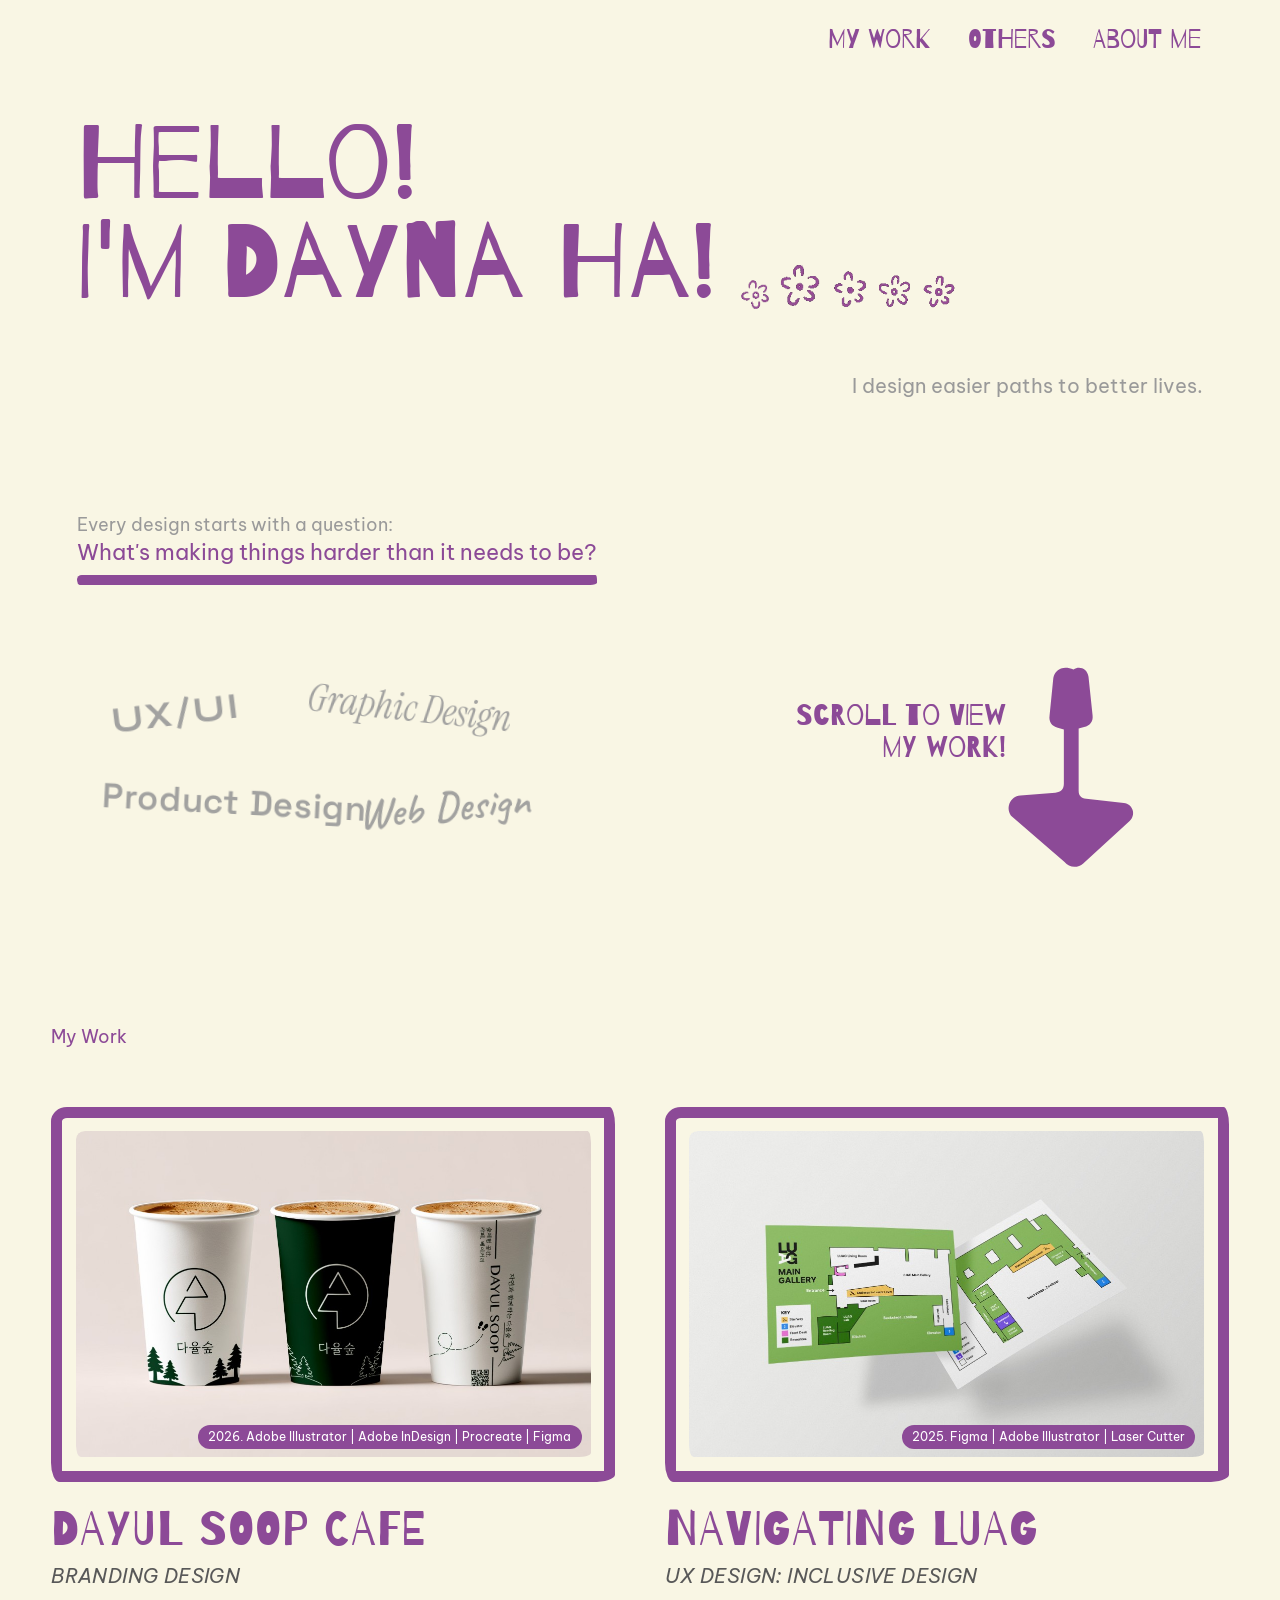
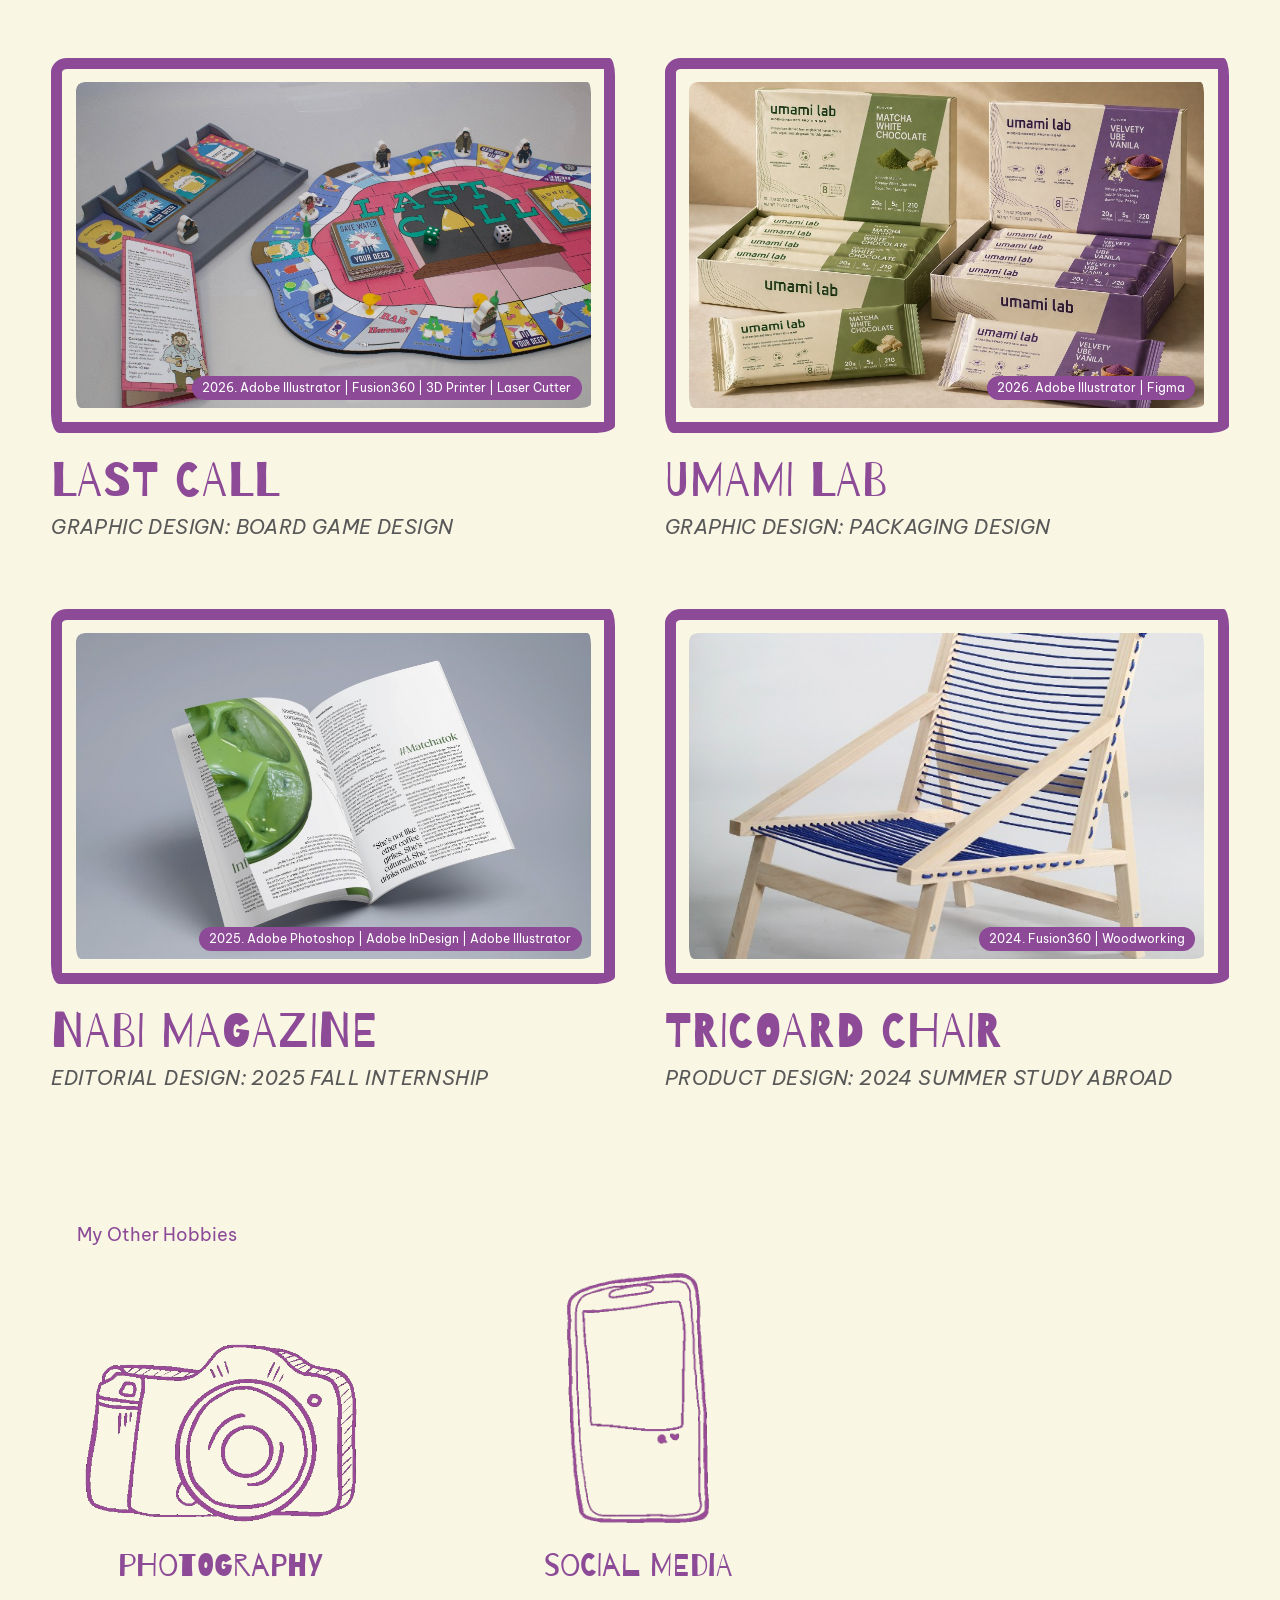
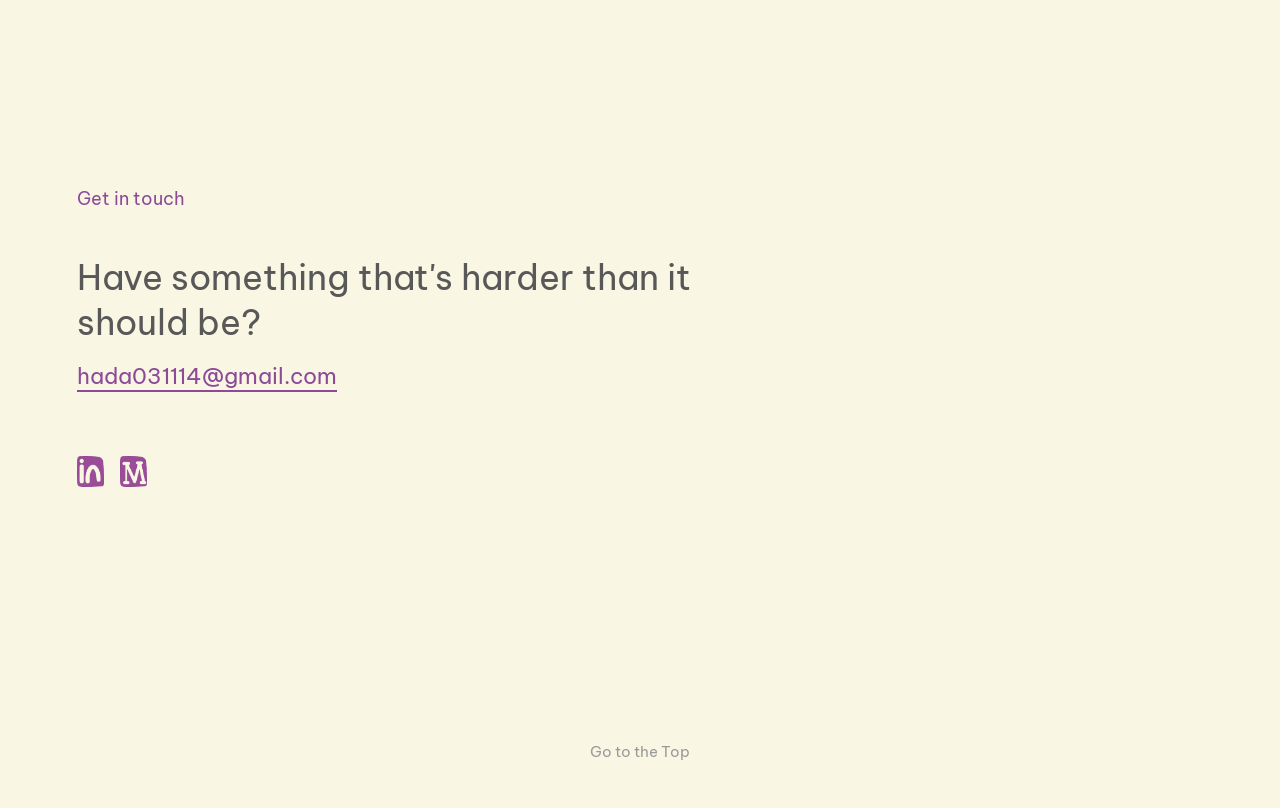
<file: index.html>
<!DOCTYPE html>
<html lang="en">
<head>
<meta charset="UTF-8">
<meta name="viewport" content="width=device-width, initial-scale=1.0">
<title>Dayna Ha Portfolio</title>
<link rel="icon" href="assets/favicon.png?v=flower3" type="image/png">
<link rel="apple-touch-icon" href="assets/favicon.png?v=flower3">
<link rel="preconnect" href="https://fonts.googleapis.com">
<link rel="preconnect" href="https://fonts.gstatic.com" crossorigin>
<link href="https://fonts.googleapis.com/css2?family=Barrio&family=Be+Vietnam+Pro:ital,wght@0,400;0,500;0,600;1,400;1,600;1,700&family=Caveat:wght@500;600&family=Instrument+Serif:ital@0;1&family=Space+Grotesk:wght@500;600&family=Syne:wght@600;700&display=swap" rel="stylesheet">
<link rel="stylesheet" href="style.css?v=paper1">
</head>
<body class="be-vietnam-pro-regular" id="top">

  <nav class="site-nav" aria-label="Primary">
    <a class="site-nav-link barrio-regular" href="#about">My Work</a>
    <a class="site-nav-link barrio-regular" href="#hobbies">Others</a>
    <a class="site-nav-link barrio-regular" href="about.html" id="navAbout">About Me</a>
  </nav>

  <div class="nav-about-cue" id="navAboutCue" aria-hidden="true">
    <svg class="nav-about-cue-arrow" viewBox="0 0 80 130" xmlns="http://www.w3.org/2000/svg" aria-hidden="true">
      <path fill="currentColor" d="M41.5 8c3.2-2.4 8.2-.6 8.8 4.2l2.4 22.8c.4 3.6-1.6 6-5 6.8l-3.2.8v36.6c0 2.8 1.4 4.4 4.4 4.8l22.2 2.4c5.2.6 7.4 6.8 3.4 10.6L47.2 122c-3.2 3-8.4 2.6-11-.8L5.4 94.6c-4.4-4.6-1.4-12.2 4.8-12.6l20.6-1.6c3.4-.2 5-2.2 5-5.2V43.2l-3.6-1c-3.4-.8-5.4-3.6-4.8-7.2L29.6 13c.8-4.6 5.4-7.8 11.9-5z"/>
    </svg>
  </div>

  <!-- ============ HERO ============ -->
  <div class="hero-pin" id="heroPin">
  <section class="hero" id="hero">
    <div class="hero-top">
      <div class="hero-name-wrap">
        <h1 class="hero-name barrio-regular">
          Hello!<br>
          I'm Dayna Ha!
        </h1>
        <div class="hero-flowers" aria-hidden="true">
          <img class="hero-flower" src="assets/hero-flower-1.png" alt="">
          <img class="hero-flower" src="assets/hero-flower-2.png" alt="">
          <img class="hero-flower" src="assets/hero-flower-3.png" alt="">
          <img class="hero-flower" src="assets/hero-flower-4.png" alt="">
          <img class="hero-flower" src="assets/hero-flower-5.png" alt="">
        </div>
      </div>
      <p class="hero-tagline" id="heroTagline">I design easier paths to better lives.</p>
    </div>

    <div class="hero-question">
      <p class="hero-question-label">Every design starts with a question:</p>
      <p class="hero-question-main">What's making things harder than it needs to <span class="hero-stroke">be?</span></p>
    </div>

    <div class="discipline-scatter" id="disciplines" aria-label="Design disciplines">
      <p class="discipline discipline--ux">UX/UI</p>
      <p class="discipline discipline--graphic">Graphic Design</p>
      <p class="discipline discipline--product">Product Design</p>
      <p class="discipline discipline--web">Web Design</p>
    </div>

    <div class="scroll-cue" id="scrollCue" aria-hidden="true">
      <p class="scroll-cue-label barrio-regular">Scroll to view<br>my work!</p>
      <svg class="scroll-cue-arrow" viewBox="0 0 80 130" xmlns="http://www.w3.org/2000/svg" aria-hidden="true">
        <path fill="currentColor" d="M41.5 8c3.2-2.4 8.2-.6 8.8 4.2l2.4 22.8c.4 3.6-1.6 6-5 6.8l-3.2.8v36.6c0 2.8 1.4 4.4 4.4 4.8l22.2 2.4c5.2.6 7.4 6.8 3.4 10.6L47.2 122c-3.2 3-8.4 2.6-11-.8L5.4 94.6c-4.4-4.6-1.4-12.2 4.8-12.6l20.6-1.6c3.4-.2 5-2.2 5-5.2V43.2l-3.6-1c-3.4-.8-5.4-3.6-4.8-7.2L29.6 13c.8-4.6 5.4-7.8 11.9-5z"/>
      </svg>
    </div>
  </section>
  </div>

  <!-- ============ ABOUT ============ -->
  <section class="panel panel-about" id="about">
    <div class="about-blocks" id="aboutBlocks" aria-hidden="true">
      <div class="block gray" data-tilt="12"></div>
      <div class="block gray" data-tilt="24"></div>
      <div class="block gray" data-tilt="0"></div>
      <div class="block gray" data-tilt="0"></div>
      <div class="block gray" data-tilt="-20"></div>
      <div class="block gray" data-tilt="0"></div>
    </div>

    <div class="panel-inner">
      <span class="panel-index">My Work</span>
      <div class="work-feature-grid">
      <a class="work-feature-link" href="dayul-soop.html">
        <div class="work-feature-frame">
          <div class="work-feature-clip">
            <div class="work-feature-media">
            <img
              class="work-feature-image work-feature-image--dayul"
              src="assets/dayul-soop.jpg"
              alt="Dayul Soop cafe branding — three coffee cup mockups with forest green and white designs"
            >
            </div>
            <span class="work-feature-meta be-vietnam-pro-regular">2026. Adobe Illustrator | Adobe InDesign | Procreate | Figma</span>
          </div>
          <div class="work-feature-caption">
            <span class="work-feature-name">Dayul soop cafe</span>
            <span class="work-feature-title">BRANDING DESIGN</span>
          </div>
        </div>
      </a>
      <a class="work-feature-link" href="luag.html">
        <div class="work-feature-frame">
          <div class="work-feature-clip">
            <div class="work-feature-media">
            <img
              class="work-feature-image"
              src="assets/luag-main-gallery.png"
              alt="LUAG Main Gallery floor map — wayfinding and room layout"
            >
            </div>
            <span class="work-feature-meta be-vietnam-pro-regular">2025. Figma | Adobe Illustrator | Laser Cutter</span>
          </div>
          <div class="work-feature-caption">
            <span class="work-feature-name">NAVIGATING LUAG</span>
            <span class="work-feature-title">UX DESIGN: INCLUSIVE DESIGN</span>
          </div>
        </div>
      </a>
      <a class="work-feature-link" href="last-call.html">
        <div class="work-feature-frame">
          <div class="work-feature-clip">
            <div class="work-feature-media">
            <img
              class="work-feature-image"
              src="assets/last-call.png"
              alt="Last Call board game — board, cards, pawns, and how-to-play guide"
            >
            </div>
            <span class="work-feature-meta be-vietnam-pro-regular">2026. Adobe Illustrator | Fusion360 | 3D Printer | Laser Cutter</span>
          </div>
          <div class="work-feature-caption">
            <span class="work-feature-name">LAST CALL</span>
            <span class="work-feature-title">GRAPHIC DESIGN: BOARD GAME DESIGN</span>
          </div>
        </div>
      </a>
      <a class="work-feature-link" href="umami-lab.html">
        <div class="work-feature-frame">
          <div class="work-feature-clip">
            <div class="work-feature-media">
            <img
              class="work-feature-image"
              src="assets/umami-lab.png"
              alt="Umami Lab bioengineered protein bars — Matcha White Chocolate and Velvety Ube Vanilla"
            >
            </div>
            <span class="work-feature-meta be-vietnam-pro-regular">2026. Adobe Illustrator | Figma</span>
          </div>
          <div class="work-feature-caption">
            <span class="work-feature-name">UMAMI LAB</span>
            <span class="work-feature-title">GRAPHIC DESIGN: PACKAGING DESIGN</span>
          </div>
        </div>
      </a>
      <a class="work-feature-link" href="matchatok.html">
        <div class="work-feature-frame">
          <div class="work-feature-clip">
            <div class="work-feature-media">
            <img
              class="work-feature-image"
              src="assets/matchatok-magazine.png"
              alt="#Matchatok magazine spread — editorial design on American matcha culture"
            >
            </div>
            <span class="work-feature-meta be-vietnam-pro-regular">2025. Adobe Photoshop | Adobe InDesign | Adobe Illustrator</span>
          </div>
          <div class="work-feature-caption">
            <span class="work-feature-name">NABI Magazine</span>
            <span class="work-feature-title">EDITORIAL DESIGN: 2025 FALL INTERNSHIP</span>
          </div>
        </div>
      </a>
      <a class="work-feature-link" href="lounge-chair.html">
        <div class="work-feature-frame">
          <div class="work-feature-clip">
            <div class="work-feature-media">
            <img
              class="work-feature-image"
              src="assets/lounge-chair.png"
              alt="Minimalist lounge chair — light wood frame with blue cord seat and backrest"
            >
            </div>
            <span class="work-feature-meta be-vietnam-pro-regular">2024. Fusion360 | Woodworking</span>
          </div>
          <div class="work-feature-caption">
            <span class="work-feature-name">Tricoard Chair</span>
            <span class="work-feature-title">PRODUCT DESIGN: 2024 SUMMER STUDY ABROAD</span>
          </div>
        </div>
      </a>
      </div>
    </div>
  </section>

  <!-- ============ HOBBIES ============ -->
  <section class="panel panel-hobbies" id="hobbies">
    <div class="panel-inner hobbies-inner">
      <span class="panel-index">My Other Hobbies</span>
      <div class="hobby-doodles">
        <a class="hobby-link" href="photography.html">
          <figure class="hobby-item">
            <img
              class="hobby-camera"
              src="assets/hobby-camera.png?v=newcam"
              alt=""
            >
            <figcaption class="hobby-label barrio-regular">photography</figcaption>
          </figure>
        </a>
        <a class="hobby-link" href="social-media.html">
          <figure class="hobby-item">
            <img
              class="hobby-phone"
              src="assets/hobby-phone.png?v=1"
              alt=""
            >
            <figcaption class="hobby-label barrio-regular">social media</figcaption>
          </figure>
        </a>
      </div>
    </div>
  </section>

  <!-- ============ CONTACT ============ -->
  <section class="panel panel-contact" id="contact">
    <div class="panel-inner">
      <span class="panel-index">Get in touch</span>
      <h2>Have something that's harder than it should be?</h2>
      <a class="contact-link" href="mailto:hada031114@gmail.com">hada031114@gmail.com</a>
      <div class="contact-socials">
        <a class="contact-social" href="https://www.linkedin.com/in/daynaha" target="_blank" rel="noopener noreferrer" aria-label="LinkedIn" data-label="LinkedIn">
          <img src="assets/linkedin-icon.png?v=noblack1" alt="" width="355" height="398">
        </a>
        <a class="contact-social" href="https://medium.com/@daynaha" target="_blank" rel="noopener noreferrer" aria-label="Medium" data-label="Medium">
          <img src="assets/medium-icon.png" alt="" width="354" height="398">
        </a>
      </div>
    </div>
  </section>

  <a class="to-top be-vietnam-pro-regular" href="#top" id="toTop">Go to the Top</a>

  <script src="script.js?v=totop1"></script>
</body>
</html>
</file>
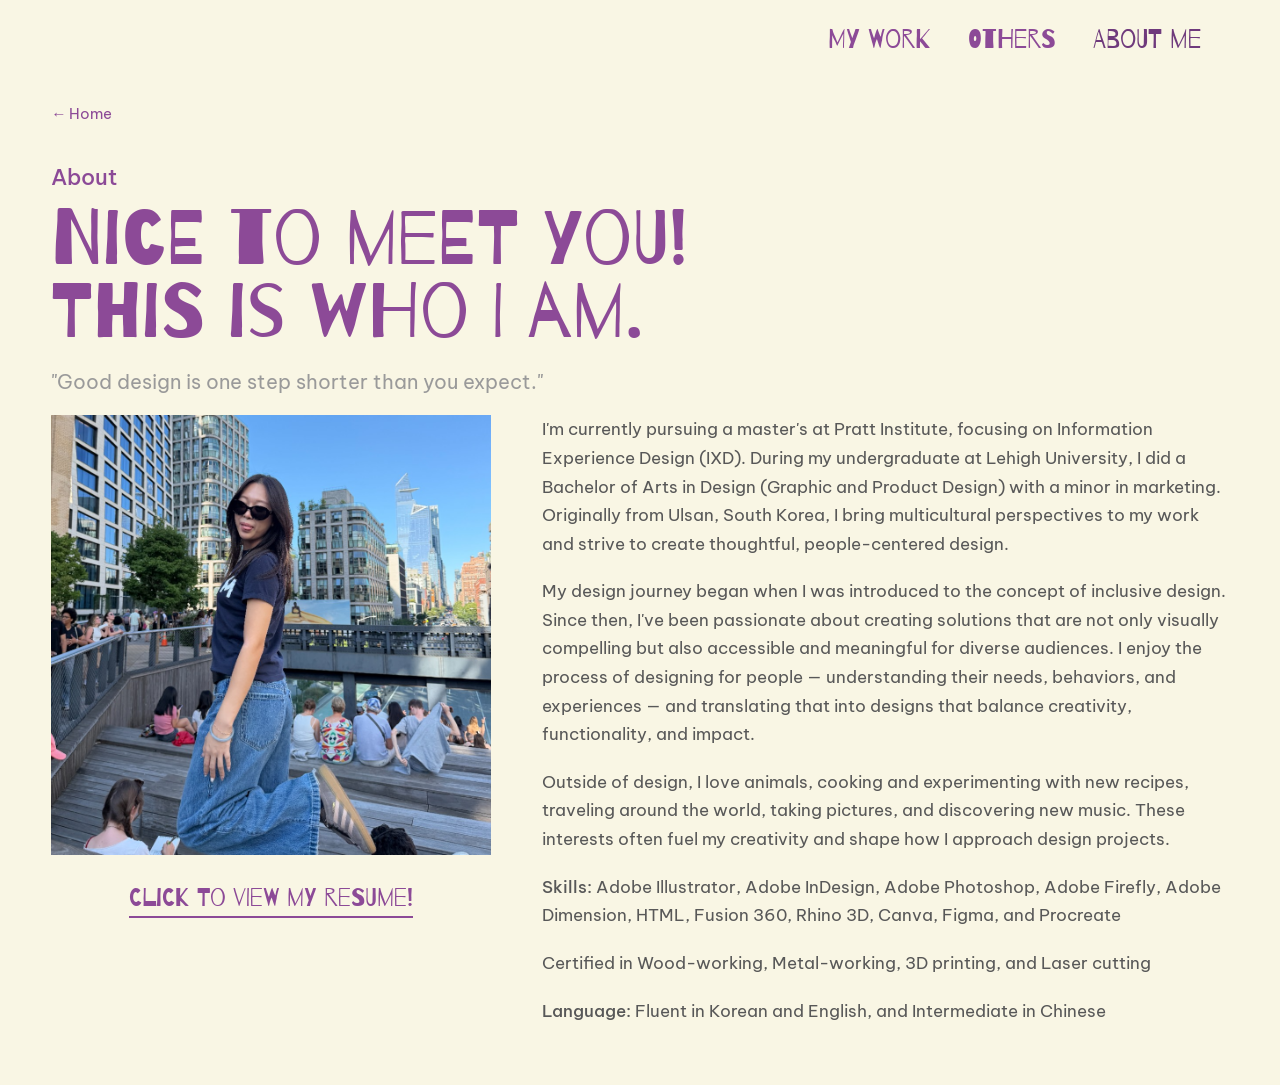
<file: about.html>
<!DOCTYPE html>
<html lang="en">
<head>
<meta charset="UTF-8">
<meta name="viewport" content="width=device-width, initial-scale=1.0">
<title>About — Dayna Ha</title>
<link rel="icon" href="assets/favicon.png?v=flower3" type="image/png">
<link rel="apple-touch-icon" href="assets/favicon.png?v=flower3">
<link rel="preconnect" href="https://fonts.googleapis.com">
<link rel="preconnect" href="https://fonts.gstatic.com" crossorigin>
<link href="https://fonts.googleapis.com/css2?family=Barrio&family=Be+Vietnam+Pro:wght@400;500&display=swap" rel="stylesheet">
<link rel="stylesheet" href="style.css?v=paper3">
</head>
<body class="be-vietnam-pro-regular project-page is-about-page">

  <nav class="site-nav" aria-label="Primary">
    <a class="site-nav-link barrio-regular" href="index.html#about">My Work</a>
    <a class="site-nav-link barrio-regular" href="index.html#hobbies">Others</a>
    <a class="site-nav-link barrio-regular" href="about.html" id="navAbout" aria-current="page">About Me</a>
  </nav>

  <main class="project about-page">
    <a class="project-back" href="index.html">← Home</a>
    <span class="project-index">About</span>
    <h1 class="project-title barrio-regular about-name">Nice to meet you!<br>This is who I am.</h1>
    <p class="about-tagline">"Good design is one step shorter than you expect."</p>

    <div class="about-layout">
      <figure class="about-photo">
        <div class="about-photo-frame">
          <img
            class="about-photo-image"
            src="assets/about-me.png"
            alt="Dayna Ha on a sunny day in New York City"
          >
        </div>
        <button class="about-resume barrio-regular" type="button" id="resumePreviewOpen" data-resume-src="assets/Dayna_HA_Resume.pdf?v=3">Click to view my resume!</button>
      </figure>

      <div class="project-body about-copy">
        <p>
          I'm currently pursuing a master's at Pratt Institute, focusing on Information
          Experience Design (IXD). During my undergraduate at Lehigh University, I did a
          Bachelor of Arts in Design (Graphic and Product Design) with a minor in
          marketing. Originally from Ulsan, South Korea, I bring multicultural
          perspectives to my work and strive to create thoughtful, people-centered design.
        </p>
        <p>
          My design journey began when I was introduced to the concept of inclusive design.
          Since then, I've been passionate about creating solutions that are not only
          visually compelling but also accessible and meaningful for diverse audiences.
          I enjoy the process of designing for people — understanding their needs,
          behaviors, and experiences — and translating that into designs that balance
          creativity, functionality, and impact.
        </p>
        <p>
          Outside of design, I love animals, cooking and experimenting with new recipes, 
          traveling around the world, taking pictures, and discovering new music. These 
          interests often fuel my creativity and shape how I approach design projects.
        </p>
        <p>
          <strong>Skills:</strong> Adobe Illustrator, Adobe InDesign, Adobe Photoshop,
          Adobe Firefly, Adobe Dimension, HTML, Fusion 360, Rhino 3D, Canva, Figma, and
          Procreate
        </p>
        <p>
          Certified in Wood-working, Metal-working, 3D printing, and Laser cutting
        </p>
        <p>
          <strong>Language:</strong> Fluent in Korean and English, and Intermediate in Chinese
        </p>
      </div>
    </div>
  </main>

  <div class="resume-preview" id="resumePreview" aria-hidden="true">
    <div class="resume-preview-backdrop" data-resume-close></div>
    <div class="resume-preview-dialog" role="dialog" aria-modal="true" aria-labelledby="resumePreviewTitle">
      <div class="resume-preview-bar">
        <h2 class="resume-preview-title barrio-regular" id="resumePreviewTitle">Resume preview</h2>
        <div class="resume-preview-actions">
          <a class="resume-preview-open be-vietnam-pro-regular" href="assets/Dayna_HA_Resume.pdf?v=3" target="_blank" rel="noopener">Open PDF</a>
          <button class="resume-preview-close be-vietnam-pro-regular" type="button" data-resume-close aria-label="Close preview">Close</button>
        </div>
      </div>
      <iframe
        class="resume-preview-frame"
        id="resumePreviewFrame"
        title="Dayna Ha resume preview"
      ></iframe>
    </div>
  </div>

  <script src="script.js?v=nodoodles"></script>
</body>
</html>
</file>
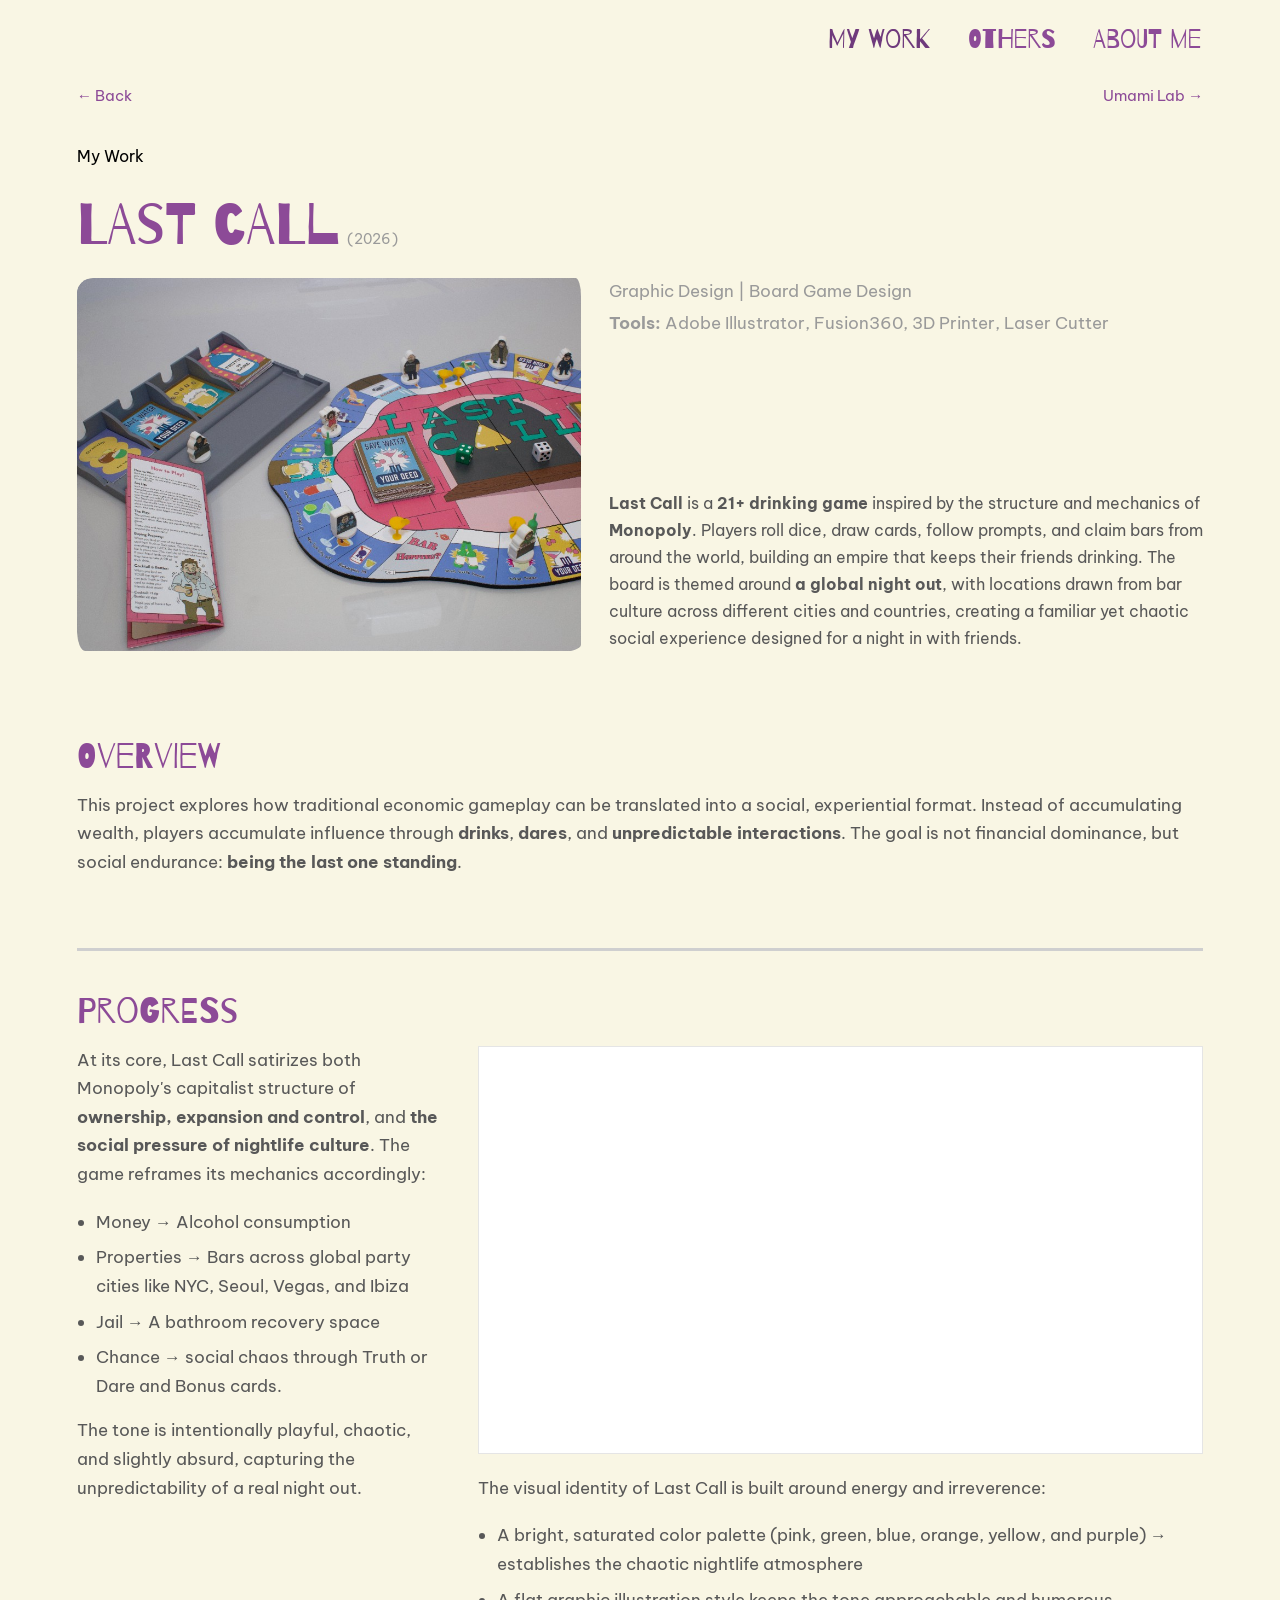
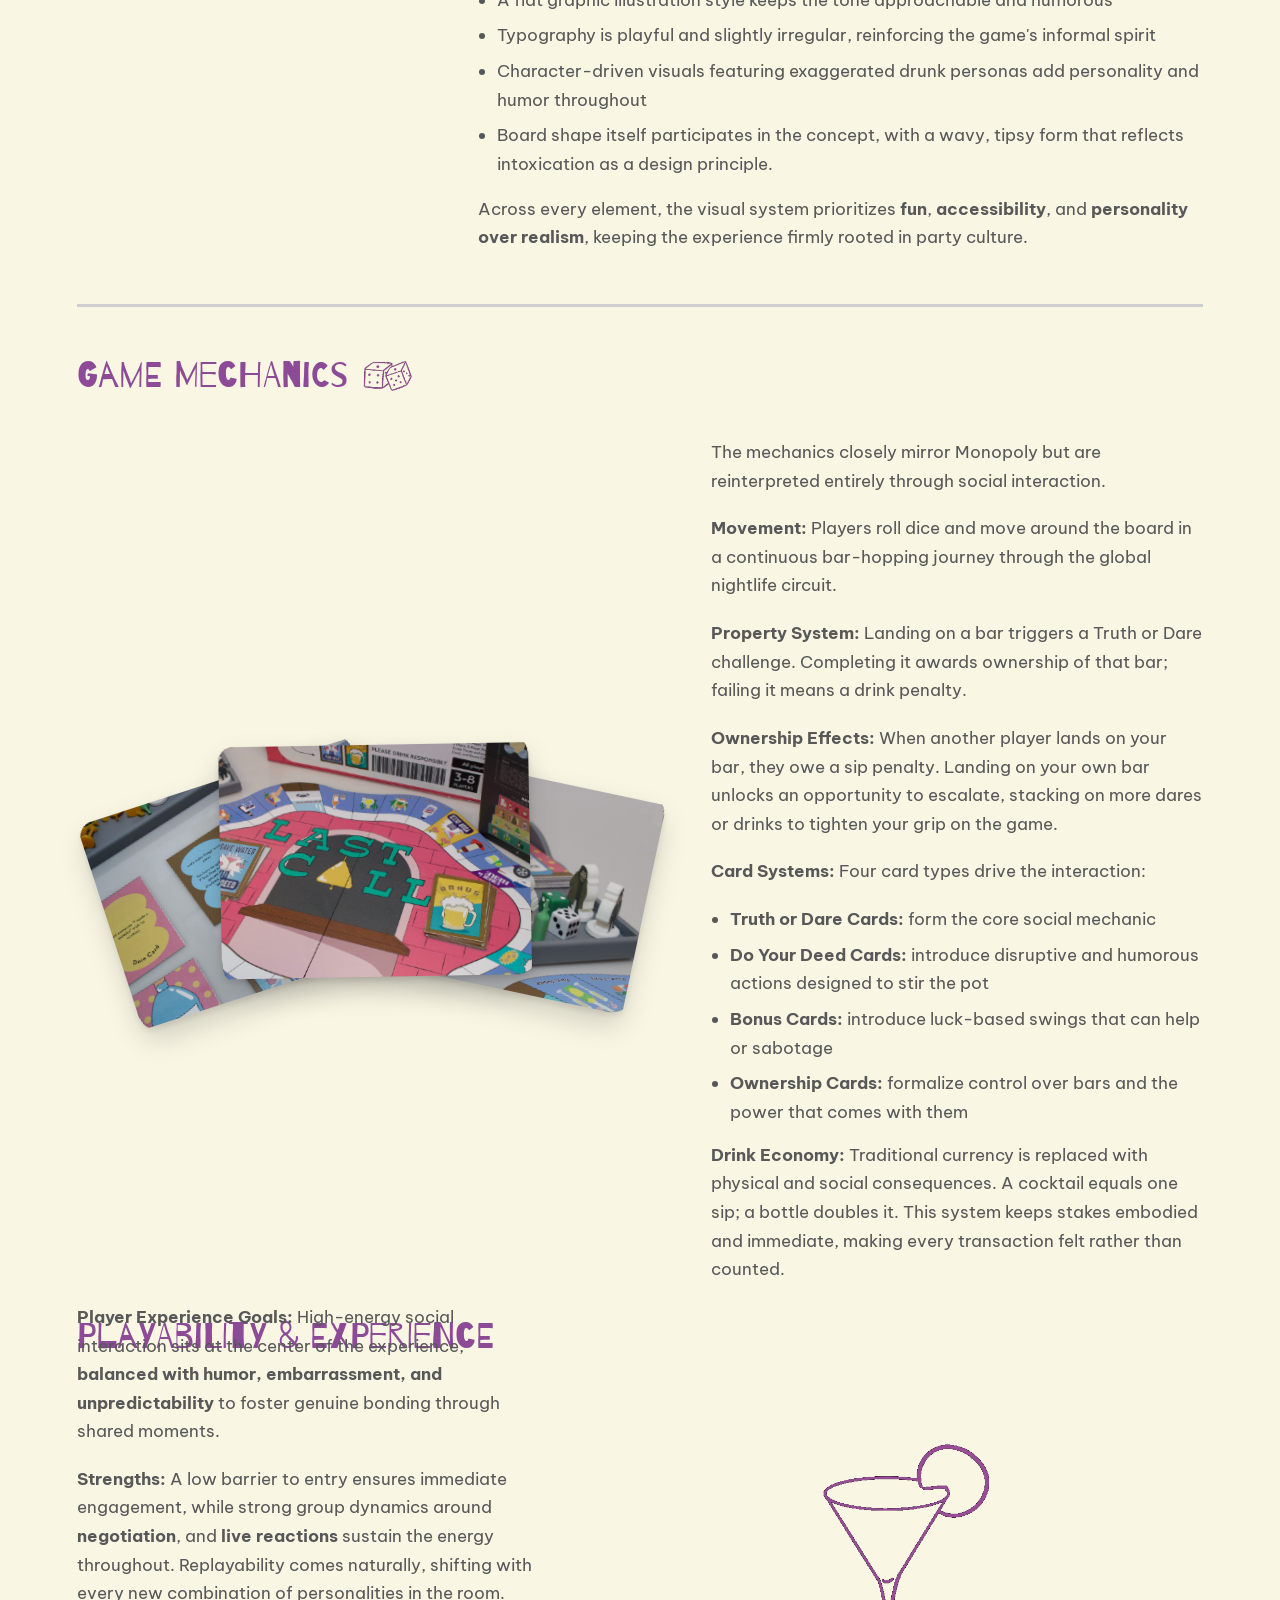
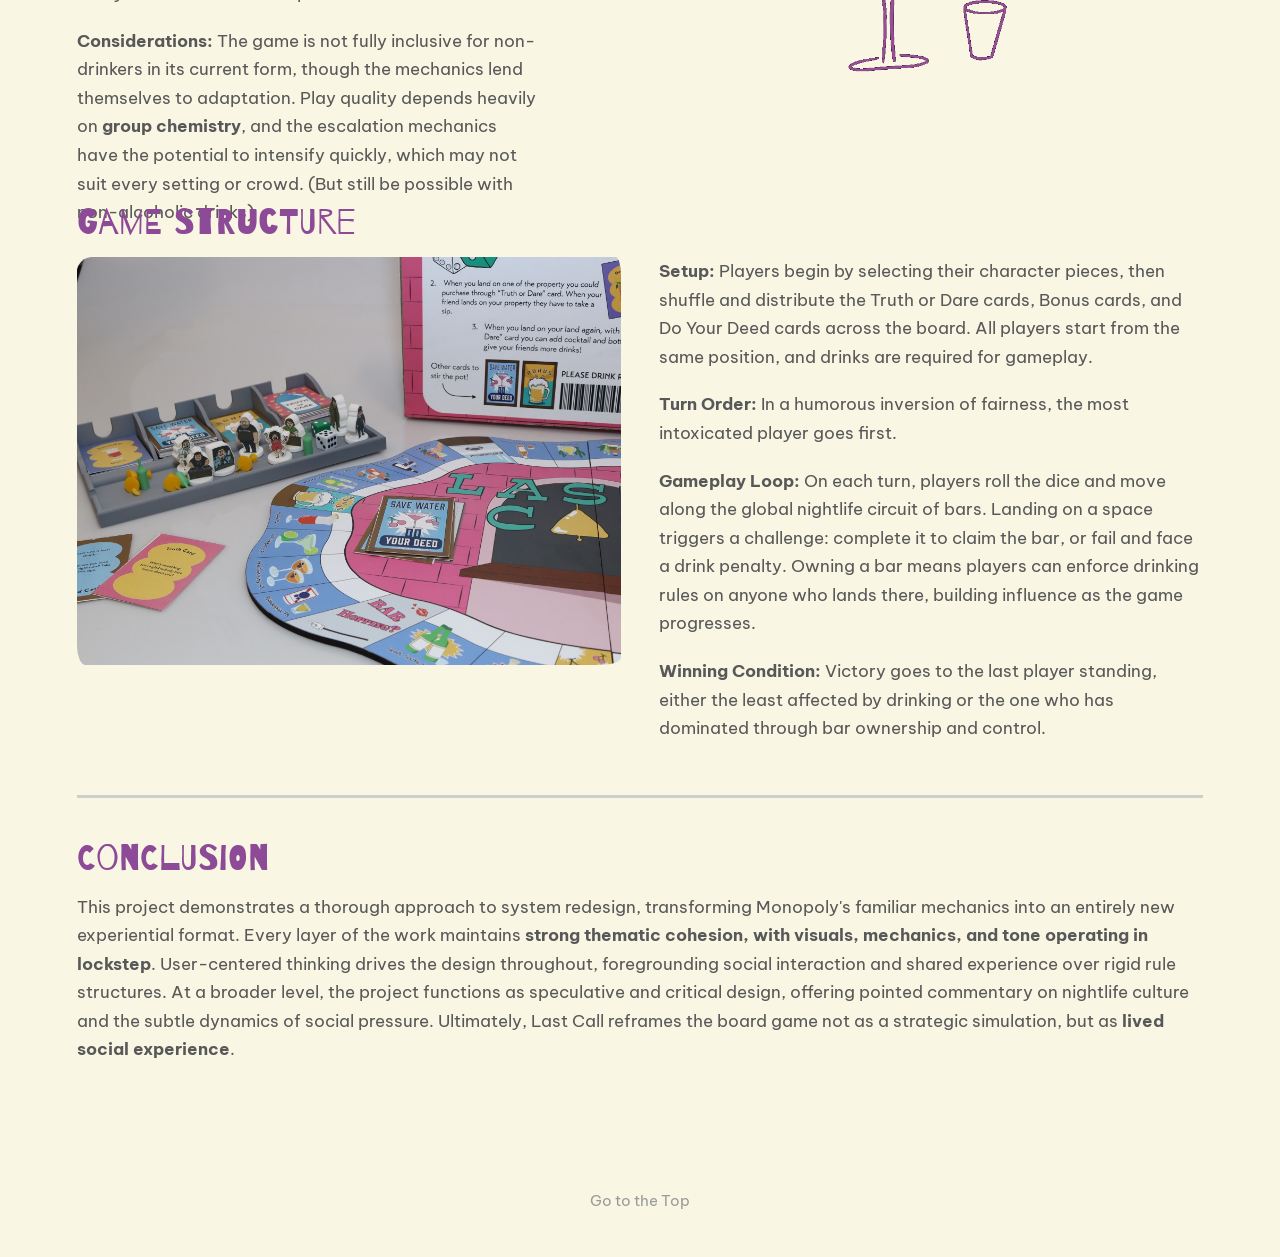
<file: last-call.html>
<!DOCTYPE html>
<html lang="en">
<head>
<meta charset="UTF-8">
<meta name="viewport" content="width=device-width, initial-scale=1.0">
<title>Last Call — Dayna Ha</title>
<link rel="icon" href="assets/favicon.png?v=flower3" type="image/png">
<link rel="apple-touch-icon" href="assets/favicon.png?v=flower3">
<link rel="preconnect" href="https://fonts.googleapis.com">
<link rel="preconnect" href="https://fonts.gstatic.com" crossorigin>
<link href="https://fonts.googleapis.com/css2?family=Barrio&family=Be+Vietnam+Pro:wght@400;500;600;700&display=swap" rel="stylesheet">
<link rel="stylesheet" href="style.css?v=lastcallcards47">
</head>
<body class="be-vietnam-pro-regular project-page" id="pageTop">

  <nav class="site-nav" aria-label="Primary">
    <a class="site-nav-link barrio-regular" href="index.html#about" aria-current="page">My Work</a>
    <a class="site-nav-link barrio-regular" href="index.html#hobbies">Others</a>
    <a class="site-nav-link barrio-regular" href="about.html" id="navAbout">About Me</a>
  </nav>

  <main class="project luag-page">
    <div class="project-nav">
      <a class="project-back" href="index.html#about">← Back</a>
      <a class="project-next" href="umami-lab.html">Umami Lab →</a>
    </div>

    <section id="introduction" class="case-section luag-intro">
      <span class="project-index">My Work</span>
      <h1 class="project-title barrio-regular">LAST CALL <span class="project-year be-vietnam-pro-regular">(2026)</span></h1>
      <div class="luag-hero-stage luag-hero-stage--lastcall">
        <div class="luag-hero-panel luag-hero-panel--lastcall">
          <img
            src="assets/last-call.png"
            alt="Last Call board game — board, cards, pawns, and how-to-play guide"
          >
        </div>
        <div class="luag-hero-copy">
          <div class="project-summary be-vietnam-pro-regular">
            <p>Graphic Design | Board Game Design</p>
            <p><strong>Tools:</strong> Adobe Illustrator, Fusion360, 3D Printer, Laser Cutter</p>
          </div>
          <div class="project-body">
            <p><span class="lastcall-em">Last Call</span> is a <span class="lastcall-em">21+ drinking game</span> inspired by the structure and mechanics of <span class="lastcall-em">Monopoly</span>. Players roll dice, draw cards, follow prompts, and claim bars from around the world, building an empire that keeps their friends drinking. The board is themed around <span class="lastcall-em">a global night out</span>, with locations drawn from bar culture across different cities and countries, creating a familiar yet chaotic social experience designed for a night in with friends.</p>
          </div>
        </div>
      </div>
    </section>

    <section id="overview" class="case-section lastcall-overview">
      <h2 class="project-subhead barrio-regular">Overview</h2>
      <div class="project-body lastcall-overview-body">
        <p>This project explores how traditional economic gameplay can be translated into a social, experiential format. Instead of accumulating wealth, players accumulate influence through <span class="lastcall-em">drinks</span>, <span class="lastcall-em">dares</span>, and <span class="lastcall-em">unpredictable interactions</span>. The goal is not financial dominance, but social endurance: <span class="lastcall-em">being the last one standing</span>.</p>
      </div>
    </section>

    <section id="progress" class="case-section lastcall-progress">
      <h2 class="project-subhead barrio-regular">Progress</h2>
      <div class="lastcall-progress-row">
        <div class="project-body lastcall-progress-body">
          <p>At its core, Last Call satirizes both Monopoly's capitalist structure of <span class="lastcall-em">ownership, expansion and control</span>, and <span class="lastcall-em">the social pressure of nightlife culture</span>. The game reframes its mechanics accordingly:</p>
          <ul class="luag-list">
            <li>Money → Alcohol consumption</li>
            <li>Properties → Bars across global party cities like NYC, Seoul, Vegas, and Ibiza</li>
            <li>Jail → A bathroom recovery space</li>
            <li>Chance → social chaos through Truth or Dare and Bonus cards.</li>
          </ul>
          <p>The tone is intentionally playful, chaotic, and slightly absurd, capturing the unpredictability of a real night out.</p>
        </div>
        <div class="lastcall-progress-visual">
          <div class="lastcall-figma-embed">
            <iframe
              title="Last Call Figma board"
              src="https://embed.figma.com/board/CtvPTqfg4OsCJbaB1mRmtY/Untitled?node-id=0-1&embed-host=share"
              allowfullscreen
            ></iframe>
          </div>
          <div class="project-body lastcall-visual-body">
            <p>The visual identity of Last Call is built around energy and irreverence:</p>
            <ul class="luag-list">
              <li>A bright, saturated color palette (pink, green, blue, orange, yellow, and purple) → establishes the chaotic nightlife atmosphere</li>
              <li>A flat graphic illustration style keeps the tone approachable and humorous</li>
              <li>Typography is playful and slightly irregular, reinforcing the game's informal spirit</li>
              <li>Character-driven visuals featuring exaggerated drunk personas add personality and humor throughout</li>
              <li>Board shape itself participates in the concept, with a wavy, tipsy form that reflects intoxication as a design principle.</li>
            </ul>
            <p>Across every element, the visual system prioritizes <span class="lastcall-em">fun</span>, <span class="lastcall-em">accessibility</span>, and <span class="lastcall-em">personality over realism</span>, keeping the experience firmly rooted in party culture.</p>
          </div>
        </div>
      </div>
    </section>

    <section id="game-mechanics" class="case-section lastcall-mechanics">
      <div class="lastcall-mechanics-title-row">
        <h2 class="project-subhead barrio-regular">Game Mechanics</h2>
        <img
          class="lastcall-mechanics-dice"
          src="assets/lastcall-dice.png"
          alt=""
          aria-hidden="true"
        >
      </div>
      <div class="lastcall-mechanics-row">
        <div class="lastcall-cardstack" data-lastcall-cardstack>
          <figure class="lastcall-cardstack-card lastcall-cardstack-card--left">
            <img
              src="assets/lastcall-mech-1.jpg"
              alt="Last Call deed, dare, and bonus cards spread on a table"
            >
          </figure>
          <figure class="lastcall-cardstack-card lastcall-cardstack-card--right">
            <img
              src="assets/lastcall-mech-2.jpg"
              alt="Last Call game pieces, dice, and Truth or Dare card stack in tray"
            >
          </figure>
          <figure class="lastcall-cardstack-card lastcall-cardstack-card--center">
            <img
              src="assets/lastcall-mech-3.jpg"
              alt="Last Call board with Save Water and Bonus card piles"
            >
          </figure>
        </div>
        <div class="project-body lastcall-mechanics-copy">
          <p>The mechanics closely mirror Monopoly but are reinterpreted entirely through social interaction.</p>
          <p><span class="lastcall-em">Movement:</span> Players roll dice and move around the board in a continuous bar-hopping journey through the global nightlife circuit.</p>
          <p><span class="lastcall-em">Property System:</span> Landing on a bar triggers a Truth or Dare challenge. Completing it awards ownership of that bar; failing it means a drink penalty.</p>
          <p><span class="lastcall-em">Ownership Effects:</span> When another player lands on your bar, they owe a sip penalty. Landing on your own bar unlocks an opportunity to escalate, stacking on more dares or drinks to tighten your grip on the game.</p>
          <p><span class="lastcall-em">Card Systems:</span> Four card types drive the interaction:</p>
          <ul class="luag-list">
            <li><span class="lastcall-em">Truth or Dare Cards:</span> form the core social mechanic</li>
            <li><span class="lastcall-em">Do Your Deed Cards:</span> introduce disruptive and humorous actions designed to stir the pot</li>
            <li><span class="lastcall-em">Bonus Cards:</span> introduce luck-based swings that can help or sabotage</li>
            <li><span class="lastcall-em">Ownership Cards:</span> formalize control over bars and the power that comes with them</li>
          </ul>
          <p><span class="lastcall-em">Drink Economy:</span> Traditional currency is replaced with physical and social consequences. A cocktail equals one sip; a bottle doubles it. This system keeps stakes embodied and immediate, making every transaction felt rather than counted.</p>
        </div>
      </div>
    </section>

    <section id="playability" class="case-section lastcall-playability">
      <h2 class="project-subhead barrio-regular">Playability &amp; Experience</h2>
      <div class="lastcall-playability-row">
        <div class="project-body lastcall-playability-body">
          <p><span class="lastcall-em">Player Experience Goals:</span> High-energy social interaction sits at the center of the experience, <span class="lastcall-em">balanced with humor, embarrassment, and unpredictability</span> to foster genuine bonding through shared moments.</p>
          <p><span class="lastcall-em">Strengths:</span> A low barrier to entry ensures immediate engagement, while strong group dynamics around <span class="lastcall-em">negotiation</span>, and <span class="lastcall-em">live reactions</span> sustain the energy throughout. Replayability comes naturally, shifting with every new combination of personalities in the room.</p>
          <p><span class="lastcall-em">Considerations:</span> The game is not fully inclusive for non-drinkers in its current form, though the mechanics lend themselves to adaptation. Play quality depends heavily on <span class="lastcall-em">group chemistry</span>, and the escalation mechanics have the potential to intensify quickly, which may not suit every setting or crowd. (But still be possible with non-alcoholic drinks)</p>
        </div>
        <div class="lastcall-playability-icon" tabindex="0" aria-label="Cocktail icon">
          <img
            class="lastcall-playability-glasses"
            src="assets/lastcall-glasses.png?v=3"
            alt=""
            aria-hidden="true"
          >
          <svg class="lastcall-playability-ask" viewBox="0 0 320 120" aria-hidden="true">
            <defs>
              <path id="lastcallAskArc" d="M 18 88 Q 160 8 302 72" fill="none"/>
            </defs>
            <text class="lastcall-playability-ask-text barrio-regular">
              <textPath href="#lastcallAskArc" startOffset="50%" text-anchor="middle">Do you want some?</textPath>
            </text>
          </svg>
        </div>
      </div>
    </section>

    <section id="game-structure" class="case-section lastcall-structure">
      <h2 class="project-subhead barrio-regular">Game Structure</h2>
      <div class="lastcall-structure-row">
        <figure class="lastcall-structure-media">
          <img
            src="assets/lastcall-structure.jpg"
            alt="Last Call game set — board, cards, character pieces, dice, and organizer tray"
          >
        </figure>
        <div class="project-body lastcall-structure-body">
          <p><span class="lastcall-em">Setup:</span> Players begin by selecting their character pieces, then shuffle and distribute the Truth or Dare cards, Bonus cards, and Do Your Deed cards across the board. All players start from the same position, and drinks are required for gameplay.</p>
          <p><span class="lastcall-em">Turn Order:</span> In a humorous inversion of fairness, the most intoxicated player goes first.</p>
          <p><span class="lastcall-em">Gameplay Loop:</span> On each turn, players roll the dice and move along the global nightlife circuit of bars. Landing on a space triggers a challenge: complete it to claim the bar, or fail and face a drink penalty. Owning a bar means players can enforce drinking rules on anyone who lands there, building influence as the game progresses.</p>
          <p><span class="lastcall-em">Winning Condition:</span> Victory goes to the last player standing, either the least affected by drinking or the one who has dominated through bar ownership and control.</p>
        </div>
      </div>
    </section>

    <section id="conclusion" class="case-section lastcall-conclusion">
      <h2 class="project-subhead barrio-regular">Conclusion</h2>
      <div class="project-body lastcall-conclusion-body">
        <p>This project demonstrates a thorough approach to system redesign, transforming Monopoly's familiar mechanics into an entirely new experiential format. Every layer of the work maintains <span class="lastcall-em">strong thematic cohesion, with visuals, mechanics, and tone operating in lockstep</span>. User-centered thinking drives the design throughout, foregrounding social interaction and shared experience over rigid rule structures. At a broader level, the project functions as speculative and critical design, offering pointed commentary on nightlife culture and the subtle dynamics of social pressure. Ultimately, Last Call reframes the board game not as a strategic simulation, but as <span class="lastcall-em">lived social experience</span>.</p>
      </div>
    </section>
  </main>

  <a class="to-top be-vietnam-pro-regular" href="#pageTop" id="toTop">Go to the Top</a>

  <script src="script.js?v=lastcallcards2"></script>
</body>
</html>
</file>
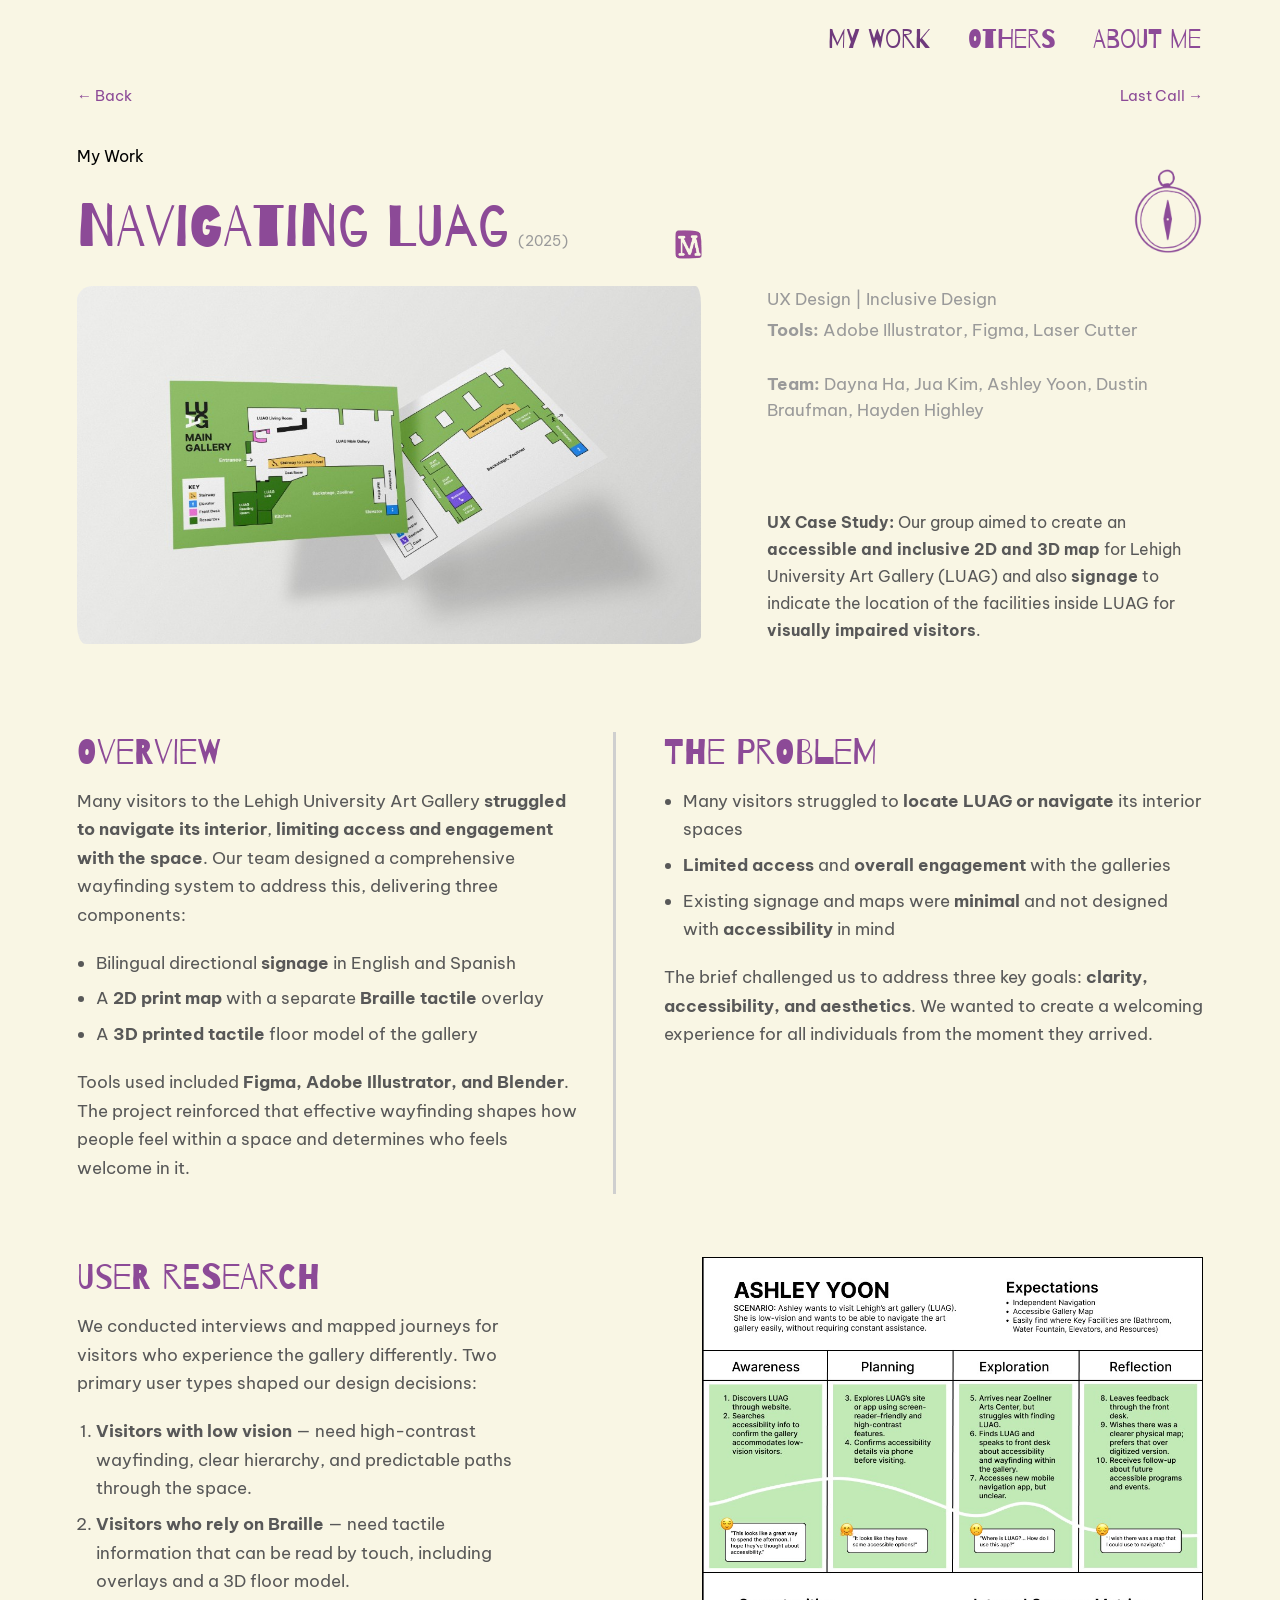
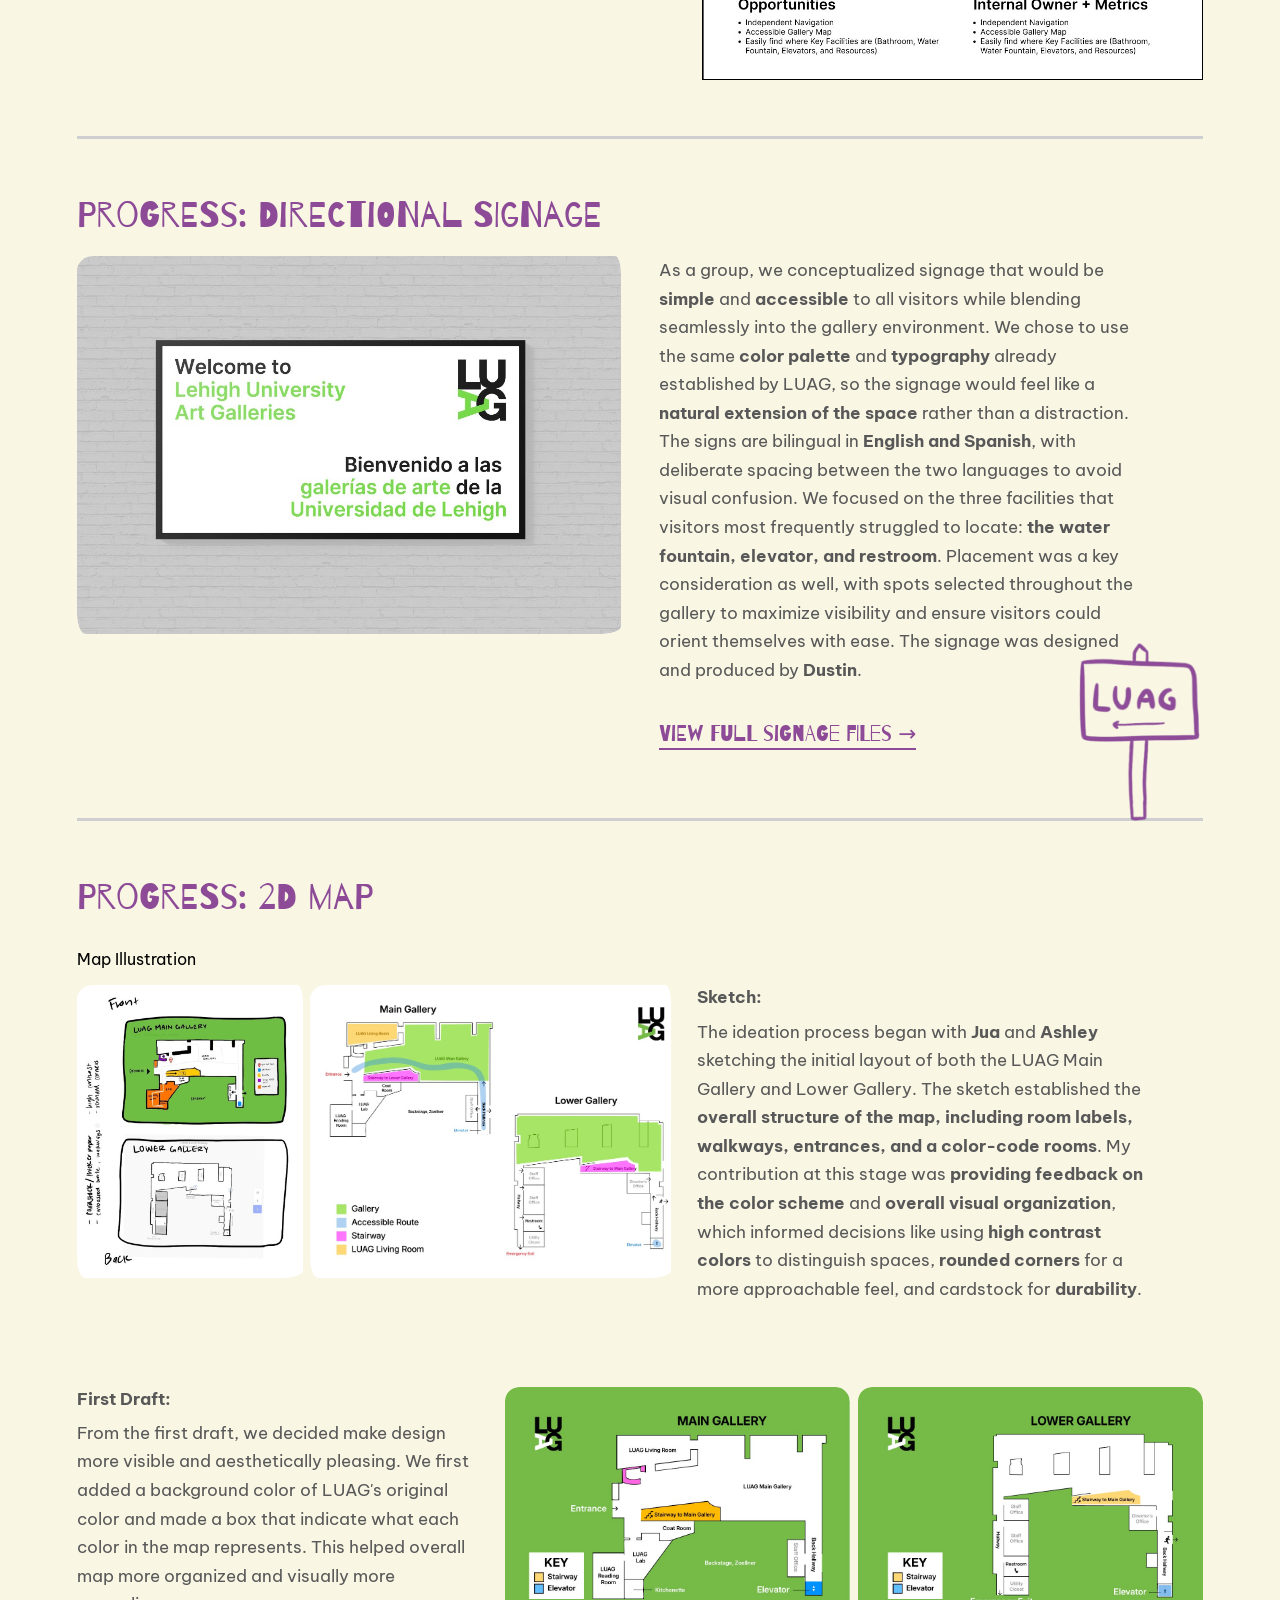
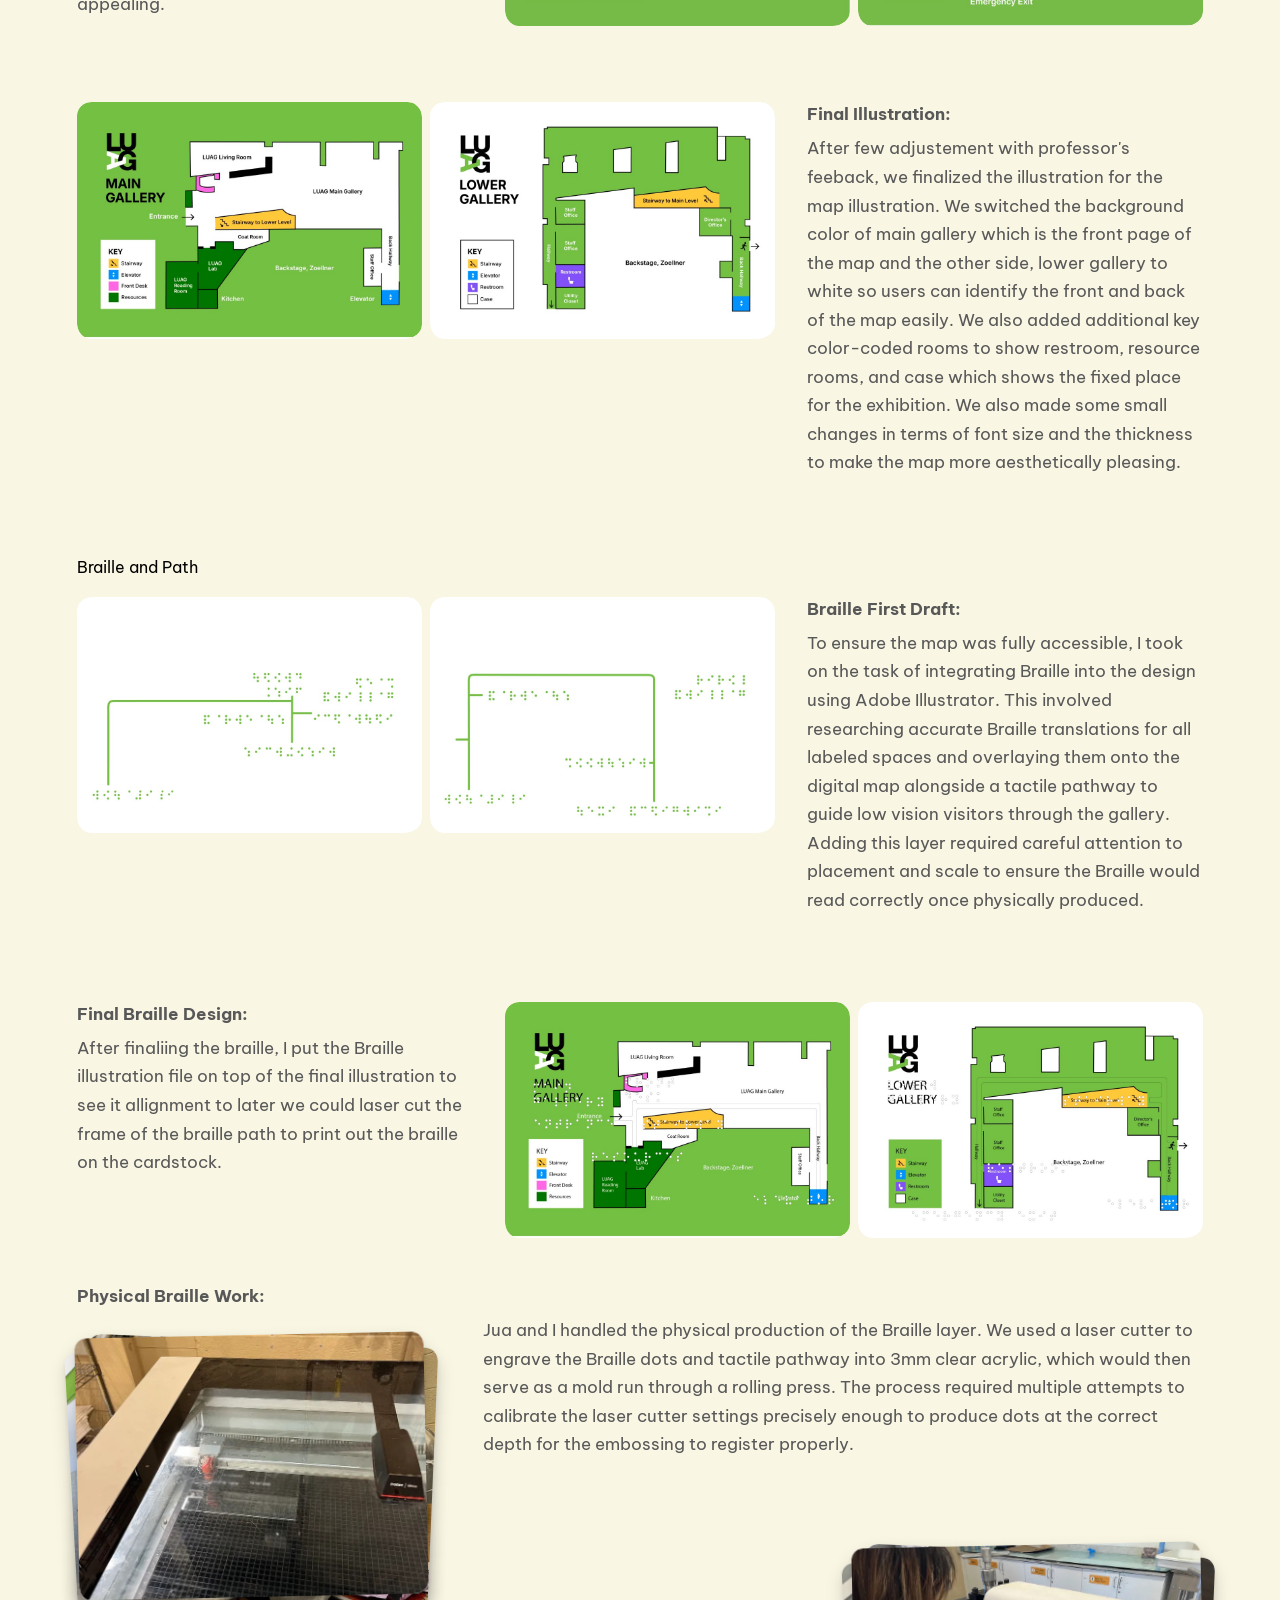
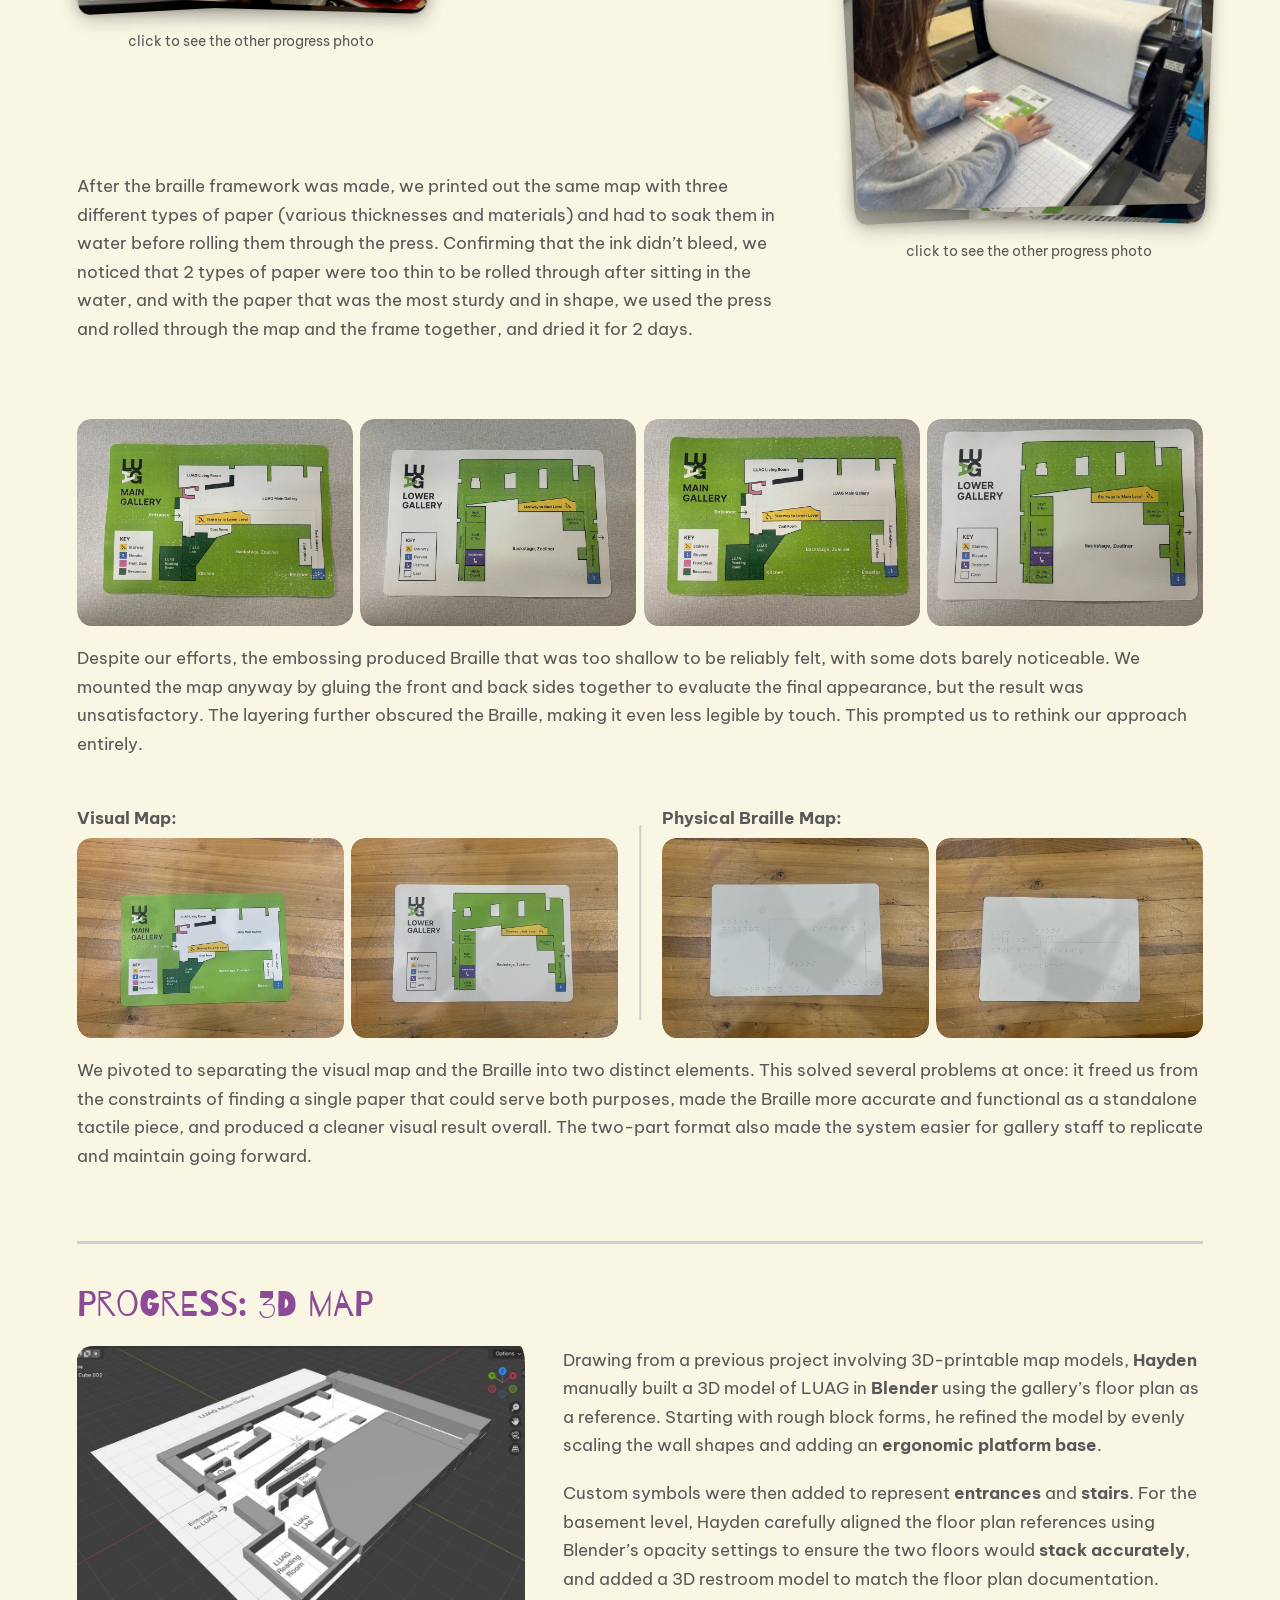
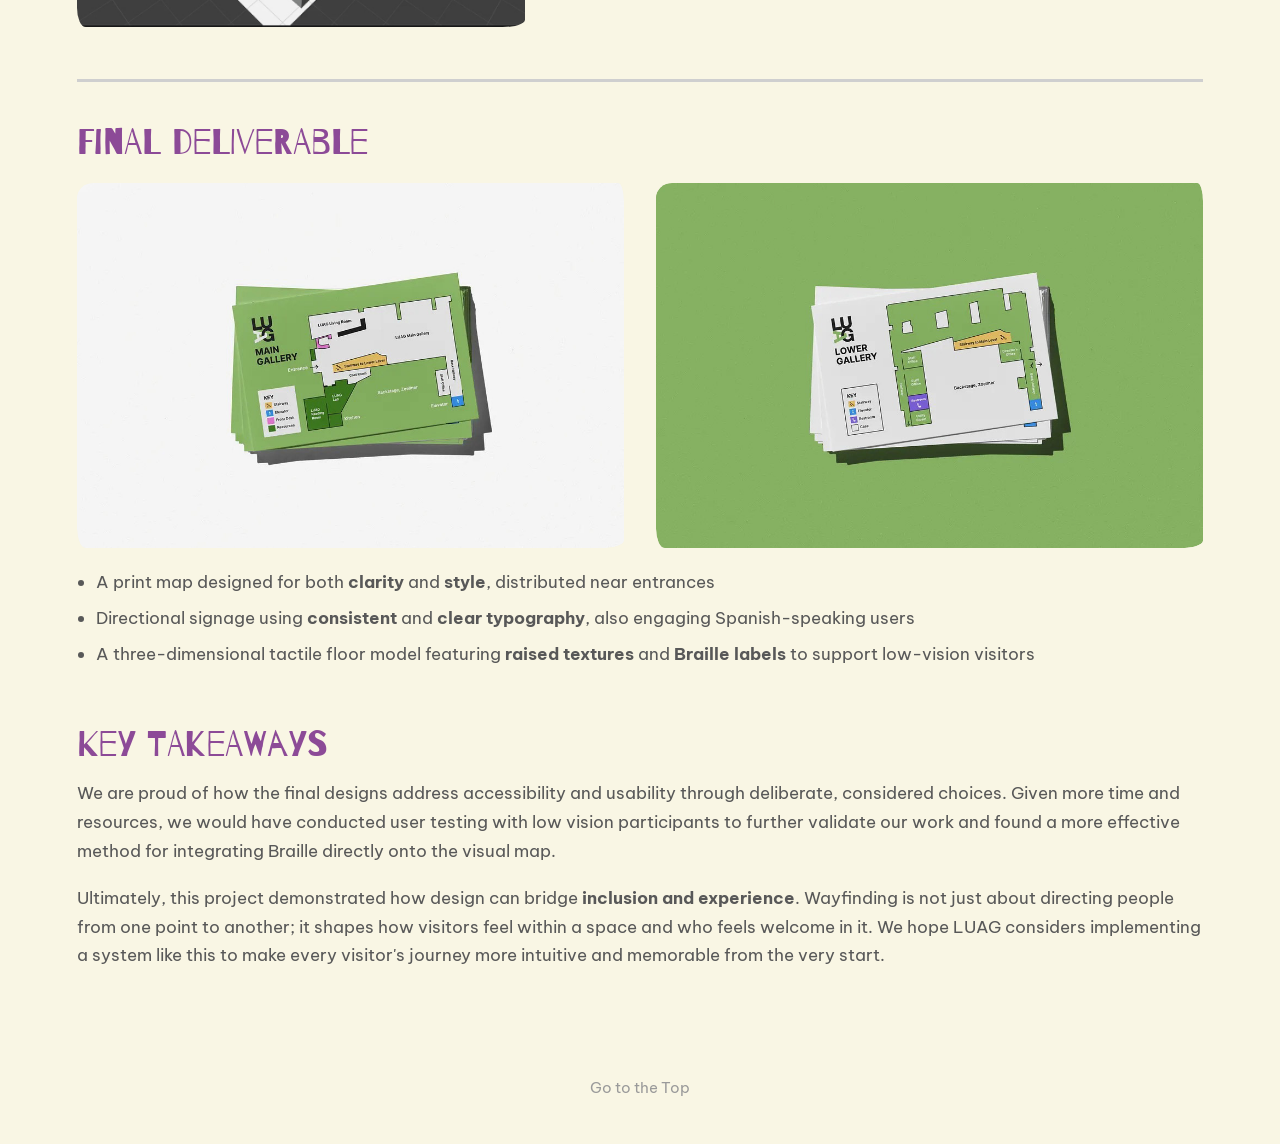
<file: luag.html>
<!DOCTYPE html>
<html lang="en">
<head>
<meta charset="UTF-8">
<meta name="viewport" content="width=device-width, initial-scale=1.0">
<title>LUAG Main Gallery — Dayna Ha</title>
<link rel="icon" href="assets/favicon.png?v=flower3" type="image/png">
<link rel="apple-touch-icon" href="assets/favicon.png?v=flower3">
<link rel="preconnect" href="https://fonts.googleapis.com">
<link rel="preconnect" href="https://fonts.gstatic.com" crossorigin>
<link href="https://fonts.googleapis.com/css2?family=Barrio&family=Be+Vietnam+Pro:wght@400;500;600;700&display=swap" rel="stylesheet">
<link rel="stylesheet" href="style.css?v=luagfinal50">
</head>
<body class="be-vietnam-pro-regular project-page" id="pageTop">

  <nav class="site-nav" aria-label="Primary">
    <a class="site-nav-link barrio-regular" href="index.html#about" aria-current="page">My Work</a>
    <a class="site-nav-link barrio-regular" href="index.html#hobbies">Others</a>
    <a class="site-nav-link barrio-regular" href="about.html" id="navAbout">About Me</a>
  </nav>

  <main class="project luag-page">
    <div class="project-nav">
      <a class="project-back" href="index.html#about">← Back</a>
      <a class="project-next" href="last-call.html">Last Call →</a>
    </div>

    <section id="introduction" class="case-section luag-intro">
      <span class="project-index">My Work</span>
      <div class="luag-intro-head">
        <div class="luag-intro-head-main">
          <h1 class="project-title barrio-regular">NAVIGATING LUAG <span class="project-year be-vietnam-pro-regular">(2025)</span></h1>
          <a
            class="luag-medium-link"
            href="https://medium.com/@daynaha/ux-case-study-lehigh-university-art-gallery-luag-map-b32cfd93c510?sharedUserId=daynaha"
            target="_blank"
            rel="noopener noreferrer"
            aria-label="See the Medium Article"
            data-label="See the Medium Article"
          >
            <img
              class="luag-medium-icon"
              src="assets/medium-icon.png"
              alt=""
              width="354"
              height="398"
            >
          </a>
        </div>
        <div class="luag-title-compass" data-luag-compass aria-hidden="true">
          <img class="luag-title-compass-ring" src="assets/luag-compass-ring.png?v=5" alt="">
          <img class="luag-title-compass-needle" src="assets/luag-compass-needle.png?v=5" alt="">
        </div>
      </div>
      <div class="luag-hero-stage">
        <div class="luag-hero-panel luag-hero-panel--luag">
          <img
            src="assets/luag-main-gallery.png"
            alt="LUAG Main Gallery floor map — wayfinding and room layout"
          >
        </div>
        <div class="luag-hero-copy">
          <div class="project-summary be-vietnam-pro-regular">
            <p>UX Design | Inclusive Design</p>
            <p><strong>Tools:</strong> Adobe Illustrator, Figma, Laser Cutter</p>
            <p><strong>Team:</strong> Dayna Ha, Jua Kim, Ashley Yoon, Dustin Braufman, Hayden Highley</p>
          </div>
          <div class="project-body">
            <p><span class="luag-em">UX Case Study:</span> Our group aimed to create an <span class="luag-em">accessible and inclusive 2D and 3D map</span> for Lehigh University Art Gallery (LUAG) and also <span class="luag-em">signage</span> to indicate the location of the facilities inside LUAG for <span class="luag-em">visually impaired visitors</span>.</p>
          </div>
        </div>
      </div>
    </section>

    <section id="overview" class="case-section luag-split">
      <div class="luag-split-col" id="overview-col">
        <h2 class="project-subhead barrio-regular">Overview</h2>
        <div class="project-body">
          <p>Many visitors to the Lehigh University Art Gallery <span class="luag-em">struggled to navigate its interior</span>, <span class="luag-em">limiting access and engagement with the space</span>. Our team designed a comprehensive wayfinding system to address this, delivering three components:</p>
          <ul class="luag-list">
            <li>Bilingual directional <span class="luag-em">signage</span> in English and Spanish</li>
            <li>A <span class="luag-em">2D print map</span> with a separate <span class="luag-em">Braille tactile</span> overlay</li>
            <li>A <span class="luag-em">3D printed tactile</span> floor model of the gallery</li>
          </ul>
          <p>Tools used included <span class="luag-em">Figma, Adobe Illustrator, and Blender</span>. The project reinforced that effective wayfinding shapes how people feel within a space and determines who feels welcome in it.</p>
        </div>
      </div>
      <div class="luag-split-col" id="the-problem">
        <h2 class="project-subhead barrio-regular">The Problem</h2>
        <div class="project-body">
          <ul class="luag-list">
            <li>Many visitors struggled to <span class="luag-em">locate LUAG or navigate</span> its interior spaces</li>
            <li><span class="luag-em">Limited access</span> and <span class="luag-em">overall engagement</span> with the galleries</li>
            <li>Existing signage and maps were <span class="luag-em">minimal</span> and not designed with <span class="luag-em">accessibility</span> in mind</li>
          </ul>
          <p>The brief challenged us to address three key goals: <span class="luag-em">clarity, accessibility, and aesthetics</span>. We wanted to create a welcoming experience for all individuals from the moment they arrived.</p>
        </div>
      </div>
    </section>

    <section id="user-research" class="case-section luag-research">
      <div class="luag-research-copy" id="luagResearchCopy">
        <h2 class="project-subhead barrio-regular">User Research</h2>
        <div class="project-body">
          <p>We conducted interviews and mapped journeys for visitors who experience the gallery differently. Two primary user types shaped our design decisions:</p>
          <ol class="luag-list luag-list--numbered">
            <li><span class="luag-em">Visitors with low vision</span> — need high-contrast wayfinding, clear hierarchy, and predictable paths through the space.</li>
            <li><span class="luag-em">Visitors who rely on Braille</span> — need tactile information that can be read by touch, including overlays and a 3D floor model.</li>
          </ol>
        </div>
      </div>
      <div class="luag-research-media">
        <img
          src="assets/luag-user-research.jpg?v=2"
          alt="Ashley Yoon user journey map — Awareness, Planning, Exploration, and Reflection"
        >
      </div>
    </section>

    <section id="process" class="case-section luag-progress luag-signage-pin">
      <h2 class="project-subhead barrio-regular">Progress: Directional Signage</h2>
      <div class="luag-signage-stage">
        <div class="luag-media luag-media--signage">
          <img
            src="assets/luag-signage.jpg"
            alt="Bilingual LUAG welcome sign in English and Spanish with LUAG logo"
          >
        </div>
        <div class="luag-signage-copy project-body be-vietnam-pro-regular">
          <p>As a group, we conceptualized signage that would be <span class="luag-em">simple</span> and <span class="luag-em">accessible</span> to all visitors while blending seamlessly into the gallery environment. We chose to use the same <span class="luag-em">color palette</span> and <span class="luag-em">typography</span> already established by LUAG, so the signage would feel like a <span class="luag-em">natural extension of the space</span> rather than a distraction. The signs are bilingual in <span class="luag-em">English and Spanish</span>, with deliberate spacing between the two languages to avoid visual confusion. We focused on the three facilities that visitors most frequently struggled to locate: <span class="luag-em">the water fountain, elevator, and restroom</span>. Placement was a key consideration as well, with spots selected throughout the gallery to maximize visibility and ensure visitors could orient themselves with ease. The signage was designed and produced by <span class="luag-em">Dustin</span>.</p>
          <a
            class="luag-drive-link barrio-regular"
            href="https://drive.google.com/drive/folders/1hvQ0NanQuIhoBXuTyX95aiWpwGI_nV7J"
            target="_blank"
            rel="noopener noreferrer"
          >View full signage files →</a>
        </div>
      </div>
      <img
        class="luag-signage-stroke-icon"
        src="assets/luag-sign-icon.png?v=4"
        alt=""
        aria-hidden="true"
      >
    </section>

    <section id="final-deliverable" class="case-section luag-progress luag-digital-pin">
      <h2 class="project-subhead barrio-regular">Progress: 2D Map</h2>
      <p class="project-index-tag project-index-tag--black luag-digital-label be-vietnam-pro-regular">Map Illustration</p>
      <div class="luag-digital-layout">
        <div class="luag-digital-visuals">
          <div class="luag-digital-row">
            <figure class="luag-digital-work">
              <img
                src="assets/luag-digital-work.jpg"
                alt="Hand-drawn LUAG Main Gallery and Lower Gallery map sketches — front and back"
              >
            </figure>
            <figure class="luag-digital-map">
              <img
                src="assets/luag-map-draft.jpg"
                alt="LUAG Main Gallery and Lower Gallery draft floor plans with accessible route, stairways, and color-coded rooms."
              >
            </figure>
          </div>
        </div>
        <div class="project-body luag-digital-copy">
          <p class="luag-digital-stage-label be-vietnam-pro-regular">Sketch:</p>
          <p>The ideation process began with <span class="luag-em">Jua</span> and <span class="luag-em">Ashley</span> sketching the initial layout of both the LUAG Main Gallery and Lower Gallery. The sketch established the <span class="luag-em">overall structure of the map, including room labels, walkways, entrances, and a color-code rooms</span>. My contribution at this stage was <span class="luag-em">providing feedback on the color scheme</span> and <span class="luag-em">overall visual organization</span>, which informed decisions like using <span class="luag-em">high contrast colors</span> to distinguish spaces, <span class="luag-em">rounded corners</span> for a more approachable feel, and cardstock for <span class="luag-em">durability</span>. </p>
        </div>
        <div class="luag-digital-row luag-digital-row--galleries">
          <div class="project-body luag-digital-galleries-copy">
            <p class="luag-digital-stage-label be-vietnam-pro-regular">First Draft:</p>
            <p>From the first draft, we decided make design more visible and aesthetically pleasing. We first added a background color of LUAG's original color and made a box that indicate what each color in the map represents. This helped overall map more organized and visually more appealing.</p>
          </div>
          <div class="luag-digital-galleries-media">
            <figure class="luag-digital-gallery">
              <img
                src="assets/luag-main-gallery-map.jpg?v=2"
                alt="LUAG Main Gallery wayfinding map with rooms, stairway, elevator, and key"
              >
            </figure>
            <figure class="luag-digital-gallery">
              <img
                src="assets/luag-lower-gallery-map.jpg?v=2"
                alt="LUAG Lower Gallery wayfinding map with rooms, stairway, elevator, and key"
              >
            </figure>
          </div>
        </div>
        <div class="luag-digital-row luag-digital-row--final-ill">
          <div class="luag-digital-galleries-media luag-digital-final-ill-media">
            <figure class="luag-digital-gallery luag-digital-gallery--final">
              <img
                src="assets/luag-final-ill-main.jpg"
                alt="LUAG Main Gallery final map illustration with key for stairway, elevator, front desk, and resources"
              >
            </figure>
            <figure class="luag-digital-gallery luag-digital-gallery--final">
              <img
                src="assets/luag-final-ill-lower.jpg"
                alt="LUAG Lower Gallery final map illustration with key for stairway, elevator, restroom, and cases"
              >
            </figure>
          </div>
          <div class="project-body luag-digital-galleries-copy luag-digital-final-ill-copy">
            <p class="luag-digital-stage-label be-vietnam-pro-regular">Final Illustration:</p>
            <p>After few adjustement with professor's feeback, we finalized the illustration for the map illustration. We switched the background color of main gallery which is the front page of the map and the other side, lower gallery to white so users can identify the front and back of the map easily. We also added additional key color-coded rooms to show restroom, resource rooms, and case which shows the fixed place for the exhibition. We also made some small changes in terms of font size and the thickness to make the map more aesthetically pleasing.</p>
          </div>
        </div>
      </div>
      <p class="project-index-tag project-index-tag--black luag-digital-label luag-braille-label be-vietnam-pro-regular">Braille and Path</p>
      <div class="luag-digital-row luag-digital-row--final-ill luag-braille-row">
        <div class="luag-digital-galleries-media luag-digital-final-ill-media">
          <figure class="luag-digital-gallery luag-digital-gallery--final">
            <img
              src="assets/luag-braille-path-1.jpg"
              alt="Braille and tactile pathway draft for LUAG Main Gallery"
            >
          </figure>
          <figure class="luag-digital-gallery luag-digital-gallery--final">
            <img
              src="assets/luag-braille-path-2.jpg"
              alt="Braille and tactile pathway draft for LUAG Lower Gallery"
            >
          </figure>
        </div>
        <div class="project-body luag-digital-galleries-copy luag-digital-final-ill-copy">
          <p class="luag-digital-stage-label be-vietnam-pro-regular">Braille First Draft:</p>
          <p>To ensure the map was fully accessible, I took on the task of integrating Braille into the design using Adobe Illustrator. This involved researching accurate Braille translations for all labeled spaces and overlaying them onto the digital map alongside a tactile pathway to guide low vision visitors through the gallery. Adding this layer required careful attention to placement and scale to ensure the Braille would read correctly once physically produced.</p>
        </div>
      </div>
      <div class="luag-digital-row luag-digital-row--galleries luag-braille-final-row">
        <div class="project-body luag-digital-galleries-copy">
          <p class="luag-digital-stage-label be-vietnam-pro-regular">Final Braille Design:</p>
          <p>After finaliing the braille, I put the Braille illustration file on top of the final illustration to see it allignment to later we could laser cut the frame of the braille path to print out the braille on the cardstock.</p>
        </div>
        <div class="luag-digital-galleries-media">
          <figure class="luag-digital-gallery">
            <img
              src="assets/luag-braille-final-main.jpg"
              alt="LUAG Main Gallery final map with Braille overlay and tactile pathway"
            >
          </figure>
          <figure class="luag-digital-gallery">
            <img
              src="assets/luag-braille-final-lower.jpg"
              alt="LUAG Lower Gallery final map with Braille overlay and tactile pathway"
            >
          </figure>
        </div>
      </div>
      <div class="luag-braille-physical">
        <p class="luag-digital-stage-label be-vietnam-pro-regular">Physical Braille Work:</p>
        <div class="luag-braille-physical-body">
          <div class="luag-braille-pile-wrap">
            <button
              class="luag-braille-pile"
              type="button"
              data-luag-braille-pile
              aria-label="View next progress photo"
            >
              <figure class="luag-braille-pile-card" data-pile-index="0">
                <img
                  src="assets/luag-braille-physical-1.jpg"
                  alt="Laser cutter bed with acrylic sheet for Braille path fabrication"
                >
              </figure>
              <figure class="luag-braille-pile-card" data-pile-index="1">
                <img
                  src="assets/luag-braille-physical-2.jpg"
                  alt="Preparing Braille laser-cut files at the workshop computer"
                >
              </figure>
              <figure class="luag-braille-pile-card" data-pile-index="2">
                <img
                  src="assets/luag-braille-physical-3.jpg"
                  alt="Physical LUAG Main Gallery map with clear Braille and tactile path overlay"
                >
              </figure>
              <figure class="luag-braille-pile-card" data-pile-index="3">
                <img
                  src="assets/luag-braille-physical-4.jpg"
                  alt="Physical LUAG Lower Gallery map with clear Braille and tactile path overlay"
                >
              </figure>
            </button>
            <p class="luag-braille-pile-hint be-vietnam-pro-regular">click to see the other progress photo</p>
          </div>
          <div class="project-body luag-digital-galleries-copy luag-braille-physical-copy">
            <p>Jua and I handled the physical production of the Braille layer. We used a laser cutter to engrave the Braille dots and tactile pathway into 3mm clear acrylic, which would then serve as a mold run through a rolling press. The process required multiple attempts to calibrate the laser cutter settings precisely enough to produce dots at the correct depth for the embossing to register properly.</p>
          </div>
        </div>
        <div class="luag-braille-physical-body luag-braille-physical-body--press">
          <div class="project-body luag-digital-galleries-copy luag-braille-physical-copy">
            <p>After the braille framework was made, we printed out the same map with three different types of paper (various thicknesses and materials) and had to soak them in water before rolling them through the press. Confirming that the ink didn’t bleed, we noticed that 2 types of paper were too thin to be rolled through after sitting in the water, and with the paper that was the most sturdy and in shape, we used the press and rolled through the map and the frame together, and dried it for 2 days.</p>
          </div>
          <div class="luag-braille-pile-wrap">
            <button
              class="luag-braille-pile"
              type="button"
              data-luag-braille-pile
              aria-label="View next progress photo"
            >
              <figure class="luag-braille-pile-card" data-pile-index="0">
                <img
                  src="assets/luag-braille-press-1.jpg"
                  alt="Aligning Braille map on the rolling press bed"
                >
              </figure>
              <figure class="luag-braille-pile-card" data-pile-index="1">
                <img
                  src="assets/luag-braille-press-2.jpg"
                  alt="Printed LUAG map cards soaking in a water tray"
                >
              </figure>
              <figure class="luag-braille-pile-card" data-pile-index="2">
                <img
                  src="assets/luag-braille-press-3.jpg"
                  alt="Measuring and marking the Braille map print by hand"
                >
              </figure>
              <figure class="luag-braille-pile-card" data-pile-index="3">
                <img
                  src="assets/luag-braille-press-4.jpg"
                  alt="Printed LUAG maps drying on a studio wire rack"
                >
              </figure>
            </button>
            <p class="luag-braille-pile-hint be-vietnam-pro-regular">click to see the other progress photo</p>
          </div>
        </div>
        <div class="luag-braille-result">
          <div class="luag-braille-result-row">
            <figure class="luag-braille-result-media">
              <img
                src="assets/luag-braille-result-1.jpg"
                alt="Embossed LUAG Main Gallery map with shallow Braille dots"
              >
            </figure>
            <figure class="luag-braille-result-media">
              <img
                src="assets/luag-braille-result-2.jpg"
                alt="Embossed LUAG Lower Gallery map with shallow Braille dots"
              >
            </figure>
            <figure class="luag-braille-result-media">
              <img
                src="assets/luag-braille-result-3.jpg"
                alt="Embossed LUAG Main Gallery map front side after mounting"
              >
            </figure>
            <figure class="luag-braille-result-media">
              <img
                src="assets/luag-braille-result-4.jpg"
                alt="Embossed LUAG Lower Gallery map after mounting"
              >
            </figure>
          </div>
          <div class="project-body luag-braille-result-copy">
            <p>Despite our efforts, the embossing produced Braille that was too shallow to be reliably felt, with some dots barely noticeable. We mounted the map anyway by gluing the front and back sides together to evaluate the final appearance, but the result was unsatisfactory. The layering further obscured the Braille, making it even less legible by touch. This prompted us to rethink our approach entirely.</p>
          </div>
          <div class="luag-braille-compare-row">
            <div class="luag-braille-compare-pair">
              <p class="luag-digital-stage-label luag-braille-compare-label be-vietnam-pro-regular">Visual Map:</p>
              <div class="luag-braille-compare-pair-media">
                <figure class="luag-braille-result-media">
                  <img
                    src="assets/luag-braille-compare-1.jpg"
                    alt="Printed LUAG Main Gallery map on wood surface"
                  >
                </figure>
                <figure class="luag-braille-result-media">
                  <img
                    src="assets/luag-braille-compare-2.jpg"
                    alt="Printed LUAG Lower Gallery map on wood surface"
                  >
                </figure>
              </div>
            </div>
            <div class="luag-braille-compare-pair">
              <p class="luag-digital-stage-label luag-braille-compare-label be-vietnam-pro-regular">Physical Braille Map:</p>
              <div class="luag-braille-compare-pair-media">
                <figure class="luag-braille-result-media">
                  <img
                    src="assets/luag-braille-compare-3.jpg"
                    alt="Clear Braille embossing sheet for Main Gallery"
                  >
                </figure>
                <figure class="luag-braille-result-media">
                  <img
                    src="assets/luag-braille-compare-4.jpg"
                    alt="Clear Braille embossing sheet for Lower Gallery"
                  >
                </figure>
              </div>
            </div>
          </div>
          <div class="project-body luag-braille-result-copy luag-braille-compare-copy">
            <p>We pivoted to separating the visual map and the Braille into two distinct elements. This solved several problems at once: it freed us from the constraints of finding a single paper that could serve both purposes, made the Braille more accurate and functional as a standalone tactile piece, and produced a cleaner visual result overall. The two-part format also made the system easier for gallery staff to replicate and maintain going forward.</p>
          </div>
        </div>
      </div>
    </section>

    <section id="progress-3d-map" class="case-section luag-progress luag-3d-pin">
      <h2 class="project-subhead barrio-regular">Progress: 3D Map</h2>
      <div class="luag-3d-layout">
        <figure class="luag-3d-media">
          <img
            src="assets/luag-3d-map.jpg"
            alt="Blender 3D model of LUAG gallery floor plan with labeled rooms"
          >
        </figure>
        <div class="project-body luag-3d-copy">
          <p>Drawing from a previous project involving 3D-printable map models, <span class="luag-em">Hayden</span> manually built a 3D model of LUAG in <span class="luag-em">Blender</span> using the gallery’s floor plan as a reference. Starting with rough block forms, he refined the model by evenly scaling the wall shapes and adding an <span class="luag-em">ergonomic platform base</span>.</p>
          <p>Custom symbols were then added to represent <span class="luag-em">entrances</span> and <span class="luag-em">stairs</span>. For the basement level, Hayden carefully aligned the floor plan references using Blender’s opacity settings to ensure the two floors would <span class="luag-em">stack accurately</span>, and added a 3D restroom model to match the floor plan documentation.</p>
        </div>
      </div>
    </section>

    <section id="luag-final-deliverable" class="case-section luag-progress">
      <h2 class="project-subhead barrio-regular">Final Deliverable</h2>
      <div class="luag-final-row">
        <figure class="luag-final-media">
          <img
            src="assets/luag-final-main.jpg"
            alt="Printed LUAG Main Gallery map cards stacked on a white surface"
          >
        </figure>
        <figure class="luag-final-media">
          <img
            src="assets/luag-final-lower.jpg"
            alt="Printed LUAG Lower Gallery map cards stacked on a green surface"
          >
        </figure>
      </div>
      <div class="project-body luag-final-copy">
        <ul class="luag-list">
          <li>A print map designed for both <span class="luag-em">clarity</span> and <span class="luag-em">style</span>, distributed near entrances</li>
          <li>Directional signage using <span class="luag-em">consistent</span> and <span class="luag-em">clear typography</span>, also engaging Spanish-speaking users</li>
          <li>A three-dimensional tactile floor model featuring <span class="luag-em">raised textures</span> and <span class="luag-em">Braille labels</span> to support low-vision visitors</li>
        </ul>
      </div>
    </section>

    <section id="key-takeaways" class="case-section">
      <div class="project-body luag-takeaways-body">
        <h2 class="project-subhead barrio-regular">Key takeaways</h2>
        <p>We are proud of how the final designs address accessibility and usability through deliberate, considered choices. Given more time and resources, we would have conducted user testing with low vision participants to further validate our work and found a more effective method for integrating Braille directly onto the visual map.</p>
        <p>Ultimately, this project demonstrated how design can bridge <span class="luag-em">inclusion and experience</span>. Wayfinding is not just about directing people from one point to another; it shapes how visitors feel within a space and who feels welcome in it. We hope LUAG considers implementing a system like this to make every visitor's journey more intuitive and memorable from the very start.</p>
      </div>
    </section>
  </main>

  <a class="to-top be-vietnam-pro-regular" href="#pageTop" id="toTop">Go to the Top</a>

  <script src="script.js?v=luagbraillepile2"></script>
</body>
</html>
</file>
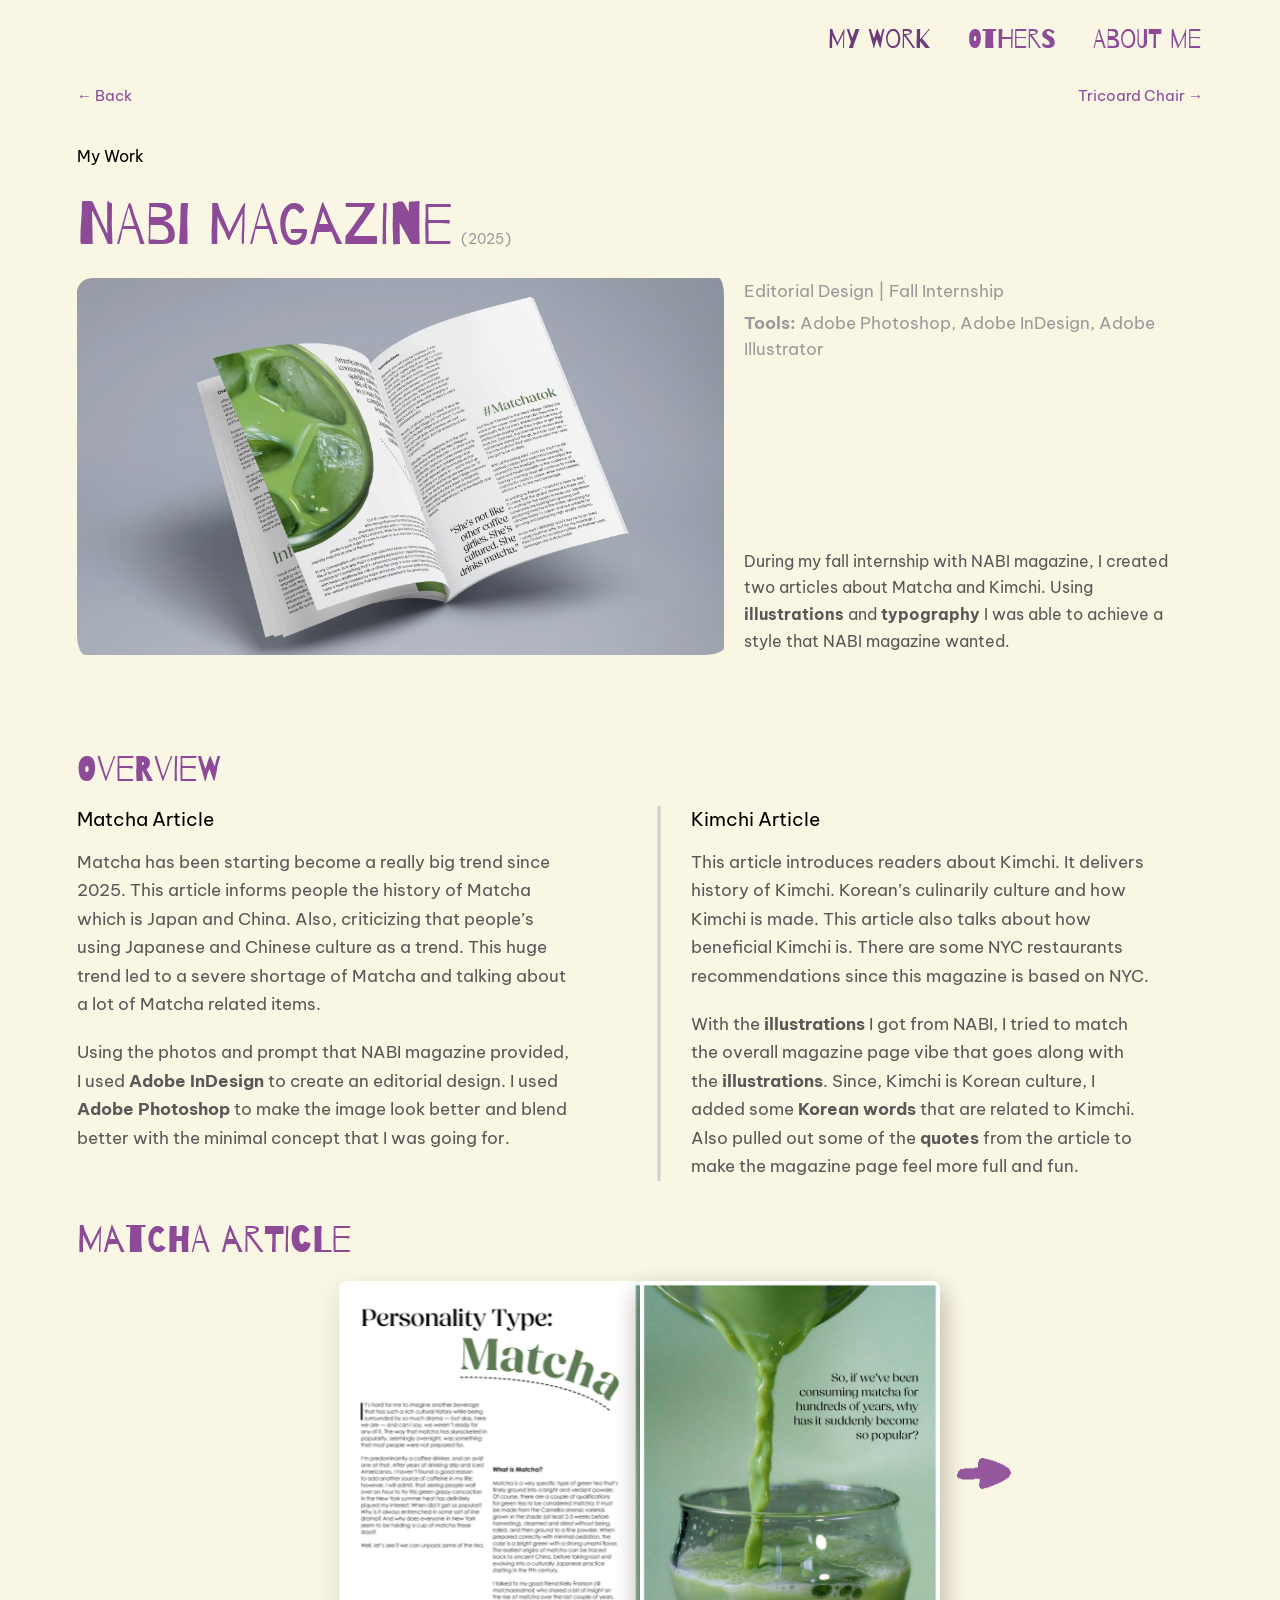
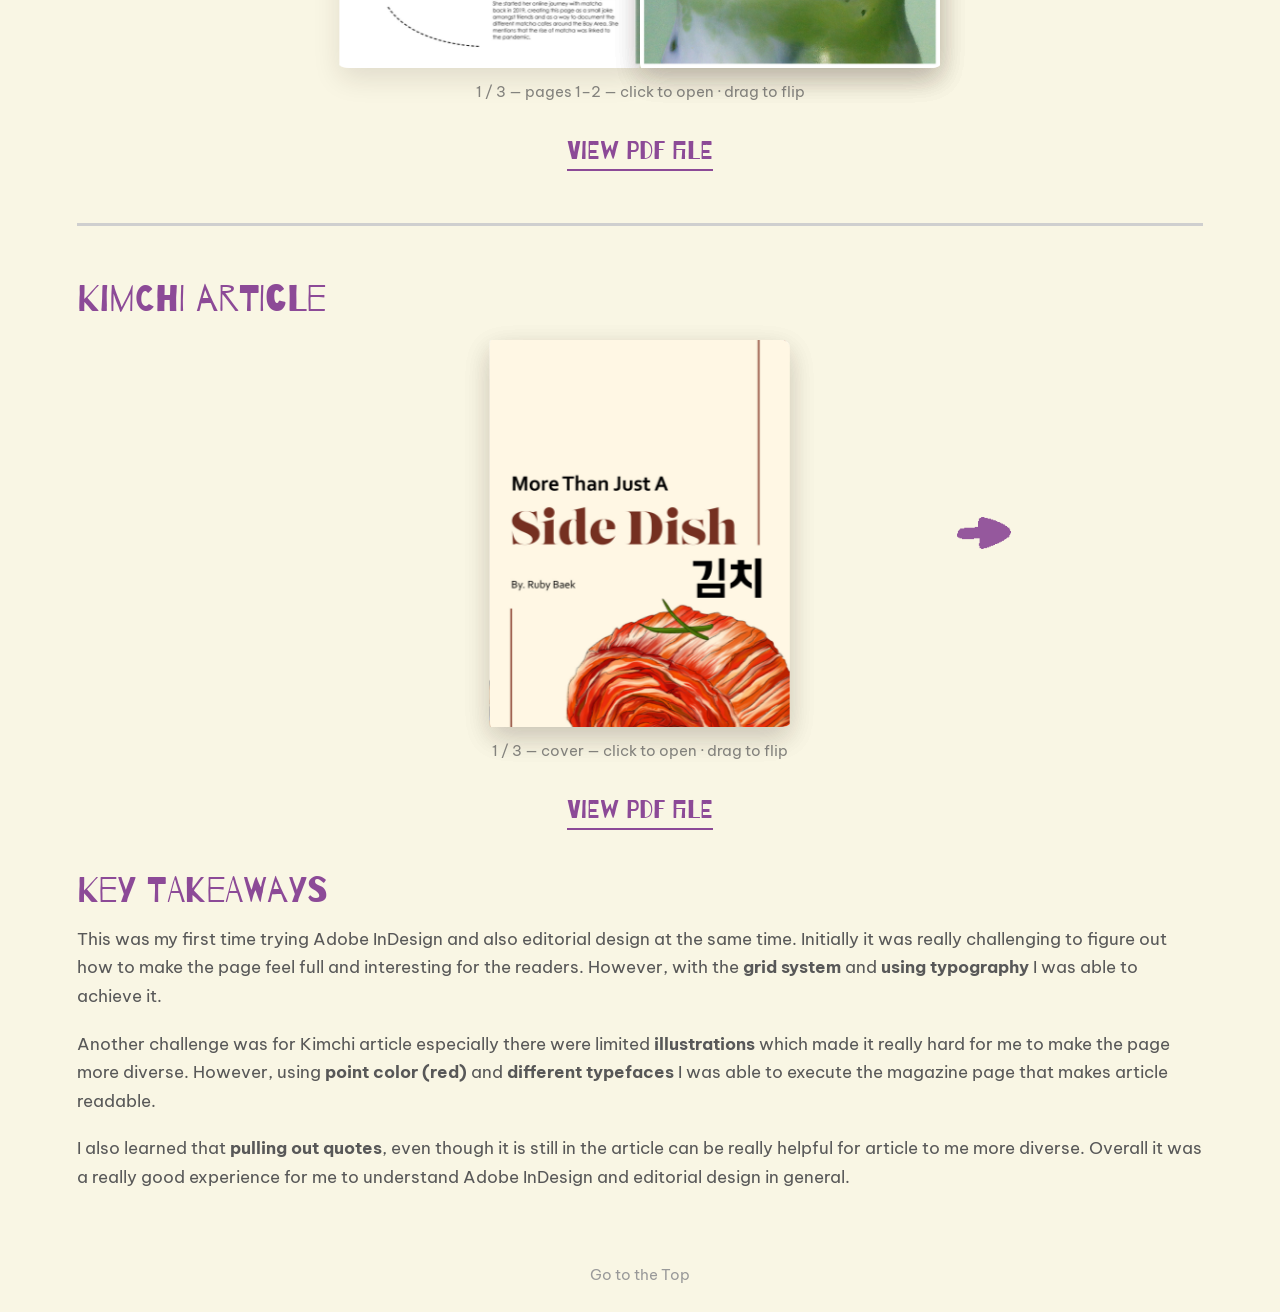
<file: matchatok.html>
<!DOCTYPE html>
<html lang="en">
<head>
<meta charset="UTF-8">
<meta name="viewport" content="width=device-width, initial-scale=1.0">
<title>NABI Magazine — Dayna Ha</title>
<link rel="icon" href="assets/favicon.png?v=flower3" type="image/png">
<link rel="apple-touch-icon" href="assets/favicon.png?v=flower3">
<link rel="preconnect" href="https://fonts.googleapis.com">
<link rel="preconnect" href="https://fonts.gstatic.com" crossorigin>
<link href="https://fonts.googleapis.com/css2?family=Barrio&family=Be+Vietnam+Pro:wght@400;500;600;700&display=swap" rel="stylesheet">
<link rel="stylesheet" href="style.css?v=nabitake8">
</head>
<body class="be-vietnam-pro-regular project-page" id="pageTop">

  <nav class="site-nav" aria-label="Primary">
    <a class="site-nav-link barrio-regular" href="index.html#about" aria-current="page">My Work</a>
    <a class="site-nav-link barrio-regular" href="index.html#hobbies">Others</a>
    <a class="site-nav-link barrio-regular" href="about.html" id="navAbout">About Me</a>
  </nav>

  <main class="project luag-page">
    <div class="project-nav">
      <a class="project-back" href="index.html#about">← Back</a>
      <a class="project-next" href="lounge-chair.html">Tricoard Chair →</a>
    </div>

    <section id="introduction" class="case-section luag-intro">
      <span class="project-index">My Work</span>
      <h1 class="project-title barrio-regular">NABI MAGAZINE <span class="project-year be-vietnam-pro-regular">(2025)</span></h1>
      <div class="luag-hero-stage">
        <div class="luag-hero-panel luag-hero-panel--nabi">
          <img
            src="assets/matchatok-magazine.png"
            alt="#Matchatok magazine spread — editorial design on American matcha culture"
          >
        </div>
        <div class="luag-hero-copy">
          <div class="project-summary be-vietnam-pro-regular">
            <p>Editorial Design | Fall Internship</p>
            <p><strong>Tools:</strong> Adobe Photoshop, Adobe InDesign, Adobe Illustrator</p>
          </div>
          <div class="project-body">
            <p>During my fall internship with NABI magazine, I created two articles about Matcha and Kimchi. Using <span class="nabi-em">illustrations</span> and <span class="nabi-em">typography</span> I was able to achieve a style that NABI magazine wanted.</p>
          </div>
        </div>
      </div>
    </section>

    <section id="overview" class="case-section nabi-overview">
      <h2 class="project-subhead barrio-regular">Overview</h2>
      <div class="nabi-overview-row">
        <div class="nabi-overview-col">
          <p class="nabi-overview-label be-vietnam-pro-regular">Matcha Article</p>
          <div class="nabi-overview-body project-body">
            <p>Matcha has been starting become a really big trend since 2025. This article informs people the history of Matcha which is Japan and China. Also, criticizing that people’s using Japanese and Chinese culture as a trend. This huge trend led to a severe shortage of Matcha and talking about a lot of Matcha related items.</p>
            <p>Using the photos and prompt that NABI magazine provided, I used <span class="nabi-em">Adobe InDesign</span> to create an editorial design. I used <span class="nabi-em">Adobe Photoshop</span> to make the image look better and blend better with the minimal concept that I was going for.</p>
          </div>
        </div>
        <div class="nabi-overview-col">
          <p class="nabi-overview-label be-vietnam-pro-regular">Kimchi Article</p>
          <div class="nabi-overview-body project-body">
            <p>This article introduces readers about Kimchi. It delivers history of Kimchi. Korean’s culinarily culture and how Kimchi is made. This article also talks about how beneficial Kimchi is. There are some NYC restaurants recommendations since this magazine is based on NYC.</p>
            <p>With the <span class="nabi-em">illustrations</span> I got from NABI, I tried to match the overall magazine page vibe that goes along with the <span class="nabi-em">illustrations</span>. Since, Kimchi is Korean culture, I added some <span class="nabi-em">Korean words</span> that are related to Kimchi. Also pulled out some of the <span class="nabi-em">quotes</span> from the article to make the magazine page feel more full and fun.</p>
          </div>
        </div>
      </div>
    </section>

    <section class="case-section nabi-article nabi-article--divided" aria-label="Matcha article flipbook">
      <h2 class="nabi-article-title barrio-regular">Matcha Article</h2>
      <div class="nabi-flipbook" data-nabi-flipbook data-flip-mode="spread">
        <button class="nabi-flipbook-nav nabi-flipbook-prev" type="button" aria-label="Previous page" disabled>
          <img src="assets/flip-arrow-left.png?v=2" alt="" width="68" height="39">
        </button>
        <div class="nabi-flipbook-stage">
          <div class="nabi-flipbook-book" data-flipbook-book data-mode="spread" data-view="0">
            <!-- Already open on left: PDF 1 -->
            <div class="nabi-flipbook-sheet nabi-flipbook-sheet--base is-flipped" aria-hidden="true">
              <div class="nabi-flipbook-side nabi-flipbook-side--front"></div>
              <div class="nabi-flipbook-side nabi-flipbook-side--back">
                <img src="assets/nabi-matcha/page-1.jpg" alt="">
              </div>
            </div>
            <!-- Right start PDF 2; flips to show PDF 3 on left -->
            <div class="nabi-flipbook-sheet">
              <div class="nabi-flipbook-side nabi-flipbook-side--front">
                <img src="assets/nabi-matcha/page-2.jpg" alt="Matcha article page 2">
              </div>
              <div class="nabi-flipbook-side nabi-flipbook-side--back">
                <img src="assets/nabi-matcha/page-3.jpg" alt="Matcha article page 3">
              </div>
            </div>
            <div class="nabi-flipbook-sheet">
              <div class="nabi-flipbook-side nabi-flipbook-side--front">
                <img src="assets/nabi-matcha/page-4.jpg" alt="Matcha article page 4">
              </div>
              <div class="nabi-flipbook-side nabi-flipbook-side--back">
                <img src="assets/nabi-matcha/page-5.jpg" alt="Matcha article page 5">
              </div>
            </div>
            <!-- Final right page PDF 6 (does not flip) -->
            <div class="nabi-flipbook-sheet">
              <div class="nabi-flipbook-side nabi-flipbook-side--front">
                <img src="assets/nabi-matcha/page-6.jpg" alt="Matcha article page 6">
              </div>
              <div class="nabi-flipbook-side nabi-flipbook-side--back"></div>
            </div>
          </div>
        </div>
        <button class="nabi-flipbook-nav nabi-flipbook-next" type="button" aria-label="Next page">
          <img src="assets/flip-arrow-right.png?v=2" alt="" width="67" height="39">
        </button>
      </div>
      <p class="nabi-flipbook-meta be-vietnam-pro-regular" data-flipbook-meta>1 / 3 — pages 1–2</p>
      <a
        class="nabi-pdf-link barrio-regular"
        href="assets/nabi-matcha/matcha-article.pdf"
        target="_blank"
        rel="noopener"
      >View PDF file</a>
    </section>

    <section class="case-section nabi-article" aria-label="Kimchi article flipbook">
      <h2 class="nabi-article-title barrio-regular">Kimchi Article</h2>
      <div class="nabi-flipbook" data-nabi-flipbook data-flip-mode="cover">
        <button class="nabi-flipbook-nav nabi-flipbook-prev" type="button" aria-label="Previous page" disabled>
          <img src="assets/flip-arrow-left.png?v=2" alt="" width="68" height="39">
        </button>
        <div class="nabi-flipbook-stage">
          <div class="nabi-flipbook-book" data-flipbook-book data-mode="cover" data-view="0">
            <div class="nabi-flipbook-sheet">
              <div class="nabi-flipbook-side nabi-flipbook-side--front">
                <img src="assets/nabi-kimchi/page-1.jpg" alt="Kimchi article cover">
              </div>
              <div class="nabi-flipbook-side nabi-flipbook-side--back">
                <img src="assets/nabi-kimchi/page-2.jpg" alt="Kimchi article page 2">
              </div>
            </div>
            <div class="nabi-flipbook-sheet">
              <div class="nabi-flipbook-side nabi-flipbook-side--front">
                <img src="assets/nabi-kimchi/page-3.jpg" alt="Kimchi article page 3">
              </div>
              <div class="nabi-flipbook-side nabi-flipbook-side--back">
                <img src="assets/nabi-kimchi/page-4.jpg" alt="Kimchi article page 4">
              </div>
            </div>
          </div>
        </div>
        <button class="nabi-flipbook-nav nabi-flipbook-next" type="button" aria-label="Next page">
          <img src="assets/flip-arrow-right.png?v=2" alt="" width="67" height="39">
        </button>
      </div>
      <p class="nabi-flipbook-meta be-vietnam-pro-regular" data-flipbook-meta>1 / 3 — cover</p>
      <a
        class="nabi-pdf-link barrio-regular"
        href="assets/nabi-kimchi/kimchi-article.pdf"
        target="_blank"
        rel="noopener"
      >View PDF file</a>
    </section>

    <section id="takeaways" class="case-section nabi-takeaways">
      <h2 class="project-subhead barrio-regular">Key takeaways</h2>
      <div class="nabi-takeaways-body project-body">
        <p>This was my first time trying Adobe InDesign and also editorial design at the same time. Initially it was really challenging to figure out how to make the page feel full and interesting for the readers. However, with the <span class="nabi-em">grid system</span> and <span class="nabi-em">using typography</span> I was able to achieve it.</p>
        <p>Another challenge was for Kimchi article especially there were limited <span class="nabi-em">illustrations</span> which made it really hard for me to make the page more diverse. However, using <span class="nabi-em">point color (red)</span> and <span class="nabi-em">different typefaces</span> I was able to execute the magazine page that makes article readable.</p>
        <p>I also learned that <span class="nabi-em">pulling out quotes</span>, even though it is still in the article can be really helpful for article to me more diverse. Overall it was a really good experience for me to understand Adobe InDesign and editorial design in general.</p>
      </div>
    </section>
  </main>

  <a class="to-top be-vietnam-pro-regular" href="#pageTop" id="toTop">Go to the Top</a>

  <div class="nabi-flip-panel" id="nabiFlipPanel" aria-hidden="true">
    <div class="nabi-flip-panel-backdrop" data-flip-panel-close></div>
    <div class="nabi-flip-panel-dialog" role="dialog" aria-modal="true" aria-label="Article flipbook">
      <button class="nabi-flip-panel-close" type="button" data-flip-panel-close aria-label="Close flipbook">
        <img src="assets/flip-close-white.png?v=2" alt="" width="91" height="93">
      </button>
      <div class="nabi-flip-panel-slot" data-flip-panel-slot></div>
    </div>
  </div>

  <script src="script.js?v=nabipanel9"></script>
</body>
</html>
</file>
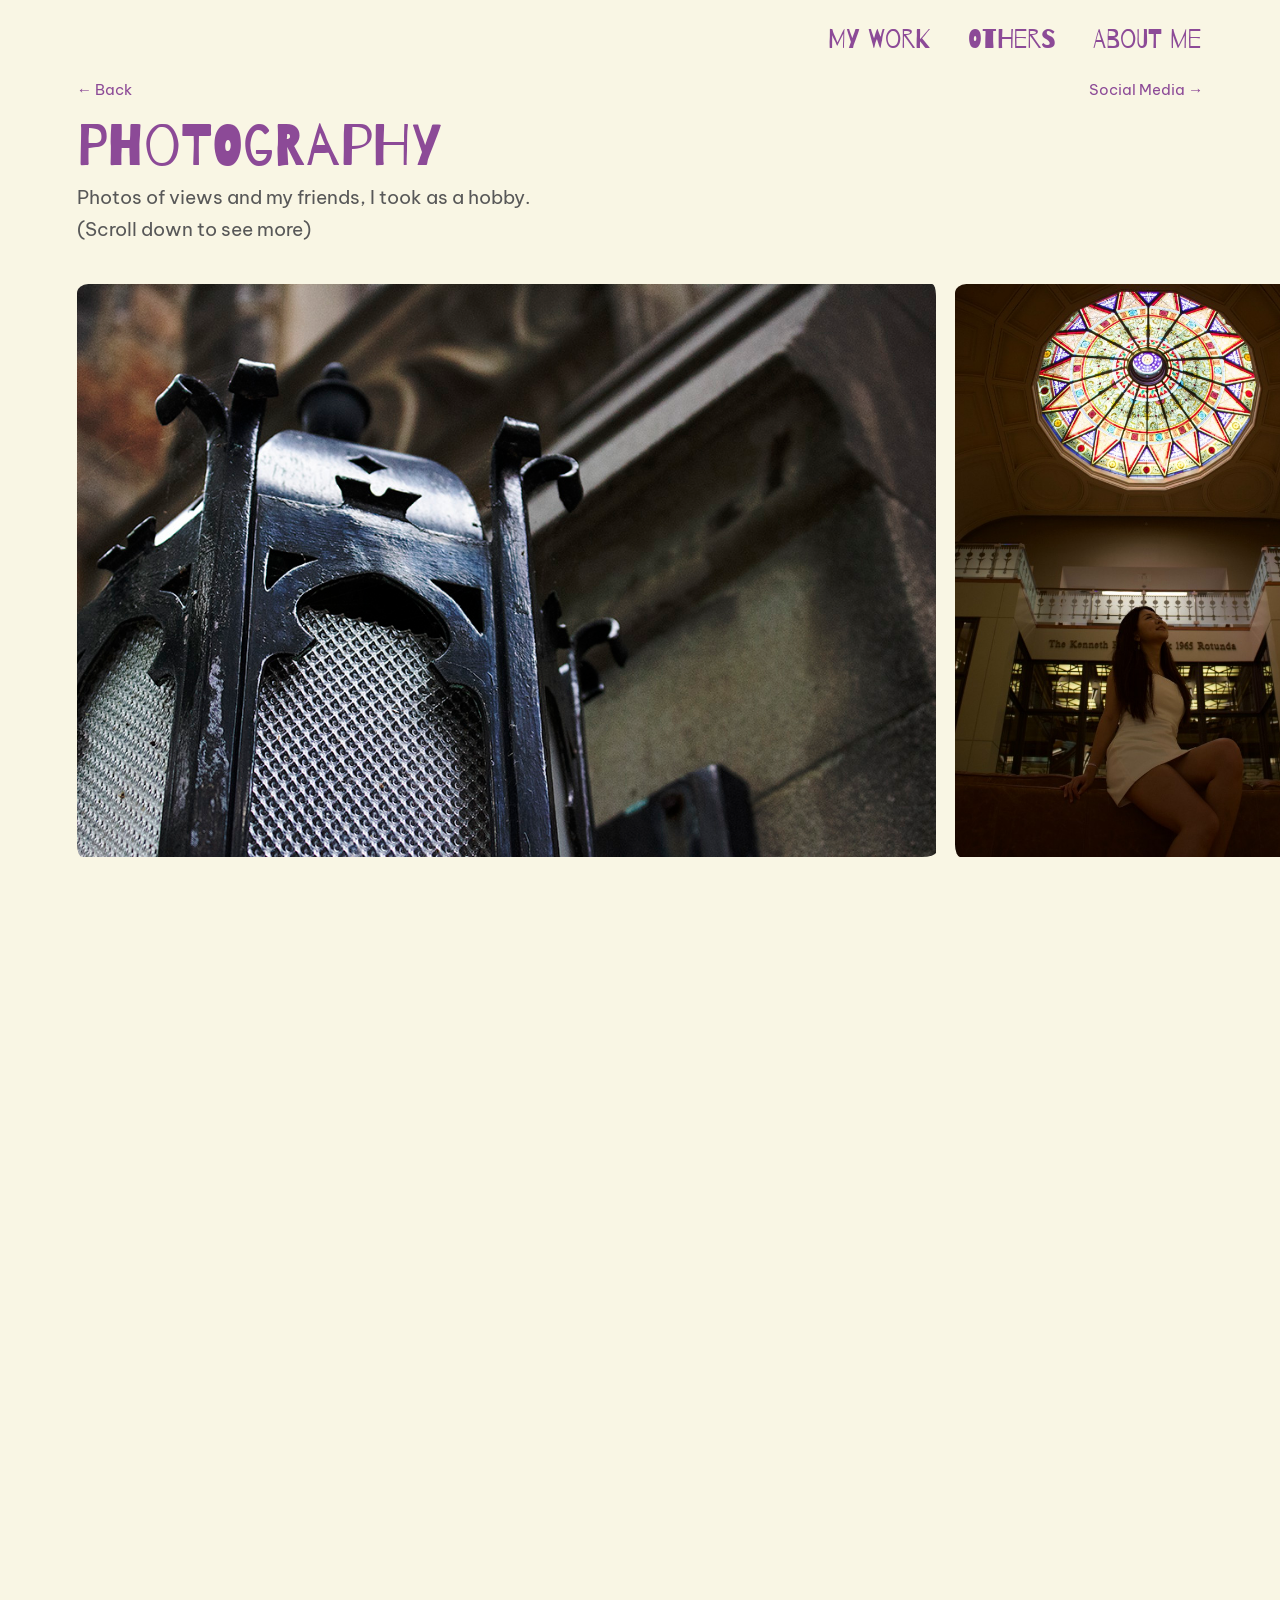
<file: photography.html>
<!DOCTYPE html>
<html lang="en">
<head>
<meta charset="UTF-8">
<meta name="viewport" content="width=device-width, initial-scale=1.0">
<title>Photography — Dayna Ha</title>
<link rel="icon" href="assets/favicon.png?v=flower3" type="image/png">
<link rel="apple-touch-icon" href="assets/favicon.png?v=flower3">
<link rel="preconnect" href="https://fonts.googleapis.com">
<link rel="preconnect" href="https://fonts.gstatic.com" crossorigin>
<link href="https://fonts.googleapis.com/css2?family=Barrio&family=Be+Vietnam+Pro:wght@400;500&display=swap" rel="stylesheet">
<link rel="stylesheet" href="style.css?v=arrowicons1">
</head>
<body class="be-vietnam-pro-regular project-page">

  <nav class="site-nav" aria-label="Primary">
    <a class="site-nav-link barrio-regular" href="index.html#about">My Work</a>
    <a class="site-nav-link barrio-regular" href="index.html#hobbies">Others</a>
    <a class="site-nav-link barrio-regular" href="about.html" id="navAbout">About Me</a>
  </nav>

  <main class="project hobby-page photography-page hobby-detail">
    <div class="photo-pin" id="photoPin">
      <div class="photo-carousel" id="photoCarousel" aria-label="Photography carousel">
        <div class="photo-intro">
          <div class="hobby-nav">
            <a class="project-back" href="index.html#hobbies">← Back</a>
            <a class="hobby-next" href="social-media.html">Social Media →</a>
          </div>
          <h1 class="hobby-page-title barrio-regular">Photography</h1>
          <p class="hobby-page-lead be-vietnam-pro-regular">Photos of views and my friends, I took as a hobby. (Scroll down to see more)</p>
        </div>
        <div class="photo-track" id="photoTrack">
        <figure class="photo-slide">
          <button type="button" class="photo-slide-open" aria-haspopup="dialog" aria-label="View close-up of an ornate black iron lantern">
            <img src="assets/photography/01.jpg" alt="Close-up of an ornate black iron lantern" width="1600" height="1067">
          </button>
        </figure>
        <figure class="photo-slide">
          <button type="button" class="photo-slide-open" aria-haspopup="dialog" aria-label="View person looking up at a stained-glass rotunda ceiling">
            <img src="assets/photography/02.jpg" alt="Person looking up at a stained-glass rotunda ceiling" width="1067" height="1600">
          </button>
        </figure>
        <figure class="photo-slide">
          <button type="button" class="photo-slide-open" aria-haspopup="dialog" aria-label="View person on a wooden staircase beside a gothic window">
            <img src="assets/photography/03.jpg" alt="Person on a wooden staircase beside a gothic window" width="1067" height="1600">
          </button>
        </figure>
        <figure class="photo-slide">
          <button type="button" class="photo-slide-open" aria-haspopup="dialog" aria-label="View friends playing a lawn game at dusk">
            <img src="assets/photography/04.jpg" alt="Friends playing a lawn game at dusk" width="1600" height="1067">
          </button>
        </figure>
        <figure class="photo-slide">
          <button type="button" class="photo-slide-open" aria-haspopup="dialog" aria-label="View portrait on a tree-lined path">
            <img src="assets/photography/05.jpg" alt="Portrait on a tree-lined path" width="1600" height="1067">
          </button>
        </figure>
        <figure class="photo-slide">
          <button type="button" class="photo-slide-open" aria-haspopup="dialog" aria-label="View person in a library drinking from a bottle">
            <img src="assets/photography/06.jpg" alt="Person in a library drinking from a bottle" width="1600" height="1067">
          </button>
        </figure>
        <figure class="photo-slide">
          <button type="button" class="photo-slide-open" aria-haspopup="dialog" aria-label="View portrait on a lamp-lined garden walk">
            <img src="assets/photography/07.jpg" alt="Portrait on a lamp-lined garden walk" width="1600" height="1067">
          </button>
        </figure>
        <figure class="photo-slide">
          <button type="button" class="photo-slide-open" aria-haspopup="dialog" aria-label="View portrait in a pink dress by a stone fountain">
            <img src="assets/photography/08.jpg" alt="Portrait in a pink dress by a stone fountain" width="1600" height="1067">
          </button>
        </figure>
        <figure class="photo-slide">
          <button type="button" class="photo-slide-open" aria-haspopup="dialog" aria-label="View portrait on outdoor stairs in a plaid shirt">
            <img src="assets/photography/09.jpg" alt="Portrait on outdoor stairs in a plaid shirt" width="1067" height="1600">
          </button>
        </figure>
        <figure class="photo-slide">
          <button type="button" class="photo-slide-open" aria-haspopup="dialog" aria-label="View portrait at an inscribed stone bench">
            <img src="assets/photography/10.jpg" alt="Portrait at an inscribed stone bench" width="1600" height="1067">
          </button>
        </figure>
        <figure class="photo-slide">
          <button type="button" class="photo-slide-open" aria-haspopup="dialog" aria-label="View friends spraying champagne beside a campus stone sign">
            <img src="assets/photography/11.jpg" alt="Friends spraying champagne beside a campus stone sign" width="1600" height="1067">
          </button>
        </figure>
        <figure class="photo-slide">
          <button type="button" class="photo-slide-open" aria-haspopup="dialog" aria-label="View person sitting on outdoor concrete stairs">
            <img src="assets/photography/12.jpg" alt="Person sitting on outdoor concrete stairs" width="1067" height="1600">
          </button>
        </figure>
        <figure class="photo-slide">
          <button type="button" class="photo-slide-open" aria-haspopup="dialog" aria-label="View overhead of a spiral library staircase">
            <img src="assets/photography/13.jpg" alt="Overhead view of a spiral library staircase" width="1600" height="1067">
          </button>
        </figure>
        <figure class="photo-slide">
          <button type="button" class="photo-slide-open" aria-haspopup="dialog" aria-label="View person lying in the grass looking up">
            <img src="assets/photography/14.jpg" alt="Person lying in the grass looking up" width="1600" height="1067">
          </button>
        </figure>
        </div>
      </div>
    </div>
  </main>

  <div class="photo-panel" id="photoPanel" aria-hidden="true">
    <div class="photo-panel-backdrop" data-photo-close></div>
    <button class="photo-panel-nav is-prev" type="button" id="photoPrev" aria-label="Previous photo">
      <img src="assets/flip-arrow-left.png?v=2" alt="" width="68" height="39">
    </button>
    <div class="photo-panel-dialog" role="dialog" aria-modal="true" aria-labelledby="photoPanelTitle">
      <div class="photo-panel-bar">
        <h2 class="photo-panel-title barrio-regular" id="photoPanelTitle">Photography</h2>
        <button class="photo-panel-close be-vietnam-pro-regular" type="button" data-photo-close aria-label="Close photo">Close</button>
      </div>
      <div class="photo-panel-frame">
        <img id="photoPanelImage" alt="">
      </div>
    </div>
    <button class="photo-panel-nav is-next" type="button" id="photoNext" aria-label="Next photo">
      <img src="assets/flip-arrow-right.png?v=2" alt="" width="67" height="39">
    </button>
  </div>

  <script src="script.js?v=photofit1"></script>
</body>
</html>
</file>
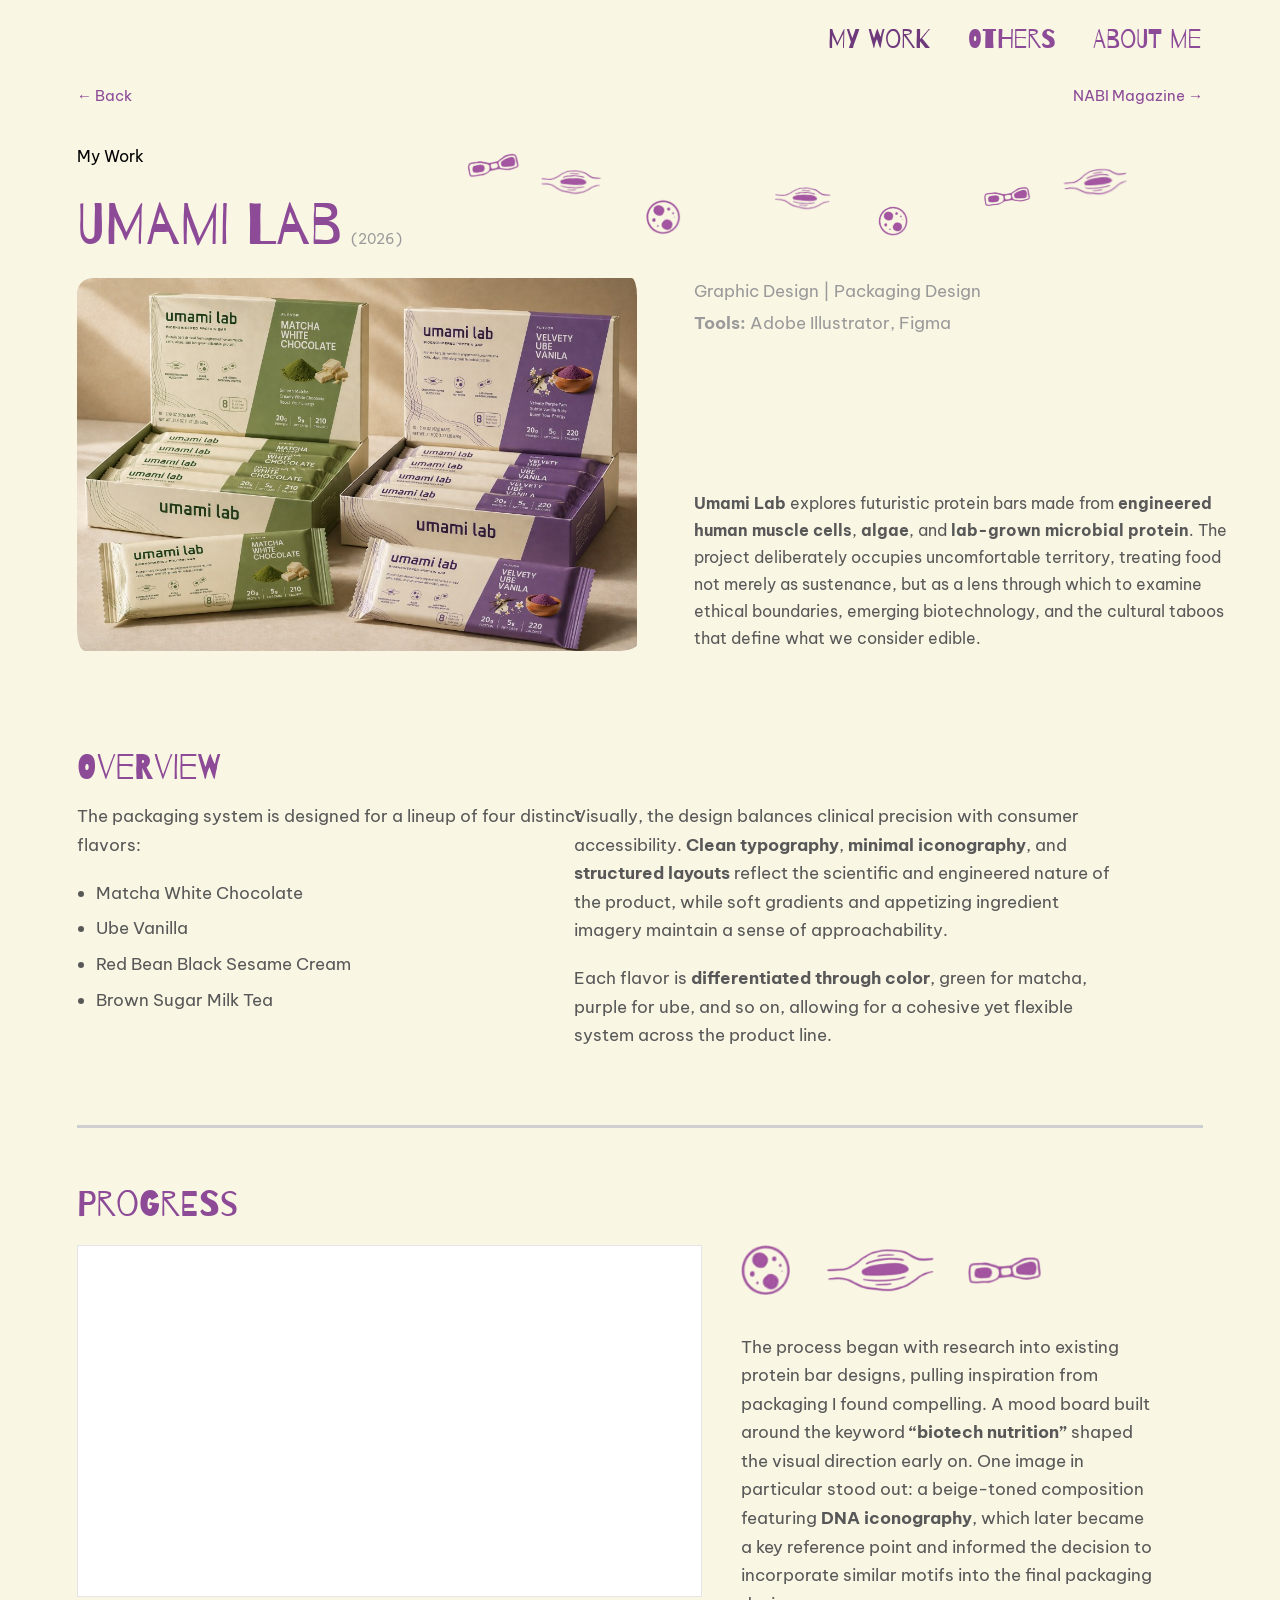
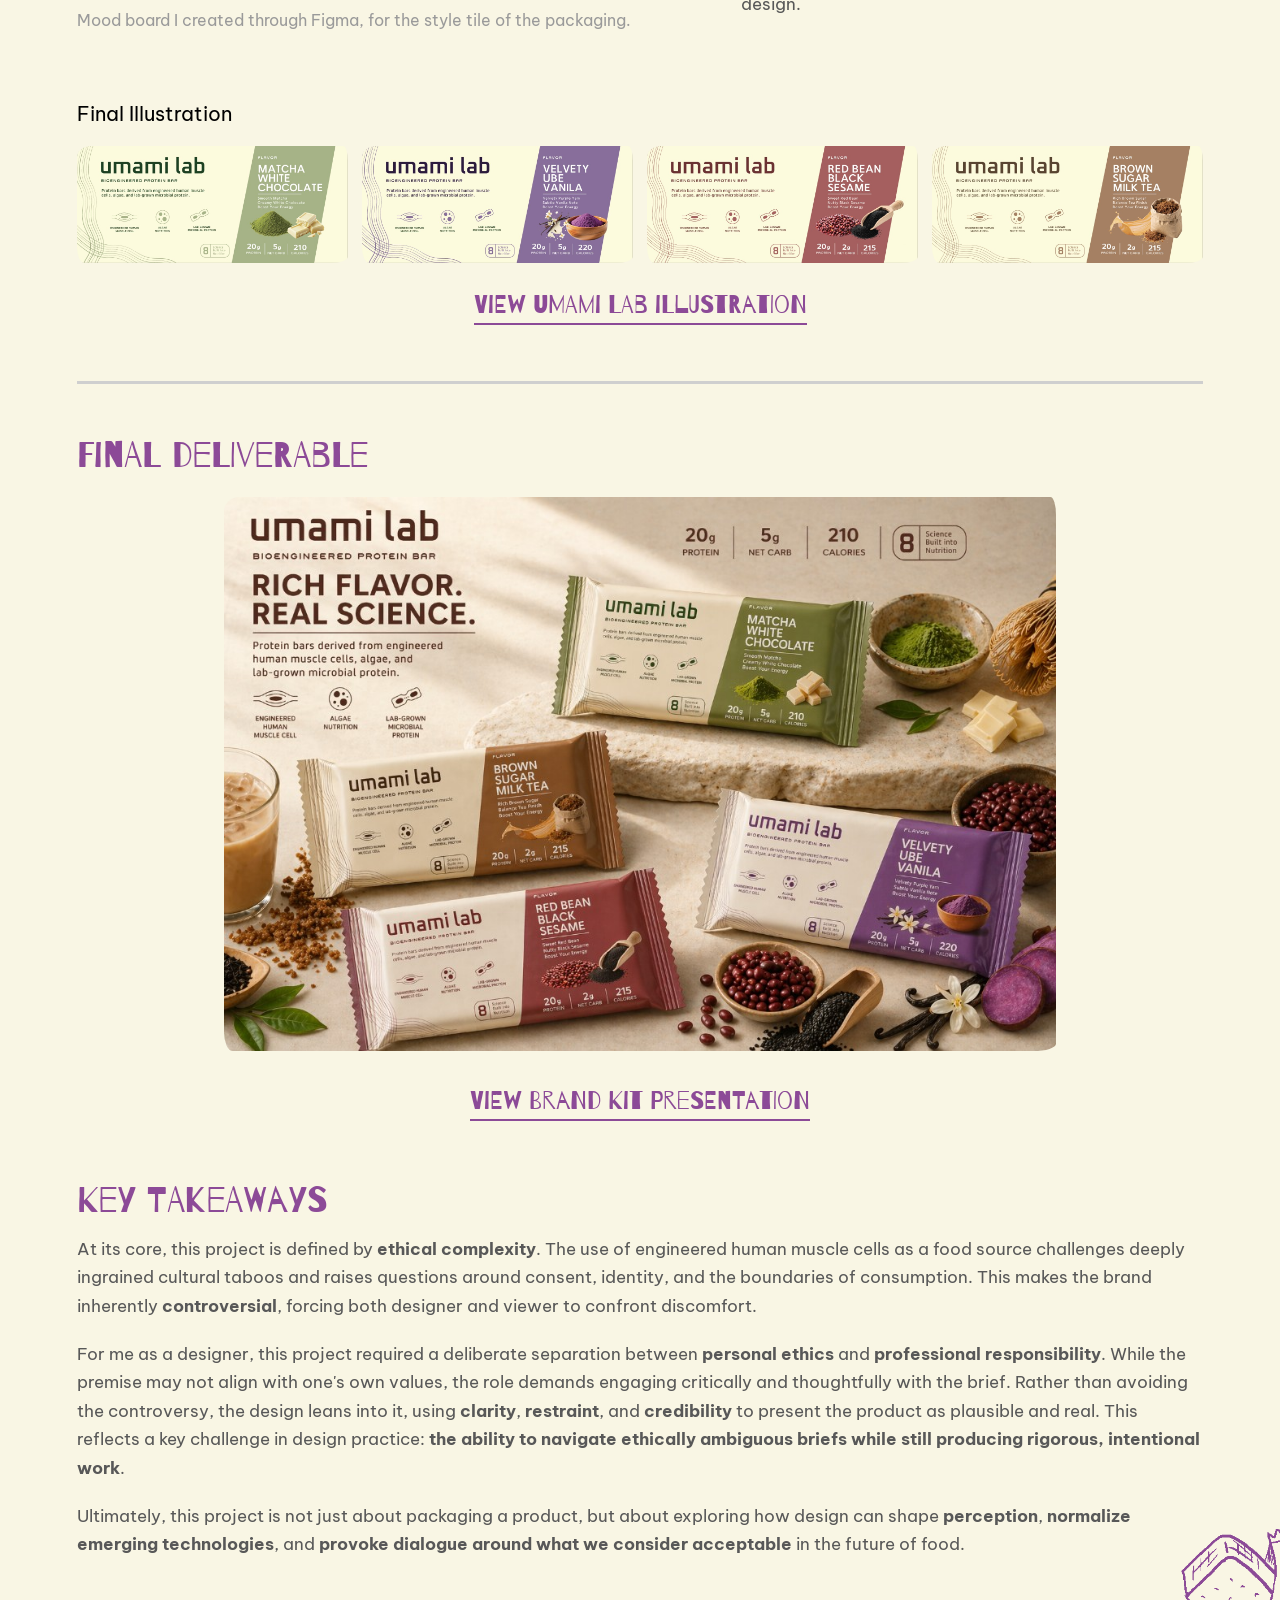
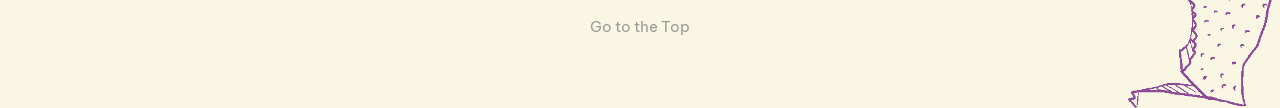
<file: umami-lab.html>
<!DOCTYPE html>
<html lang="en">
<head>
<meta charset="UTF-8">
<meta name="viewport" content="width=device-width, initial-scale=1.0">
<title>Umami Lab — Dayna Ha</title>
<link rel="icon" href="assets/favicon.png?v=flower3" type="image/png">
<link rel="apple-touch-icon" href="assets/favicon.png?v=flower3">
<link rel="preconnect" href="https://fonts.googleapis.com">
<link rel="preconnect" href="https://fonts.gstatic.com" crossorigin>
<link href="https://fonts.googleapis.com/css2?family=Barrio&family=Be+Vietnam+Pro:wght@400;500;600;700&display=swap" rel="stylesheet">
<link rel="stylesheet" href="style.css?v=umamifloat17">
</head>
<body class="be-vietnam-pro-regular project-page" id="pageTop">

  <nav class="site-nav" aria-label="Primary">
    <a class="site-nav-link barrio-regular" href="index.html#about" aria-current="page">My Work</a>
    <a class="site-nav-link barrio-regular" href="index.html#hobbies">Others</a>
    <a class="site-nav-link barrio-regular" href="about.html" id="navAbout">About Me</a>
  </nav>

  <main class="project luag-page">
    <div class="project-nav">
      <a class="project-back" href="index.html#about">← Back</a>
      <a class="project-next" href="matchatok.html">NABI Magazine →</a>
    </div>

    <section id="introduction" class="case-section luag-intro umami-intro">
      <span class="project-index">My Work</span>
      <div class="umami-title-row">
        <h1 class="project-title barrio-regular">UMAMI LAB <span class="project-year be-vietnam-pro-regular">(2026)</span></h1>
      </div>
      <div class="umami-hero-floaters" aria-hidden="true">
        <img class="umami-hero-floater" src="assets/umami-icon-cell.png" alt="" data-size="1">
        <img class="umami-hero-floater" src="assets/umami-icon-fiber.png" alt="" data-size="0.75">
        <img class="umami-hero-floater" src="assets/umami-icon-link.png" alt="" data-size="0.55">
        <img class="umami-hero-floater" src="assets/umami-icon-cell.png" alt="" data-size="0.85">
        <img class="umami-hero-floater" src="assets/umami-icon-fiber.png" alt="" data-size="0.65">
        <img class="umami-hero-floater" src="assets/umami-icon-link.png" alt="" data-size="0.5">
        <img class="umami-hero-floater" src="assets/umami-icon-fiber.png" alt="" data-size="0.7">
      </div>
      <div class="luag-hero-stage luag-hero-stage--umami">
        <div class="luag-hero-panel luag-hero-panel--umami">
          <img
            src="assets/umami-lab.png"
            alt="Umami Lab bioengineered protein bars — Matcha White Chocolate and Velvety Ube Vanilla"
          >
        </div>
        <div class="luag-hero-copy">
          <div class="project-summary be-vietnam-pro-regular">
            <p>Graphic Design | Packaging Design</p>
            <p><strong>Tools:</strong> Adobe Illustrator, Figma</p>
          </div>
          <div class="project-body">
            <p><span class="umami-em">Umami Lab</span> explores futuristic protein bars made from <span class="umami-em">engineered human muscle cells</span>, <span class="umami-em">algae</span>, and <span class="umami-em">lab-grown microbial protein</span>. The project deliberately occupies uncomfortable territory, treating food not merely as sustenance, but as a lens through which to examine ethical boundaries, emerging biotechnology, and the cultural taboos that define what we consider edible.</p>
          </div>
        </div>
      </div>
    </section>

    <section id="overview" class="case-section umami-overview">
      <h2 class="project-subhead barrio-regular">Overview</h2>
      <div class="umami-overview-row">
        <div class="project-body">
          <p>The packaging system is designed for a lineup of four distinct flavors:</p>
          <ul class="luag-list">
            <li>Matcha White Chocolate</li>
            <li>Ube Vanilla</li>
            <li>Red Bean Black Sesame Cream</li>
            <li>Brown Sugar Milk Tea</li>
          </ul>
        </div>
        <div class="project-body">
          <p>Visually, the design balances clinical precision with consumer accessibility. <span class="umami-em">Clean typography</span>, <span class="umami-em">minimal iconography</span>, and <span class="umami-em">structured layouts</span> reflect the scientific and engineered nature of the product, while soft gradients and appetizing ingredient imagery maintain a sense of approachability.</p>
          <p>Each flavor is <span class="umami-em">differentiated through color</span>, green for matcha, purple for ube, and so on, allowing for a cohesive yet flexible system across the product line.</p>
        </div>
      </div>
    </section>

    <section id="process" class="case-section luag-progress umami-progress">
      <h2 class="project-subhead barrio-regular">Progress</h2>
      <div class="umami-progress-row">
        <figure class="umami-figma-figure">
          <div class="umami-figma-embed">
            <iframe
              title="Umami Lab mood board"
              src="https://embed.figma.com/proto/Hgwd5l7I844O8pawktTUvu/Umami-Lab-Moodboard?node-id=57-25&viewport=-1771%2C-11%2C0.39&scaling=min-zoom&content-scaling=fixed&page-id=0%3A1&embed-host=share"
              allowfullscreen
            ></iframe>
          </div>
          <figcaption class="umami-progress-caption be-vietnam-pro-regular">Mood board I created through Figma, for the style tile of the packaging.</figcaption>
        </figure>
        <div class="project-body umami-progress-copy">
          <div class="umami-biotech-icons" aria-hidden="true">
            <img class="umami-biotech-icon umami-biotech-icon--cell" src="assets/umami-icon-cell.png" alt="">
            <img class="umami-biotech-icon umami-biotech-icon--fiber" src="assets/umami-icon-fiber.png" alt="">
            <img class="umami-biotech-icon umami-biotech-icon--link" src="assets/umami-icon-link.png" alt="">
          </div>
          <p>The process began with research into existing protein bar designs, pulling inspiration from packaging I found compelling. A mood board built around the keyword <span class="umami-em">“biotech nutrition”</span> shaped the visual direction early on. One image in particular stood out: a beige-toned composition featuring <span class="umami-em">DNA iconography</span>, which later became a key reference point and informed the decision to incorporate similar motifs into the final packaging design.</p>
        </div>
      </div>
      <h3 class="umami-flavor-heading be-vietnam-pro-regular">Final Illustration</h3>
      <div class="umami-flavor-grid">
        <figure class="umami-flavor-card">
          <img src="assets/umami-flavor-matcha.jpg" alt="Umami Lab Matcha White Chocolate packaging">
        </figure>
        <figure class="umami-flavor-card">
          <img src="assets/umami-flavor-ube.jpg" alt="Umami Lab Velvety Ube Vanilla packaging">
        </figure>
        <figure class="umami-flavor-card">
          <img src="assets/umami-flavor-red.jpg" alt="Umami Lab Red Bean Black Sesame packaging">
        </figure>
        <figure class="umami-flavor-card">
          <img src="assets/umami-flavor-brown.jpg" alt="Umami Lab Brown Sugar Milk Tea packaging">
        </figure>
      </div>
      <a
        class="nabi-pdf-link umami-illustration-link barrio-regular"
        href="assets/UmamiLab_Illustration.pdf"
        target="_blank"
        rel="noopener"
      >View umami lab illustration</a>
    </section>

    <section id="deliverable" class="case-section umami-deliverable">
      <h2 class="project-subhead barrio-regular">Final Deliverable</h2>
      <figure class="umami-final-media">
        <img
          src="assets/umami-final.jpg"
          alt="Umami Lab bioengineered protein bars campaign — four flavors with ingredients"
        >
      </figure>
      <a
        class="nabi-pdf-link barrio-regular"
        href="assets/umami-brand-kit.pdf"
        target="_blank"
        rel="noopener"
      >View brand kit presentation</a>
    </section>

    <section id="takeaways" class="case-section umami-takeaways">
      <h2 class="project-subhead barrio-regular">Key takeaways</h2>
      <div class="umami-takeaways-body project-body">
        <p>At its core, this project is defined by <span class="umami-em">ethical complexity</span>. The use of engineered human muscle cells as a food source challenges deeply ingrained cultural taboos and raises questions around consent, identity, and the boundaries of consumption. This makes the brand inherently <span class="umami-em">controversial</span>, forcing both designer and viewer to confront discomfort.</p>
        <p>For me as a designer, this project required a deliberate separation between <span class="umami-em">personal ethics</span> and <span class="umami-em">professional responsibility</span>. While the premise may not align with one's own values, the role demands engaging critically and thoughtfully with the brief. Rather than avoiding the controversy, the design leans into it, using <span class="umami-em">clarity</span>, <span class="umami-em">restraint</span>, and <span class="umami-em">credibility</span> to present the product as plausible and real. This reflects a key challenge in design practice: <span class="umami-em">the ability to navigate ethically ambiguous briefs while still producing rigorous, intentional work</span>.</p>
        <p>Ultimately, this project is not just about packaging a product, but about exploring how design can shape <span class="umami-em">perception</span>, <span class="umami-em">normalize emerging technologies</span>, and <span class="umami-em">provoke dialogue around what we consider acceptable</span> in the future of food.</p>
      </div>
    </section>
  </main>

  <a class="to-top be-vietnam-pro-regular" href="#pageTop" id="toTop">Go to the Top</a>

  <div class="umami-page-doodle" aria-hidden="true">
    <img class="umami-page-doodle-img" src="assets/umami-corner-doodle.png?v=2" alt="">
    <svg class="umami-page-doodle-yum" viewBox="0 0 160 200" aria-hidden="true">
      <defs>
        <!-- Vertical arc along left bite: bottom → top, concave into the sandwich -->
        <path id="umamiYumArc" d="M 52 168 Q 8 100 48 32" fill="none"/>
      </defs>
      <text class="umami-page-doodle-yum-text barrio-regular">
        <textPath href="#umamiYumArc" startOffset="50%" text-anchor="middle">YUM</textPath>
      </text>
    </svg>
  </div>

  <script src="script.js?v=umamifloat9"></script>
</body>
</html>
</file>
<file: style.css>
/* ============ Tokens ============ */
:root {
  --purple: #8c4a97;
  --purple-deep: #6f3a7c;
  --gray: #9a9a9a;
  --gray-dark: #7a7a7a;
  --ink: #585858;
  --paper: #F9F6E4;

  --font-display: "Barrio", system-ui;
  --font-body: "Be Vietnam Pro", sans-serif;
  --section-gap: clamp(2.5rem, 5vh, 4.5rem);
}

.barrio-regular {
  font-family: "Barrio", system-ui;
  font-weight: 400;
  font-style: normal;
}

.be-vietnam-pro-regular {
  font-family: "Be Vietnam Pro", sans-serif;
  font-weight: 400;
  font-style: normal;
}

.be-vietnam-pro-medium {
  font-family: "Be Vietnam Pro", sans-serif;
  font-weight: 500;
  font-style: normal;
}

* { box-sizing: border-box; }

html {
  scroll-behavior: smooth;
}

/* Avoid browser restoring mid-page scroll on refresh */
html, body {
  overflow-anchor: none;
}

body {
  margin: 0;
  background: var(--paper);
  color: var(--ink);
  font-family: "Be Vietnam Pro", sans-serif;
  font-weight: 400;
  font-style: normal;
  overflow-x: hidden;
}

body.custom-cursor-active {
  cursor: none;
}

body.custom-cursor-active a,
body.custom-cursor-active button,
body.custom-cursor-active .site-nav,
body.custom-cursor-active .site-nav-link,
body.custom-cursor-active .nabi-flipbook,
body.custom-cursor-active .nabi-flipbook *,
body.custom-cursor-active .nabi-flipbook-sheet,
body.custom-cursor-active .nabi-flipbook-nav,
body.custom-cursor-active .nabi-pdf-link,
body.custom-cursor-active .luag-medium-link {
  cursor: none !important;
}

.custom-cursor {
  position: fixed;
  top: 0;
  left: 0;
  width: 2.55rem;
  aspect-ratio: 559 / 541;
  height: auto;
  margin: 0;
  padding: 0;
  border: none;
  border-radius: 0;
  background: url("assets/cursor.png") no-repeat 0 0 / contain;
  pointer-events: none;
  z-index: 10000;
  transform: translate3d(-100px, -100px, 0);
  transform-origin: 4% 6%;
  backface-visibility: hidden;
  will-change: transform;
}

@media (prefers-reduced-motion: reduce) {
  html { scroll-behavior: auto; }
  .block { animation: none !important; transition: none !important; }
  .scroll-cue-arrow { animation: none; }
  .nav-about-cue-arrow { animation: none; }
  .hero-flower { animation: none !important; }
  .hobby-camera,
  .hobby-phone { animation: none !important; }
  .hobby-camera { transform: rotate(-4deg); }
  .hobby-phone { transform: rotate(5deg); }
  body.custom-cursor-active { cursor: auto; }
  .custom-cursor { display: none; }
  .lastcall-cardstack-card,
  .lastcall-cardstack-card:hover,
  .lastcall-cardstack-card.is-up {
    transition: none;
  }
}

/* ============ Site nav ============ */
.site-nav {
  position: sticky;
  top: 0;
  z-index: 50;
  display: flex;
  justify-content: flex-end;
  align-items: center;
  flex-wrap: wrap;
  gap: clamp(1rem, 2.5vw, 2.25rem);
  padding: 1.1rem 6vw;
  background: var(--paper);
  overflow: visible;
}

.site-nav--with-case {
  justify-content: space-between;
  align-items: center;
  gap: 1rem 1.5rem;
  overflow-x: auto;
}

.site-nav-links {
  display: flex;
  align-items: center;
  flex-wrap: wrap;
  gap: clamp(1rem, 2.5vw, 2.25rem);
  flex-shrink: 0;
  margin-left: auto;
}

.case-nav {
  display: flex;
  align-items: center;
  flex-wrap: wrap;
  list-style: none;
  margin: 0;
  padding: 0;
  gap: clamp(0.55rem, 1.2vw, 1rem);
  flex: 1 1 auto;
  min-width: 0;
  overflow-x: auto;
  scrollbar-width: none;
}

.case-nav::-webkit-scrollbar {
  display: none;
}

.case-nav-item {
  flex: 0 0 auto;
  margin: 0;
  padding: 0;
}

.case-nav-link {
  display: inline-block;
  font-family: var(--font-display);
  font-weight: 400;
  font-style: normal;
  font-size: clamp(0.72rem, 1.15vw, 0.95rem);
  line-height: 1.2;
  letter-spacing: 0.01em;
  text-decoration: none;
  text-transform: lowercase;
  white-space: nowrap;
  color: var(--gray);
  padding: 0.25rem 0;
  transition: color 0.2s ease;
}

.case-nav-link.is-active,
.case-nav-link:hover {
  color: var(--purple);
}

.case-section {
  scroll-margin-top: 5.5rem;
}

.site-nav-link {
  font-family: var(--font-display);
  font-weight: 400;
  font-size: clamp(1.05rem, 2vw, 1.65rem);
  line-height: 1.2;
  color: var(--purple);
  text-decoration: none;
  flex-shrink: 0;
  white-space: nowrap;
  display: inline-block;
  padding: 0.45rem 0.15rem;
  transform: scale(1);
  transform-origin: center;
  transition: color 0.2s ease, transform 0.18s ease;
}

.site-nav-link:hover,
.site-nav-link.is-hot,
.site-nav-link[aria-current="page"] {
  color: var(--purple-deep);
}

@media (hover: hover) and (pointer: fine) {
  .site-nav-link:hover,
  .site-nav-link.is-hot {
    transform: scale(1.16);
  }
}

.nav-about-cue {
  position: fixed;
  top: 0;
  left: 0;
  z-index: 60;
  color: var(--purple);
  pointer-events: none;
  opacity: 0;
  visibility: hidden;
  transition: opacity 0.35s ease, visibility 0.35s ease;
}

.nav-about-cue.is-visible {
  opacity: 1;
  visibility: visible;
}

.nav-about-cue-arrow {
  width: clamp(2rem, 3.5vw, 2.75rem);
  height: auto;
  display: block;
  transform: rotate(180deg);
  animation: nav-about-bounce 1.8s ease-in-out infinite;
}

@keyframes nav-about-bounce {
  0%, 100% { transform: rotate(180deg) translateY(0); }
  50%      { transform: rotate(180deg) translateY(-24px); }
}

/* ============ Hero ============ */
.hero-pin {
  /* Height set in JS so the hero stays pinned through drop + shake */
  min-height: 100vh;
  position: relative;
}

.hero {
  position: sticky;
  top: 0;
  min-height: 100vh;
  height: 100vh;
  /* One vertical unit: all hero height gaps are multiples of --hero-gap */
  --hero-gap: 3.2vh;
  padding: calc(var(--hero-gap) * 1.25) 6vw calc(var(--hero-gap) * 3.1);
  overflow: hidden;
  background: var(--paper);
  isolation: isolate;
}

.hero.is-releasing {
  overflow: visible;
}

.hero-name-wrap {
  display: inline-grid;
  grid-template-columns: max-content auto;
  align-items: end;
  column-gap: 0.32em;
  max-width: 100%;
}

.hero-name {
  font-family: var(--font-display);
  font-weight: 400;
  color: var(--purple);
  font-size: clamp(3rem, 9vw, 6.5rem);
  line-height: 0.95;
  margin: 0;
  letter-spacing: 0.01em;
}

.hero-flowers {
  display: flex;
  align-items: flex-end;
  gap: 0.22em;
  height: clamp(2rem, 6vw, 4.2rem);
  margin-bottom: 0.14em;
  margin-left: 0.4cm;
  pointer-events: none;
  user-select: none;
}

.hero-flower {
  display: block;
  height: 78%;
  width: auto;
  transform-origin: center center;
  animation: flower-spin 14s linear infinite;
}

.hero-flower:nth-child(1) {
  height: 52%;
}

.hero-flower:nth-child(2) {
  height: 78%;
  animation-duration: 18s;
  animation-direction: reverse;
}

.hero-flower:nth-child(3) {
  height: 68%;
  animation-duration: 11s;
}

.hero-flower:nth-child(4) {
  height: 62%;
  animation-duration: 16s;
  animation-direction: reverse;
}

.hero-flower:nth-child(5) {
  height: 60%;
  animation-duration: 13s;
}

@keyframes flower-spin {
  from { transform: rotate(0deg); }
  to { transform: rotate(360deg); }
}

.hero-word {
  display: inline-block;
  transition: transform 0.18s ease-out;
  will-change: transform;
}

.hero-top,
.hero-question {
  position: relative;
  z-index: 3;
}

.hero-tagline {
  text-align: right;
  color: var(--gray);
  font-size: clamp(1rem, 1.6vw, 1.35rem);
  margin: calc(var(--hero-gap) * 2.7 - 0.5cm) 0 0;
  max-width: 32ch;
  margin-left: auto;
}

.hero-question {
  /* Keep fixed multiple of --hero-gap (includes prior 1.8cm nudge as ratio) */
  margin-top: calc(var(--hero-gap) * 4);
  max-width: none;
}

.hero-question-label {
  color: var(--gray);
  font-size: clamp(0.95rem, 1.4vw, 1.15rem);
  margin: 0 0 0.12em;
}

.hero-question-main {
  position: relative;
  display: inline-block;
  width: fit-content;
  max-width: 100%;
  color: var(--purple);
  font-weight: 400;
  font-size: clamp(0.72rem, 2.6vw + 0.4rem, 1.4rem);
  margin: 0;
  white-space: nowrap;
}

.hero-question-main::after {
  content: "";
  position: absolute;
  left: 0;
  right: 0;
  top: calc(100% + 0.42em);
  bottom: auto;
  height: 0.42em;
  background: var(--purple);
  border-radius: 1em 0.35em 1.4em 0.55em / 0.9em 1.1em 0.45em 1.2em;
  pointer-events: none;
}

.hero-stroke {
  display: inline;
}

/* ============ Falling block field ============ */
.block-field {
  position: absolute;
  right: calc(7vw - 1.5cm);
  bottom: calc(var(--hero-gap, 3.2vh) * -0.6);
  width: min(28vw, 350px);
  height: min(28vw, 350px);
  pointer-events: none;
  z-index: 1;
  --block-size: 26%;
}

.stack-hint {
  position: absolute;
  right: calc(7vw - 1.5cm + min(28vw, 350px) + 1.2rem);
  bottom: calc(var(--hero-gap, 3.2vh) * -0.6 + min(28vw, 350px) * 0.28);
  max-width: min(22ch, 28vw);
  margin: 0;
  font-family: var(--font-display);
  font-weight: 400;
  font-size: clamp(1.05rem, 2vw, 1.55rem);
  line-height: 1.15;
  color: var(--purple);
  text-align: right;
  pointer-events: none;
  z-index: 2;
  opacity: 0;
  transform: translate3d(0, 8px, 0);
  transition: opacity 1.1s ease, transform 1.1s ease;
}

.stack-hint.is-visible {
  opacity: 1;
  transform: translate3d(0, 0, 0);
}

.block {
  position: absolute;
  width: var(--block-size, 26%);
  height: var(--block-size, 26%);
  aspect-ratio: 1 / 1;
  border-radius: 30% 32% 34% 28% / 32% 30% 32% 34%;
  will-change: transform, opacity;
  transform-origin: center center;
  --tilt: 0deg;
  --mag-x: 0px;
  --mag-y: 0px;
  opacity: 0;
  animation: none;
  box-sizing: border-box;
  flex-shrink: 0;
}

.block.gray   { background: var(--gray); }
.block.purple { background: var(--purple); }
.block.to-grey {
  background: var(--gray) !important;
  transition: background 0.35s ease;
  box-shadow: 0 6px 18px rgba(0, 0, 0, 0.12);
}

/* Landing cluster: hover any box to see Scroll! */
.block-field.is-landed:not(.is-exiting) .block {
  pointer-events: auto;
  cursor: none;
}

.block-field.is-landed:not(.is-exiting) .block::after {
  content: "Scroll!";
  position: absolute;
  left: 50%;
  top: 50%;
  transform: translate(-50%, -50%);
  font-family: var(--font-body);
  font-weight: 400;
  font-style: normal;
  font-size: clamp(0.72rem, 1.1vw, 0.9rem);
  line-height: 1;
  color: var(--purple);
  background: #ffffff;
  padding: 0.35rem 0.5rem;
  white-space: nowrap;
  opacity: 0;
  pointer-events: none;
  transition: opacity 0.25s ease;
  z-index: 2;
  box-shadow: 0 3px 10px rgba(0, 0, 0, 0.1);
}

.block-field.is-landed:not(.is-exiting) .block:hover::after {
  opacity: 1;
}

.tower-more {
  position: absolute;
  display: block;
  z-index: 50;
  pointer-events: none;
  opacity: 0;
  visibility: hidden;
  text-decoration: none;
  color: var(--purple);
  font-family: var(--font-body);
  font-weight: 400;
  font-style: normal;
  transition: opacity 0.35s ease;
}

.tower-more.is-ready {
  pointer-events: auto;
  opacity: 1;
  visibility: visible;
}

.tower-more-label {
  position: absolute;
  left: 50%;
  top: 50%;
  transform: translate(-50%, -50%);
  white-space: nowrap;
  font-size: clamp(0.72rem, 1.1vw, 0.85rem);
  letter-spacing: 0.01em;
  opacity: 0;
  transition: opacity 0.3s ease;
  pointer-events: none;
  padding: 0.3rem 0.55rem;
  border-radius: 999px;
  background: #ffffff;
  color: var(--purple);
  box-shadow: 0 3px 12px rgba(0, 0, 0, 0.1);
}

.tower-more.is-ready:hover .tower-more-label,
.tower-more.is-ready:focus-visible .tower-more-label {
  opacity: 1;
}

#cascadeLayer .block {
  width: auto;
  height: auto;
  box-sizing: border-box;
  flex-shrink: 0;
}

.tower-phew {
  position: absolute;
  z-index: 51;
  margin: 0;
  max-width: min(18ch, 32vw);
  font-family: var(--font-display);
  font-weight: 400;
  font-size: clamp(1.15rem, 2.2vw, 1.7rem);
  line-height: 1.1;
  color: var(--purple);
  text-align: right;
  pointer-events: none;
  opacity: 0;
  transform: translate3d(0, 8px, 0);
  transition: opacity 0.7s ease, transform 0.7s ease;
  display: flex;
  flex-direction: column;
  align-items: flex-end;
  gap: 0.55rem;
}

.tower-phew.is-visible {
  opacity: 1;
  transform: translate3d(0, 0, 0);
}

.tower-phew-text {
  display: block;
}

.tower-phew-arrow {
  position: relative;
  display: block;
  width: 52px;
  height: 14px;
  margin-right: 0.15rem;
}

.tower-phew-arrow::before {
  content: "";
  position: absolute;
  left: 0;
  top: 50%;
  width: calc(100% - 11px);
  height: 2px;
  background: var(--purple);
  transform: translateY(-50%);
}

.tower-phew-arrow::after {
  content: "";
  position: absolute;
  right: 0;
  top: 50%;
  width: 0;
  height: 0;
  border-top: 7px solid transparent;
  border-bottom: 7px solid transparent;
  border-left: 12px solid var(--purple);
  transform: translateY(-50%);
}

.to-top {
  display: block;
  width: fit-content;
  margin: 0 auto calc(var(--section-gap, 3.5rem) * 0.7);
  padding: 0 6vw calc(var(--section-gap, 3.5rem) * 0.35);
  color: var(--gray);
  font-family: var(--font-body);
  font-weight: 400;
  font-size: 0.95rem;
  text-decoration: none;
  text-align: center;
  transition: color 0.2s ease;
}

.to-top:hover {
  color: var(--gray-dark);
}

.hobby-detail .to-top {
  margin-bottom: -2cm;
  padding-bottom: 0;
}

/* mid-drop / bounce / exit: JS owns transform */
.block-field.is-dropping .block,
.block-field.is-bouncing .block,
.block-field.is-exiting .block {
  animation: none;
}

.block-field.is-exiting .block,
.block-field.is-bouncing .block {
  opacity: 1 !important;
}

/* after landing in hero: slow shake (keeps going while grey) */
.block-field.is-landed .block {
  opacity: 1;
  animation: shake 1.15s ease-in-out infinite;
}

.block-field.is-exiting .block,
.block-field.is-gone .block {
  opacity: 1;
}

.block-field.is-gone {
  visibility: hidden;
}

/* initial scatter (font-drop landing) */
.block:nth-child(1) { top: 10%; left: 32%; animation-delay: 0s;   --tilt: -20deg; }
.block:nth-child(2) { top: calc(26% + 0.5cm); left: 10%; animation-delay: .5s;  --tilt: 20deg; }
.block:nth-child(3) { top: calc(28% + 0.5cm); left: 50%; animation-delay: 1s;   --tilt: 0deg; }
.block:nth-child(4) { top: calc(48% + 1cm);  left: 2%;  animation-delay: .2s;  --tilt: 0deg; }
.block:nth-child(5) { top: calc(50% + 1cm);  left: 30%; animation-delay: .8s;  --tilt: -20deg; }
.block:nth-child(6) { top: calc(48% + 1cm);  left: 58%; animation-delay: 1.3s; --tilt: 0deg; }

@keyframes shake {
  0%, 100% { transform: rotate(calc(var(--tilt) - 2deg)) translate3d(var(--mag-x, 0px), var(--mag-y, 0px), 0); }
  25%      { transform: rotate(calc(var(--tilt) + 3deg)) translate3d(calc(var(--mag-x, 0px) + 2px), calc(var(--mag-y, 0px) - 1px), 0); }
  50%      { transform: rotate(calc(var(--tilt) - 3deg)) translate3d(calc(var(--mag-x, 0px) - 2px), calc(var(--mag-y, 0px) + 2px), 0); }
  75%      { transform: rotate(calc(var(--tilt) + 2deg)) translate3d(calc(var(--mag-x, 0px) + 1px), calc(var(--mag-y, 0px) - 1px), 0); }
}

/* ============ Discipline scatter (in hero, near scroll arrow) ============ */
.discipline-scatter {
  position: absolute;
  left: 0;
  right: 0;
  bottom: calc(var(--hero-gap) * 3.4);
  z-index: 2;
  width: 100%;
  height: min(32vh, 16rem);
  margin: 0;
  padding: 0;
  background: transparent;
  overflow: visible;
  pointer-events: none;
}

.discipline {
  position: absolute;
  margin: 0;
  color: var(--gray);
  line-height: 1;
  white-space: nowrap;
  opacity: 0.92;
  --mag-x: 0px;
  --mag-y: 0px;
  transform: rotate(var(--tilt, 0deg)) translate3d(var(--mag-x), var(--mag-y), 0);
  will-change: transform;
}

.discipline--ux {
  left: calc(9vw - 0.1cm);
  bottom: calc(59%);
  --tilt: -7deg;
  font-family: "Syne", "Be Vietnam Pro", sans-serif;
  font-weight: 700;
  font-size: calc(1.2 * clamp(1.25rem, 2.8vw, 1.9rem));
  letter-spacing: 0.04em;
  animation: discipline-drift-a 7s ease-in-out infinite;
}

.discipline--graphic {
  left: 24vw;
  bottom: calc(68% - 0.5cm);
  --tilt: 6deg;
  font-family: "Instrument Serif", Georgia, serif;
  font-weight: 400;
  font-style: italic;
  font-size: calc(1.2 * clamp(1.3rem, 3vw, 2rem));
  animation: discipline-drift-b 8.5s ease-in-out infinite;
}

.discipline--product {
  left: 8vw;
  bottom: calc(17% + 0.5cm);
  --tilt: 3deg;
  font-family: "Space Grotesk", "Be Vietnam Pro", sans-serif;
  font-weight: 600;
  font-size: calc(1.2 * clamp(1.2rem, 2.6vw, 1.8rem));
  letter-spacing: 0.02em;
  animation: discipline-drift-c 6.5s ease-in-out infinite;
}

.discipline--web {
  left: 28vw;
  bottom: calc(28% - 0.5cm);
  --tilt: -5deg;
  font-family: "Caveat", "Barrio", cursive;
  font-weight: 600;
  font-size: calc(1.2 * clamp(1.5rem, 3.4vw, 2.25rem));
  animation: discipline-drift-a 9s ease-in-out infinite reverse;
}

@keyframes discipline-drift-a {
  0%, 100% { translate: 0 0; }
  50% { translate: 0 -0.35rem; }
}

@keyframes discipline-drift-b {
  0%, 100% { translate: 0 0; }
  50% { translate: 0.25rem -0.2rem; }
}

@keyframes discipline-drift-c {
  0%, 100% { translate: 0 0; }
  50% { translate: -0.2rem 0.25rem; }
}

@media (prefers-reduced-motion: reduce) {
  .discipline { animation: none; }
}

/* About landing cluster — same pile, all grey */
.panel-about {
  overflow: visible;
  border-top: none;
  align-items: flex-start;
  flex-direction: column;
  padding-top: calc(var(--section-gap, 3.5rem) * 1.15);
}

.about-blocks {
  position: absolute;
  right: calc(7vw - 1.5cm);
  bottom: calc(var(--section-gap) * 1.4);
  top: auto;
  width: min(28vw, 350px);
  height: min(28vw, 350px);
  pointer-events: none;
  z-index: 0;
  opacity: 0;
  --block-size: 26%;
}

.about-blocks.is-visible {
  opacity: 1;
}

.about-blocks .block {
  opacity: 0;
  background: var(--gray);
  animation: none;
  box-shadow: 0 6px 18px rgba(0, 0, 0, 0.1);
}

.about-blocks.is-visible .block {
  animation: none;
  opacity: 1;
  transform: rotate(var(--tilt)) translate3d(var(--mag-x, 0px), var(--mag-y, 0px), 0);
}

.about-blocks .block:nth-child(1) { top: 10%; left: 32%; --tilt: -20deg; }
.about-blocks .block:nth-child(2) { top: calc(26% + 0.5cm); left: 10%; --tilt: 20deg; }
.about-blocks .block:nth-child(3) { top: calc(28% + 0.5cm); left: 50%; --tilt: 0deg; }
.about-blocks .block:nth-child(4) { top: calc(48% + 1cm);  left: 2%;  --tilt: 0deg; }
.about-blocks .block:nth-child(5) { top: calc(50% + 1cm);  left: 30%; --tilt: -20deg; }
.about-blocks .block:nth-child(6) { top: calc(48% + 1cm);  left: 58%; --tilt: 0deg; }

.panel-about .panel-inner {
  position: relative;
  z-index: 1;
  transform: none;
  width: 100%;
  max-width: none;
  margin-left: 0;
  margin-right: 0;
}

.panel-about .panel-index {
  font-family: "Be Vietnam Pro", sans-serif;
  font-weight: 400;
  font-style: normal;
  font-size: 1.1rem;
  margin-bottom: calc(var(--section-gap, 3.5rem) * 1.3);
  display: block;
  color: var(--purple);
  position: relative;
  z-index: 2;
}

/* ============ Scroll cue ============ */
.scroll-cue {
  position: absolute;
  right: 14vw;
  bottom: calc(var(--hero-gap) * 3.6);
  left: auto;
  transform: none;
  display: flex;
  align-items: flex-end;
  gap: 0.85rem;
  color: var(--purple);
  z-index: 3;
  pointer-events: none;
}

.scroll-cue-label {
  margin: 0;
  font-family: var(--font-display);
  font-weight: 400;
  font-size: clamp(1.15rem, 2.4vw, 1.8rem);
  line-height: 1.1;
  text-align: right;
  max-width: none;
  flex-shrink: 0;
  transform: translate(calc(2rem + 0.6cm), calc(var(--hero-gap) * -3.9));
}

.scroll-cue-arrow {
  width: clamp(5.5rem, 11vw, 8.5rem);
  height: auto;
  display: block;
  flex-shrink: 0;
  position: relative;
  left: 1cm;
  animation: cue-bounce 1.8s ease-in-out infinite;
}

@keyframes cue-bounce {
  0%, 100% { transform: translateY(0); }
  50%      { transform: translateY(0.35em); }
}

/* ============ Content panels ============ */
.panel {
  position: relative;
  min-height: auto;
  display: flex;
  align-items: center;
  padding: var(--section-gap) 6vw;
  border-top: none;
}

.panel-inner { max-width: 620px; }

.panel-index {
  display: inline-block;
  color: var(--purple);
  font-weight: 400;
  font-size: 1.1rem;
  margin-bottom: var(--section-gap, 3.5rem);
}

.panel h2 {
  font-family: "Be Vietnam Pro", sans-serif;
  font-weight: 400;
  font-size: clamp(1.5rem, 3vw, 2.2rem);
  line-height: 1.3;
  color: var(--ink);
  margin: 0 0 1.2rem;
}

.panel p {
  color: var(--gray-dark);
  font-size: 1.05rem;
  line-height: 1.7;
  max-width: 60ch;
}

.panel-about.panel {
  padding-left: 4vw;
  padding-right: 4vw;
}

.panel-about .panel-inner {
  max-width: none;
  width: 100%;
}

.panel-about .work-feature-grid {
  display: grid;
  grid-template-columns: repeat(2, minmax(0, 1fr));
  gap: calc(var(--section-gap, 3.5rem) * 1.55) calc(var(--section-gap, 3.5rem) * 1.1);
  width: 100%;
  margin: calc(var(--section-gap, 3.5rem) * 0.45) 0 calc(var(--section-gap, 3.5rem) * 0.55);
}

.panel-about .work-feature-link {
  display: block;
  width: 100%;
  max-width: none;
  margin: 0;
  text-decoration: none;
  color: inherit;
}

.panel-about .work-feature-link:last-of-type {
  margin-bottom: 0;
}

.panel-about .work-feature-frame {
  display: block;
  width: 100%;
  padding: 0;
  border-radius: 0;
  background: transparent;
}

.panel-about .work-feature-caption {
  display: flex;
  flex-direction: column;
  align-items: stretch;
  gap: 0.35rem;
  margin-top: 1.25rem;
}

.panel-about .work-feature-name {
  font-family: var(--font-display);
  font-weight: 400;
  font-style: normal;
  font-size: clamp(2.1rem, 3.8vw, 3.2rem);
  color: var(--purple);
  letter-spacing: 0.02em;
  text-transform: uppercase;
  flex-shrink: 0;
  align-self: flex-start;
}

.panel-about .work-feature-title {
  display: block;
  margin-top: 0;
  font-family: var(--font-body);
  font-weight: 400;
  font-style: italic;
  font-size: clamp(1rem, 1.6vw, 1.25rem);
  color: var(--ink);
  text-align: left;
  letter-spacing: 0.02em;
  text-transform: uppercase;
  align-self: flex-start;
}

.panel-about .work-feature-meta {
  position: absolute;
  right: calc(var(--media-inset) + var(--meta-gap));
  bottom: calc(var(--media-inset) + var(--meta-gap));
  z-index: 2;
  display: block;
  width: fit-content;
  max-width: calc(100% - (var(--media-inset) * 2) - 0.5rem);
  margin: 0;
  padding: 0.28rem 0.65rem;
  border-radius: 999px;
  background: var(--purple);
  color: #ffffff;
  font-family: var(--font-body);
  font-weight: 400;
  font-style: normal;
  font-size: clamp(0.65rem, 1vw, 0.78rem);
  line-height: 1.2;
  white-space: nowrap;
  overflow: hidden;
  text-overflow: ellipsis;
}

.panel-about .work-feature-clip {
  --media-inset: 0.85rem;
  --meta-gap: 0.55rem;
  position: relative;
  border-radius: 1em 0.35em 1.4em 0.55em / 0.9em 1.1em 0.45em 1.2em;
  overflow: hidden;
  aspect-ratio: 1024 / 682;
  width: 100%;
  margin: 0;
  border: 0.7rem solid var(--purple);
  background: var(--paper);
  padding: var(--media-inset);
  box-shadow: none;
  box-sizing: border-box;
}

.panel-about .work-feature-media {
  position: absolute;
  inset: var(--media-inset);
  overflow: hidden;
  border-radius: 0.55em 0.2em 0.75em 0.3em / 0.5em 0.65em 0.25em 0.7em;
}

.panel-about .work-feature-image {
  display: block;
  width: 100%;
  height: 100%;
  object-fit: cover;
  object-position: center center;
  border-radius: inherit;
  transition: transform 0.5s ease, filter 0.35s ease;
  transform-origin: center center;
  will-change: transform;
}

.panel-about .work-feature-image--raised {
  object-position: center calc(50% - 3cm);
}

.panel-about .work-feature-image--dayul {
  object-position: center calc(50% - 0.8cm);
}

@media (hover: hover) and (pointer: fine) {
  .panel-about .work-feature-link:hover .work-feature-image {
    transform: scale(1.12);
    filter: brightness(0.72);
  }
}

.panel-about .work-feature-coming {
  display: block;
  width: 100%;
}

.panel-about .work-feature-coming-frame {
  --media-inset: 0.85rem;
  --meta-gap: 0.55rem;
  position: relative;
  display: flex;
  align-items: center;
  justify-content: center;
  aspect-ratio: 1024 / 682;
  width: 100%;
  border: 0.7rem solid var(--purple);
  border-radius: 1em 0.35em 1.4em 0.55em / 0.9em 1.1em 0.45em 1.2em;
  background: var(--paper);
  box-sizing: border-box;
  padding: 0.85rem;
  overflow: hidden;
}

.panel-about .work-feature-coming-label {
  font-family: var(--font-display);
  font-weight: 400;
  font-size: clamp(1.8rem, 3.2vw, 2.8rem);
  line-height: 1;
  color: var(--purple);
  text-align: center;
}

/* ============ Project pages ============ */
.project-page {
  min-height: 100vh;
}

.project {
  max-width: none;
  width: 100%;
  margin: 0;
  padding: 8vh 6vw 12vh;
  box-sizing: border-box;
}

.project-page:not(.is-about-page) > .project:not(.hobby-page) {
  padding-top: 0.35rem;
}

.about-page {
  max-width: none;
  width: 100%;
  margin-left: 0;
  margin-right: 0;
  padding-top: 2.5vh;
  padding-left: 4vw;
  padding-right: 4vw;
  padding-bottom: calc(10vh - 1.3cm);
  box-sizing: border-box;
}

.about-page .project-back {
  margin-bottom: 1.25rem;
}

.about-page .project-index,
.about-page .about-name,
.about-page .about-tagline {
  position: relative;
  top: 0.5cm;
}

.about-page .about-copy p {
  max-width: none;
  width: 100%;
}

.about-page .project-body.about-copy {
  width: 100%;
  max-width: none;
}

.project-back {
  display: inline-block;
  margin-bottom: 2.5rem;
  color: var(--purple);
  font-size: 0.95rem;
  text-decoration: none;
  border-bottom: 1px solid transparent;
  transition: border-color 0.2s ease;
}

.project-back:hover {
  border-color: var(--purple);
}

.project-nav {
  display: flex;
  align-items: center;
  justify-content: space-between;
  gap: 1rem;
  margin-bottom: 2.5rem;
}

.project-nav .project-back {
  margin-bottom: 0;
}

.project-next {
  display: inline-block;
  color: var(--purple);
  font-size: 0.95rem;
  text-decoration: none;
  border-bottom: 1px solid transparent;
  transition: border-color 0.2s ease;
  white-space: nowrap;
  text-align: right;
}

.project-next:hover {
  border-color: var(--purple);
}

.project-index {
  display: block;
  color: var(--purple);
  font-weight: 500;
  font-size: clamp(1.1rem, 1.8vw, 1.4rem);
  margin-bottom: 0.85rem;
}

.project-title {
  font-family: "Be Vietnam Pro", sans-serif;
  font-weight: 400;
  font-size: clamp(1.5rem, 3vw, 2.2rem);
  line-height: 1.3;
  color: var(--ink);
  margin: 0 0 2rem;
}

.project-page:not(.is-about-page) .project-index {
  color: #000;
  font-weight: 400;
  font-size: clamp(0.85rem, 1.3vw, 1rem);
}

.case-section > .project-index {
  margin-bottom: 1.5rem;
}

.project-page:not(.is-about-page) .project-title {
  font-family: var(--font-display);
  color: var(--purple);
  font-size: clamp(2.1rem, 6vw, 3.6rem);
  line-height: 1.05;
}

.project-summary {
  margin: -1.15rem 0 2rem;
  max-width: 60ch;
  color: var(--gray);
  font-size: clamp(0.92rem, 1.5vw, 1.05rem);
  line-height: 1.55;
}

.project-intro-row {
  display: grid;
  grid-template-columns: minmax(12rem, 0.85fr) minmax(0, 1.35fr);
  gap: clamp(1.25rem, 3vw, 2.5rem);
  align-items: stretch;
  width: 100%;
  margin: 0 0 2rem;
}

.project-intro-copy {
  display: flex;
  flex-direction: column;
  min-height: 100%;
}

.project-intro-copy .project-title {
  margin-bottom: 0.85rem;
}

.project-intro-row .project-summary {
  margin: 0;
  max-width: none;
}

.project-intro-row .project-body--intro {
  width: 100%;
  max-width: none;
  margin-top: auto;
  padding-top: 1.25rem;
}

.project-intro-row .project-body--intro p {
  margin-bottom: 0;
}

.project-intro-row .project-hero-frame {
  width: 100%;
  max-width: none;
  margin: 0;
}

/* ============ LUAG case study layout ============ */
.luag-page .project-index {
  margin-bottom: 1.9rem;
}

.luag-intro .project-title {
  margin-bottom: 1.35rem;
}

.luag-intro-head {
  display: grid;
  grid-template-columns: minmax(0, 1.65fr) minmax(12rem, 0.9fr);
  gap: clamp(0.5rem, 1.2vw, 1rem);
  align-items: end;
  width: 100%;
  margin: 0 0 1.35rem;
}

.luag-intro-head-main {
  display: flex;
  align-items: flex-end;
  justify-content: space-between;
  gap: 0.85rem;
  min-width: 0;
  width: 100%;
}

.luag-intro-head-main .project-title {
  margin: 0;
  flex: 1 1 auto;
  min-width: 0;
  transform: translateY(-0.65cm);
}

.luag-intro-head .luag-title-compass {
  margin-left: 0;
  justify-self: end;
}

.luag-intro-head + .luag-hero-stage {
  margin-top: -0.5cm;
}

.luag-title-row {
  display: flex;
  align-items: center;
  justify-content: space-between;
  gap: 1.25rem;
  width: 100%;
  margin: 0 0 1.35rem;
}

.luag-title-row .project-title {
  margin-bottom: 0;
  flex: 1 1 auto;
}

.luag-title-compass {
  position: relative;
  flex: 0 0 auto;
  width: clamp(calc(2.8rem * 1.1), calc(5vw * 1.1), calc(4rem * 1.1));
  aspect-ratio: 362 / 447;
  margin-left: auto;
  transform: translateY(-0.75cm);
  user-select: none;
  pointer-events: none;
}

.luag-title-compass-ring,
.luag-title-compass-needle {
  position: absolute;
  inset: 0;
  display: block;
  width: 100%;
  height: 100%;
  object-fit: contain;
}

.luag-title-compass-needle {
  transform-origin: 49.8% 57.1%;
  will-change: transform;
  transition: transform 0.08s linear;
}

.luag-hero-stage {
  display: grid;
  grid-template-columns: minmax(0, 1.65fr) minmax(12rem, 0.9fr);
  gap: clamp(0.5rem, 1.2vw, 1rem);
  align-items: stretch;
  width: 100%;
  margin: 0 0 3.5rem;
  /* Match LUAG hero image height: 90% of left column × 711/1024 */
  --hero-img-h: calc((100vw - 12vw - 1rem) * 1.65 / 2.55 * 0.9 * 711 / 1024);
}

.luag-hero-panel {
  width: 90%;
  margin: 0;
  padding: 0;
  box-sizing: border-box;
  border-radius: 1em 0.35em 1.4em 0.55em / 0.9em 1.1em 0.45em 1.2em;
  background: transparent;
  overflow: hidden;
}

.luag-hero-panel img {
  display: block;
  width: 100%;
  height: auto;
  border-radius: inherit;
  transition: transform 0.5s ease;
  transform-origin: center center;
  will-change: transform;
}

.luag-hero-panel--dayul {
  position: relative;
  overflow: hidden;
  width: 90%;
  height: calc(var(--hero-img-h) - 1.3cm);
}

.luag-hero-panel--dayul img {
  position: absolute;
  left: 0;
  top: 0;
  width: 100%;
  height: 100%;
  object-fit: cover;
  object-position: center center;
  margin: 0;
  max-width: none;
  transform: scale(1);
  transform-origin: center center;
  transition: transform 0.5s ease;
  will-change: transform;
}

@media (hover: hover) and (pointer: fine) {
  .luag-hero-panel--dayul:hover img,
  .luag-hero-panel.luag-hero-panel--dayul:hover img {
    transform: scale(1.08);
  }
}

.dayul-overview {
  margin-top: 2.1cm;
}

.dayul-overview .project-subhead {
  margin: 0 0 1.25rem;
}

.dayul-overview-row {
  --dayul-overview-h: clamp(16.8rem, 43.2vw, 28.8rem);
  display: flex;
  align-items: flex-start;
  gap: clamp(0.85rem, 2vw, 1.35rem);
  width: 100%;
  margin: 0;
}

.dayul-overview-media {
  margin: 0;
  overflow: hidden;
  flex: 0 1 auto;
  background: transparent;
  border-radius: 1em 0.35em 1.4em 0.55em / 0.9em 1.1em 0.45em 1.2em;
}

.dayul-overview-media--portrait {
  height: var(--dayul-overview-h);
  border-radius: 0.4em 1.2em 0.5em 1.1em / 1.05em 0.45em 1.15em 0.5em;
}

.dayul-overview-media img {
  display: block;
  height: var(--dayul-overview-h);
  width: auto;
  max-width: none;
  transform-origin: center center;
  transition: transform 0.45s cubic-bezier(0.22, 0.61, 0.36, 1);
}

.dayul-overview-media--portrait img {
  height: calc(var(--dayul-overview-h) + 2cm);
  margin-top: -1cm;
}

.dayul-overview-copy {
  flex: 1 1 0;
  min-width: 12rem;
  margin: 0;
  max-width: none;
  align-self: flex-start;
  display: flex;
  flex-direction: column;
  min-height: calc(var(--dayul-overview-h) + 0.5cm);
}

.dayul-overview-copy p {
  margin: 0;
  color: var(--ink);
  font-size: clamp(0.92rem, 1.35vw, 1.02rem);
  line-height: 1.65;
}

.dayul-overview-location {
  display: flex;
  align-items: center;
  gap: 0.45rem;
  white-space: nowrap;
  line-height: 1.35;
}

.dayul-overview-copy p.dayul-overview-location {
  margin-top: auto;
  font-size: 0.7rem;
  line-height: 1.35;
}

.dayul-overview-location span {
  font-size: 0.7rem;
  line-height: 1.35;
  margin-top: 0.2cm;
}

.dayul-overview-pin {
  display: block;
  width: 1.3rem;
  height: auto;
  flex: 0 0 auto;
}

@media (hover: hover) and (pointer: fine) {
  .dayul-overview-media:hover img {
    transform: scale(1.06);
  }
}

@media (max-width: 900px) {
  .dayul-overview-row {
    flex-wrap: wrap;
  }

  .dayul-overview-copy {
    flex: 1 1 100%;
  }
}

@media (max-width: 700px) {
  .dayul-overview-row {
    flex-direction: column;
  }

  .dayul-overview-media--portrait {
    height: auto;
  }

  .dayul-overview-media img,
  .dayul-overview-media--portrait img {
    width: 100%;
    height: auto;
    margin-top: 0;
  }
}

.dayul-logos {
  padding-top: 0.2cm;
  padding-bottom: 0.3cm;
}

.dayul-cup {
  padding-top: 0;
}

.dayul-logos .project-subhead,
.dayul-cup .project-subhead,
.dayul-merch .project-subhead,
.dayul-other .project-subhead,
.dayul-planning .project-subhead {
  margin: 0 0 1.25rem;
}

.dayul-logos > .project-subhead:first-of-type {
  margin-top: 2rem;
}

.dayul-cup > .project-subhead:first-of-type {
  margin-top: calc(2rem + 0.3cm);
}

.dayul-planning {
  margin-top: 0.5cm;
  padding-top: 0.3cm;
}

.dayul-planning > .project-subhead:first-of-type {
  margin-top: 2rem;
}

.dayul-logos-intro.project-body,
.dayul-planning-intro.project-body {
  width: 100%;
  max-width: none;
  margin: 0 0 2rem;
}

.dayul-logos-intro p,
.dayul-planning-intro p {
  margin: 0;
  color: var(--ink);
  font-size: clamp(0.92rem, 1.35vw, 1.02rem);
  line-height: 1.65;
}

.dayul-logos-split {
  position: relative;
  display: grid;
  grid-template-columns: 1fr 1fr;
  column-gap: calc(1.5rem + 1cm);
  width: 100%;
}

.dayul-logos-split::after {
  content: "";
  position: absolute;
  top: 0;
  bottom: 0;
  left: 50%;
  width: 3px;
  background: #cfcfcf;
  transform: translateX(-50%);
  pointer-events: none;
}

.dayul-logos-col {
  min-width: 0;
  display: flex;
  flex-direction: column;
}

.dayul-logos-side-title {
  margin: 0 0 1.25rem;
  color: var(--ink);
  font-size: clamp(1rem, 1.8vw, 1.2rem);
  font-weight: 400;
  line-height: 1.35;
}

.dayul-logos-media-stack {
  display: flex;
  flex-direction: row;
  flex-wrap: nowrap;
  align-items: stretch;
  gap: 1rem;
  width: 100%;
}

.dayul-logos-media {
  margin: 0;
  flex: 1 1 0;
  min-width: 0;
  overflow: visible;
}

.dayul-logos-media img {
  display: block;
  width: 100%;
  height: clamp(11rem, 24vw, 15rem);
  object-fit: contain;
  object-position: center;
  mix-blend-mode: multiply;
  border-radius: 0.85em 0.3em 1.1em 0.4em / 0.7em 0.95em 0.35em 0.9em;
}

.dayul-logos-caption {
  margin: 0.55rem 0 0;
  color: var(--ink);
  font-size: clamp(0.78rem, 1.1vw, 0.88rem);
  font-weight: 400;
  line-height: 1.35;
  text-align: center;
}

.dayul-logos-col-copy {
  margin: 1.75rem 0 0;
  color: var(--ink);
  font-size: clamp(0.92rem, 1.35vw, 1.02rem);
  line-height: 1.65;
}

.dayul-logos-mini-title {
  margin: 1.35rem 0 0;
  color: var(--ink);
  font-size: clamp(1rem, 1.8vw, 1.2rem);
  font-weight: 400;
  line-height: 1.35;
}

.dayul-logos-mini-title--font {
  margin-top: 1.75rem;
}

.dayul-logos-font-layout {
  display: flex;
  flex-wrap: wrap;
  align-items: flex-start;
  gap: clamp(1.25rem, 3vw, 2.5rem);
  margin-top: 0.85rem;
}

.dayul-logos-font-mocks {
  display: flex;
  flex-wrap: wrap;
  align-items: stretch;
  gap: 0.85rem;
  flex: 1 1 28rem;
  min-width: 0;
}

.dayul-logos-font-mock {
  margin: 0;
  flex: 1 1 0;
  min-width: 0;
  overflow: hidden;
  border-radius: 0.85em 0.3em 1.1em 0.4em / 0.7em 0.95em 0.35em 0.9em;
}

.dayul-logos-font-mock img {
  display: block;
  width: 100%;
  height: 100%;
  aspect-ratio: 4 / 5;
  object-fit: cover;
  transform-origin: center center;
  transition: transform 0.45s cubic-bezier(0.22, 0.61, 0.36, 1);
}

@media (hover: hover) and (pointer: fine) {
  .dayul-logos-font-mock:hover img {
    transform: scale(1.06);
  }
}

.dayul-logos-font-row {
  display: flex;
  flex-direction: column;
  flex-wrap: nowrap;
  align-items: flex-start;
  gap: 0.45rem;
  flex: 1 1 16rem;
  min-width: 0;
  margin-top: 0;
}

.dayul-logos-font-en {
  display: flex;
  flex-direction: column;
  align-items: flex-start;
  gap: 0.45rem;
  margin-top: -3.5cm;
  align-self: stretch;
  width: 100%;
}

.dayul-logos-font-en .dayul-logos-font-label {
  margin-top: calc(0.7cm - 0.5cm + 0.5cm);
}

.dayul-logos-font-sample {
  margin: -0.2cm 0 0;
  color: #1f4b2f;
  font-family: "gowun-dodum", sans-serif;
  font-size: clamp(2.6rem, 5.2vw, 3.575rem);
  font-weight: 400;
  line-height: 1.35;
}

.dayul-logos-font-label {
  margin: 0;
  color: var(--ink);
  font-size: clamp(0.85rem, 1.2vw, 0.95rem);
  font-weight: 400;
  line-height: 1.35;
}

.dayul-logos-font-sample + .dayul-logos-font-label {
  margin-top: calc(0.7cm - 0.5cm);
}

.dayul-logos-font-media + .dayul-logos-font-label {
  margin-top: calc(0.7cm - 0.5cm + 0.3cm);
}

.dayul-logos-font-label-prefix {
  font-weight: 700;
}

.dayul-logos-font-traits {
  margin: 0;
  color: var(--ink);
  font-size: clamp(0.85rem, 1.2vw, 0.95rem);
  font-weight: 400;
  line-height: 1.45;
}

.dayul-logos-font-copy {
  margin: 0.3cm 0 0;
  align-self: stretch;
  max-width: none;
  width: 100%;
  box-sizing: border-box;
  color: var(--ink);
  font-size: clamp(0.88rem, 1.25vw, 0.98rem);
  line-height: 1.55;
}

.dayul-logos-font-media {
  margin: 0;
  width: min(100%, 18rem);
  transform: translateY(2.2cm);
}

.dayul-logos-font-media img {
  display: block;
  width: 100%;
  height: auto;
  mix-blend-mode: multiply;
}

.dayul-logos-color .dayul-logos-mini-title {
  margin-top: 0;
}

.dayul-logos-color {
  margin-top: auto;
  padding-top: 1.35rem;
  flex: 1;
  display: flex;
  flex-direction: column;
}

.dayul-logos-col--left .dayul-logos-color .dayul-logos-swatch {
  margin-top: auto;
  margin-bottom: auto;
}

.dayul-logos-col--right .dayul-logos-color {
  justify-content: flex-start;
}

.dayul-logos-swatch-row {
  display: grid;
  grid-template-columns: max-content max-content;
  justify-content: start;
  align-items: start;
  column-gap: 1.25rem;
  row-gap: 1rem;
  margin-top: 0;
  flex: 0 0 auto;
}

.dayul-logos-swatch-row .dayul-logos-swatch {
  margin-top: 0;
  flex: none;
  width: auto;
}

.dayul-logos-swatch-body {
  display: flex;
  align-items: flex-start;
  gap: 0;
  margin-top: 0.85rem;
}

.dayul-logos-swatch-body .dayul-logos-swatch-copy {
  flex: 1 1 0;
  min-width: 0;
  margin: 0 0 0 0.5cm;
}

.dayul-logos-swatch {
  display: flex;
  align-items: flex-start;
  gap: 0.85rem;
  margin-top: 0.85rem;
}

.dayul-logos-swatch-chip {
  display: block;
  flex: 0 0 auto;
  width: 4.5rem;
  height: 4.5rem;
  background: var(--swatch);
  border-radius: 0.55em 0.25em 0.75em 0.3em / 0.5em 0.65em 0.25em 0.6em;
}

.dayul-logos-swatch-meta {
  flex: 1 1 0;
  min-width: 0;
  display: flex;
  align-items: flex-start;
  gap: 0.75rem;
}

.dayul-logos-swatch-label {
  display: flex;
  flex-direction: column;
  flex: 0 0 auto;
  gap: 0.15rem;
}

.dayul-logos-swatch-name {
  color: var(--swatch);
  font-size: clamp(0.88rem, 1.25vw, 0.98rem);
  font-weight: 700;
  line-height: 1.35;
}

.dayul-logos-swatch-code {
  display: block;
  margin: 0;
  color: var(--ink);
  font-size: clamp(0.85rem, 1.2vw, 0.95rem);
  font-weight: 400;
  letter-spacing: 0.02em;
  line-height: 1.55;
}

.dayul-logos-swatch-copy {
  flex: 1 1 0;
  min-width: 0;
  margin: 0 0 0 0.5cm;
  color: var(--ink);
  font-size: clamp(0.88rem, 1.25vw, 0.98rem);
  line-height: 1.55;
}

.dayul-logos-col--left .dayul-logos-media:nth-child(1) img {
  transform: scale(0.82);
  transform-origin: center center;
}

.dayul-logos-col--left .dayul-logos-media:nth-child(2) img {
  transform: scale(0.902);
  transform-origin: center center;
}

.dayul-logos-col--right .dayul-logos-media:nth-child(2) {
  margin-top: -0.4cm;
}

@media (max-width: 700px) {
  .dayul-logos-split {
    grid-template-columns: 1fr;
    row-gap: 1.5rem;
    column-gap: 0;
  }

  .dayul-logos-split::after {
    display: none;
  }
}

.dayul-cup-row {
  display: flex;
  align-items: flex-start;
  gap: clamp(1.25rem, 3vw, 2.5rem);
  width: 100%;
}

.dayul-cup-copy.project-body {
  flex: 1 1 0;
  min-width: 12rem;
  max-width: none;
  width: auto;
  margin: 0;
}

.dayul-cup-copy p {
  margin: 0;
  color: var(--ink);
  font-size: clamp(0.92rem, 1.35vw, 1.02rem);
  line-height: 1.65;
}

.dayul-cup-copy p + p {
  margin-top: 1rem;
}

.dayul-cup-media {
  margin: 0;
  width: min(46.672rem, 58%);
  flex: 0 1 auto;
  overflow: hidden;
  border-radius: 1em 0.35em 1.4em 0.55em / 0.9em 1.1em 0.45em 1.2em;
}

.dayul-cup-media img {
  display: block;
  width: 100%;
  height: auto;
  margin-block: -1.3cm;
  transform-origin: center center;
  transition: transform 0.45s cubic-bezier(0.22, 0.61, 0.36, 1);
}

@media (hover: hover) and (pointer: fine) {
  .dayul-cup-media:hover img {
    transform: scale(1.04);
  }
}

@media (max-width: 700px) {
  .dayul-cup-row {
    flex-direction: column;
  }

  .dayul-cup-media {
    width: min(46.672rem, 100%);
    align-self: flex-end;
  }
}

.dayul-planning-subhead {
  margin: 0 0 1.25rem;
  color: var(--ink);
  font-size: clamp(1rem, 1.8vw, 1.2rem);
  font-weight: 400;
  line-height: 1.35;
}

.dayul-planning-subhead--activities {
  position: static;
  width: auto;
  margin: 0 0 0.85rem;
}

.dayul-activities {
  position: relative;
  width: auto;
  min-width: 0;
}

.dayul-activities-row {
  display: flex;
  align-items: stretch;
  gap: clamp(0.4rem, 1vw, 0.65rem);
  width: 100%;
}

.dayul-activities-media {
  margin: 0;
  flex: 1 1 0;
  min-width: 0;
  overflow: hidden;
  aspect-ratio: 3 / 4;
  border-radius: 0.75em 0.3em 1em 0.4em / 0.7em 0.9em 0.35em 0.85em;
}

.dayul-activities-media:nth-child(2) {
  border-radius: 0.35em 0.95em 0.4em 0.85em / 0.9em 0.4em 0.95em 0.45em;
}

.dayul-activities-media:nth-child(2) img {
  object-position: center 78%;
}

.dayul-activities-row--second .dayul-activities-media:first-child img {
  object-position: center 82%;
}

.dayul-activities-row--second .dayul-activities-media:nth-child(2) img {
  object-position: center center;
}

.dayul-activities-media:nth-child(3) {
  border-radius: 0.9em 0.35em 0.75em 0.5em / 0.45em 0.85em 0.4em 1em;
}

.dayul-activities-media:nth-child(4) {
  border-radius: 0.4em 1em 0.45em 0.9em / 0.95em 0.4em 1em 0.45em;
}

.dayul-activities-media img {
  display: block;
  width: 100%;
  height: calc(100% + 3cm);
  margin-top: -3cm;
  object-fit: cover;
  transform-origin: center center;
  transition: transform 0.45s cubic-bezier(0.22, 0.61, 0.36, 1);
}

@media (hover: hover) and (pointer: fine) {
  .dayul-activities-media:hover img {
    transform: scale(1.05);
  }
}

.dayul-activities-copy {
  margin: 1rem 0 0;
  color: var(--ink);
  font-size: clamp(0.92rem, 1.35vw, 1.02rem);
  line-height: 1.65;
  width: 100%;
}

.dayul-activities-row--second {
  margin-top: 1rem;
}

.dayul-halloween-block {
  position: relative;
  display: grid;
  grid-template-columns: minmax(0, 1fr) minmax(0, 1fr);
  column-gap: calc(1.5rem + 1cm);
  width: 100%;
  align-items: stretch;
}

.dayul-halloween-block::after {
  content: "";
  position: absolute;
  top: 0;
  bottom: 0;
  left: 50%;
  width: 3px;
  background: #cfcfcf;
  transform: translateX(-50%);
  pointer-events: none;
}

.dayul-halloween-content {
  display: flex;
  flex-direction: column;
  width: auto;
  max-width: none;
  margin-left: 0;
  padding-left: 0;
  box-sizing: border-box;
  min-width: 0;
  min-height: 100%;
}

.dayul-halloween-content .dayul-planning-subhead {
  margin: 0 0 1.25rem;
}

.dayul-halloween-collage {
  position: relative;
  width: 100%;
  max-width: none;
  margin: 0.3cm 0 0;
  min-height: clamp(22rem, 44vw, 34rem);
}

.dayul-halloween-copy {
  margin: auto 0 0;
  padding-top: calc(1.25rem + 0.5cm);
  color: var(--ink);
  font-size: clamp(0.92rem, 1.35vw, 1.02rem);
  line-height: 1.65;
  max-width: none;
  width: 100%;
}

.dayul-halloween-item {
  position: absolute;
  margin: 0;
  overflow: hidden;
  background: transparent;
  transition: transform 0.35s cubic-bezier(0.22, 0.61, 0.36, 1), z-index 0s;
  will-change: transform;
}

.dayul-halloween-item img {
  display: block;
  width: 100%;
  height: 100%;
  object-fit: cover;
}

@media (hover: hover) and (pointer: fine) {
  .dayul-halloween-item:hover {
    z-index: 20;
  }

  .dayul-halloween-item--1:hover { transform: rotate(-7deg) translateY(-1rem) scale(1.18); }
  .dayul-halloween-item--2:hover { transform: rotate(6deg) translateY(-1rem) scale(1.18); }
  .dayul-halloween-item--3:hover { transform: rotate(8deg) translateY(-1rem) scale(1.18); }
  .dayul-halloween-item--4:hover { transform: rotate(-5deg) translateY(-1rem) scale(1.18); }
  .dayul-halloween-item--5:hover { transform: rotate(7deg) translateY(-1rem) scale(1.18); }
  .dayul-halloween-item--6:hover { transform: rotate(-6deg) translateY(-1rem) scale(1.18); }
}

.dayul-halloween-item--1 {
  top: 5%;
  left: 2%;
  width: 30%;
  height: 44%;
  z-index: 3;
  transform: rotate(-7deg);
  border-radius: 1.1em 0.35em 1.25em 0.5em / 0.85em 1.1em 0.4em 1em;
}

.dayul-halloween-item--2 {
  top: 1%;
  left: calc(29% + 0.8cm);
  width: 26%;
  height: 48%;
  z-index: 4;
  transform: rotate(6deg);
  border-radius: 0.4em 1.2em 0.5em 1.05em / 1.05em 0.45em 1.15em 0.5em;
}

.dayul-halloween-item--3 {
  top: 4%;
  right: 3%;
  width: 35%;
  height: 42%;
  z-index: 2;
  transform: rotate(8deg);
  border-radius: 0.9em 0.4em 1.3em 0.45em / 0.5em 1em 0.55em 1.15em;
}

.dayul-halloween-item--4 {
  bottom: 5%;
  left: 6%;
  width: 33%;
  height: 40%;
  z-index: 5;
  transform: rotate(-5deg);
  border-radius: 0.55em 1.1em 0.4em 1.2em / 1em 0.5em 1.1em 0.45em;
}

.dayul-halloween-item--5 {
  bottom: 1%;
  left: 36%;
  width: 28%;
  height: 46%;
  z-index: 6;
  transform: rotate(7deg);
  border-radius: 1.15em 0.45em 0.9em 0.55em / 0.55em 1.15em 0.45em 1em;
}

.dayul-halloween-item--6 {
  bottom: 7%;
  right: 3%;
  width: 32%;
  height: 44%;
  z-index: 3;
  transform: rotate(-6deg);
  border-radius: 0.45em 1.05em 0.7em 1.15em / 1.1em 0.5em 1em 0.45em;
}

@media (max-width: 700px) {
  .dayul-halloween-block::after {
    display: none;
  }

  .dayul-halloween-block {
    display: block;
  }

  .dayul-planning-subhead--activities {
    position: static;
    width: auto;
    margin: 0 0 0.85rem;
  }

  .dayul-activities {
    position: static;
    width: 100%;
    margin: 0 0 1.75rem;
  }

  .dayul-activities-row {
    display: grid;
    grid-template-columns: 1fr 1fr;
  }

  .dayul-halloween-content {
    width: 100%;
    max-width: none;
    margin-left: 0;
    padding-left: 0;
  }

  .dayul-halloween-collage {
    display: grid;
    grid-template-columns: 1fr 1fr;
    gap: 0.75rem;
    min-height: 0;
    width: 100%;
    max-width: none;
  }

  .dayul-halloween-item {
    position: relative;
    top: auto !important;
    left: auto !important;
    right: auto !important;
    bottom: auto !important;
    width: 100% !important;
    height: auto !important;
    aspect-ratio: 3 / 4;
    transform: none !important;
  }
}

.dayul-other-row {
  display: grid;
  grid-template-columns: minmax(0, 1fr);
  gap: clamp(1.25rem, 3vw, 2.25rem);
  width: 100%;
  position: relative;
}

.dayul-other-col {
  min-width: 0;
  position: relative;
  max-width: none;
}

.dayul-other-title {
  margin: 0 0 0.85rem;
  color: var(--ink);
  font-size: clamp(1rem, 1.8vw, 1.2rem);
  font-weight: 400;
  line-height: 1.35;
  text-align: left;
}

.dayul-other-title--foot {
  margin: 2rem 0 0.85rem;
  text-align: left;
}

.dayul-foot-row {
  display: grid;
  grid-template-columns: minmax(0, 1fr) min(36.4rem, 48%);
  grid-template-rows: auto auto;
  column-gap: clamp(1.25rem, 3vw, 2.5rem);
  row-gap: calc(1.25rem + 3cm);
  align-items: start;
  width: 100%;
}

.dayul-foot-copy.project-body {
  grid-column: 1;
  grid-row: 1;
  min-width: 0;
  max-width: none;
  width: auto;
  margin: 0;
}

.dayul-foot-copy p {
  margin: 0;
  padding-bottom: 1rem;
  border-bottom: 3px solid #cfcfcf;
  color: var(--ink);
  font-size: clamp(0.92rem, 1.35vw, 1.02rem);
  line-height: 1.65;
}

.dayul-other-media.dayul-other-media--foot {
  grid-column: 2;
  grid-row: 1;
  display: block;
  width: 100%;
  margin: 0;
  flex: none;
}

.dayul-foot-signage-row {
  grid-column: 1 / -1;
  grid-row: 2;
  display: flex;
  align-items: flex-end;
  gap: clamp(0.85rem, 2vw, 1.35rem);
  margin-top: -7cm;
  width: 100%;
}

.dayul-foot-signage {
  margin: 0;
  overflow: hidden;
  border-radius: 1em 0.35em 1.4em 0.55em / 0.9em 1.1em 0.45em 1.2em;
  width: min(100%, 43.68rem);
  flex: 0 1 auto;
}

.dayul-foot-signage img {
  display: block;
  width: 100%;
  height: auto;
  transform-origin: center center;
  transition: transform 0.45s cubic-bezier(0.22, 0.61, 0.36, 1);
}

.dayul-foot-signage-text {
  flex: 1 1 0;
  min-width: 12rem;
  display: flex;
  flex-direction: column;
  justify-content: flex-end;
}

.dayul-other-title--signage {
  margin: 0 0 0.65rem;
  text-align: left;
}

.dayul-foot-signage-copy {
  margin: 0;
  padding-bottom: 0;
  border-bottom: 0;
  color: var(--ink);
  font-size: clamp(0.88rem, 1.25vw, 0.98rem);
  line-height: 1.55;
}

@media (hover: hover) and (pointer: fine) {
  .dayul-foot-signage:hover img {
    transform: scale(1.06);
  }
}

@media (max-width: 700px) {
  .dayul-foot-row {
    grid-template-columns: 1fr;
    row-gap: 1.25rem;
  }

  .dayul-other-media.dayul-other-media--foot {
    grid-column: 1;
    grid-row: auto;
    width: min(36.4rem, 100%);
  }

  .dayul-foot-signage-row {
    flex-direction: column;
    align-items: stretch;
    margin-top: 0;
  }
}

.dayul-other-media-row {
  display: flex;
  align-items: stretch;
  gap: clamp(0.85rem, 2vw, 1.35rem);
  width: 100%;
}

.dayul-other-card-side {
  display: flex;
  flex-direction: column;
  align-items: stretch;
  flex: 1 1 0;
  min-width: min(100%, 28rem);
  max-width: 52rem;
  width: auto;
  margin-left: 0.5cm;
  overflow: visible;
}

.dayul-other-card-text {
  display: flex;
  flex-direction: column;
  flex: 1 1 auto;
  min-width: 0;
}

.dayul-other-title--card {
  margin: 0 0 0.85rem;
  text-align: left;
}

.dayul-other-card-copy {
  width: 100%;
  max-width: none;
  margin: auto 0 0.85rem;
}

.dayul-other-card-copy.project-body {
  width: 100%;
  max-width: none;
}

.dayul-other-card-copy p {
  margin: 0 0 0.75rem;
  color: var(--ink);
  font-size: clamp(0.88rem, 1.25vw, 0.98rem);
  line-height: 1.55;
}

.dayul-other-card-copy p:last-child {
  margin-bottom: 0;
}

.dayul-other-media {
  margin: 0;
  flex: 0 0 auto;
  width: min(36.4rem, 42%);
  overflow: hidden;
  border-radius: 1em 0.35em 1.4em 0.55em / 0.9em 1.1em 0.45em 1.2em;
}

.dayul-other-alt-wrap {
  position: relative;
  width: 100%;
  max-width: min(36.4rem, 100%);
  margin-top: 0;
}

.dayul-other-alt-wrap::after {
  content: "";
  position: absolute;
  top: 0;
  bottom: 0;
  right: calc(-1 * clamp(0.75rem, 1.5vw, 1.25rem) - 6cm);
  width: 3px;
  background: #cfcfcf;
  pointer-events: none;
}

.dayul-other-media--alt {
  position: relative;
  margin-left: 0;
  margin-top: 0;
  width: 100%;
  max-width: none;
  overflow: visible;
  border-radius: 0;
}

.dayul-other-media--alt img {
  border-radius: 0.4em 1.2em 0.5em 1.1em / 1.05em 0.45em 1.15em 0.5em;
}

.dayul-other-media--alt::after {
  content: none;
}

.dayul-other-media img {
  display: block;
  width: 100%;
  height: auto;
  transform-origin: center center;
  transition: transform 0.45s cubic-bezier(0.22, 0.61, 0.36, 1);
}

@media (max-width: 700px) {
  .dayul-other-media-row {
    flex-direction: column;
    align-items: stretch;
  }

  .dayul-other-media,
  .dayul-other-card-side {
    width: min(36.4rem, 100%);
    max-width: none;
    margin-left: 0;
  }

  .dayul-other-card-copy {
    margin-top: 0.85rem;
  }

  .dayul-other-media--alt::after,
  .dayul-other-alt-wrap::after {
    display: none;
  }
}

@media (hover: hover) and (pointer: fine) {
  .dayul-other-media:hover img {
    transform: scale(1.04);
  }
}

.dayul-merch-body.project-body {
  display: flex;
  align-items: flex-start;
  gap: clamp(1.25rem, 3vw, 2.5rem);
  width: 100%;
  max-width: none;
  container-type: inline-size;
}

.dayul-merch-col--lead {
  flex: 0 0 35%;
  max-width: 35%;
}

.dayul-merch-media {
  margin: 1rem 0 0;
  overflow: hidden;
  border-radius: 1em 0.35em 1.4em 0.55em / 0.9em 1.1em 0.45em 1.2em;
}

.dayul-merch-media--side {
  flex: 1 1 0;
  width: auto;
  min-width: 0;
  max-width: none;
  margin-top: 0;
  border-radius: 0.4em 1.2em 0.5em 1.1em / 1.05em 0.45em 1.15em 0.5em;
}

.dayul-merch-tote-row {
  display: flex;
  align-items: flex-start;
  gap: clamp(1.25rem, 3vw, 2.5rem);
  width: 100cqi;
  margin-top: calc(1rem + 1cm);
  margin-left: calc(-35cqi - clamp(1.25rem, 3vw, 2.5rem));
}

.dayul-merch-tote-note {
  flex: 0 0 35%;
  max-width: 35%;
  margin: 0;
  text-align: right;
  color: var(--ink);
  font-size: clamp(0.92rem, 1.35vw, 1.02rem);
  line-height: 1.55;
}

.dayul-merch-body p.dayul-merch-tote-note {
  margin-top: 6.5cm;
  margin-bottom: 0;
}

.dayul-merch-tote-count {
  display: inline-block;
  color: var(--purple);
  font-weight: 700;
  font-size: clamp(4.5rem, 9vw, 7rem);
  line-height: 1.1;
  margin-top: 0.5cm;
}

.dayul-merch-tote-label {
  font-weight: 400;
  color: var(--ink);
  vertical-align: baseline;
}

.dayul-merch-media img {
  display: block;
  width: 100%;
  height: auto;
  transform-origin: center center;
  transition: transform 0.45s cubic-bezier(0.22, 0.61, 0.36, 1);
}

@media (hover: hover) and (pointer: fine) {
  .dayul-merch-media:hover img {
    transform: scale(1.04);
  }
}

.dayul-merch-col--side {
  flex: 0 0 35%;
  max-width: 35%;
  min-width: 0;
  overflow: visible;
}

.dayul-merch-side-copy {
  position: relative;
}

.dayul-merch-side-copy::after {
  content: "";
  position: absolute;
  top: 0;
  bottom: 0;
  right: calc(-1 * clamp(0.75rem, 1.5vw, 1.25rem));
  width: 3px;
  background: #cfcfcf;
  pointer-events: none;
}

.dayul-merch-body p {
  margin: 0 0 1rem;
  color: var(--ink);
}

.dayul-merch-col p:last-child {
  margin-bottom: 0;
}

.dayul-merch-body .luag-list {
  margin: 0.35rem 0 0;
}

@media (max-width: 700px) {
  .dayul-merch-body {
    flex-direction: column;
  }

  .dayul-merch-col--lead {
    flex: 1 1 auto;
    max-width: none;
  }

  .dayul-merch-col--side {
    flex: 1 1 auto;
    max-width: none;
  }

  .dayul-merch-tote-row {
    flex-direction: column;
    align-items: stretch;
    width: 100%;
    margin-left: 0;
  }

  .dayul-merch-tote-note {
    flex: none;
    max-width: none;
    text-align: left;
  }

  .dayul-merch-media--side {
    width: 100%;
  }

  .dayul-merch-side-copy::after {
    display: none;
  }
}

.luag-hero-panel--nabi {
  overflow: hidden;
}

.luag-hero-panel--nabi img {
  margin-top: -1cm;
  margin-bottom: -1cm;
  width: 100%;
  max-width: none;
}

.luag-hero-panel--luag {
  overflow: hidden;
  width: calc(100% - 2.5cm);
}

.luag-hero-panel--luag img {
  margin-top: -1cm;
  margin-bottom: -1cm;
  width: 100%;
  max-width: none;
  height: auto;
}

.luag-hero-panel--tricoard {
  width: calc((var(--hero-img-h) - 1cm) * 682 / 1024);
  max-width: none;
  height: calc(var(--hero-img-h) - 1cm);
  overflow: hidden;
}

.luag-hero-panel--tricoard img {
  width: 100%;
  height: calc(100% + 4cm);
  max-width: none;
  margin-top: -2cm;
  margin-bottom: -2cm;
  object-fit: cover;
  object-position: center center;
}

.luag-hero-stage--tricoard {
  grid-template-columns: max-content minmax(12rem, 1fr);
  gap: 5rem; /* match LUAG / Dayul ~80px */
}

.luag-hero-stage--tricoard .luag-hero-copy {
  margin-left: -1cm !important;
}

.luag-hero-stage--tricoard .luag-hero-copy .project-body {
  max-width: 48rem;
}

.luag-hero-panel--lastcall {
  width: auto;
  max-width: 90%;
  height: calc(var(--hero-img-h) - 2cm);
  overflow: hidden;
}

.luag-hero-panel--lastcall img {
  width: auto;
  height: 100%;
  max-width: none;
}

.luag-hero-stage--lastcall {
  grid-template-columns: max-content minmax(12rem, 1fr);
  gap: clamp(0.5rem, 1.2vw, 1rem);
}

.luag-hero-stage--lastcall .luag-hero-copy {
  margin-left: -2.75rem;
}

.lastcall-overview {
  width: 100%;
  margin: -0.3cm 0 2.5rem;
  padding-top: 0.2cm;
  padding-bottom: 3.25rem;
  border-bottom: 3px solid #cfcfcf;
}

.lastcall-overview-body.project-body {
  width: 100%;
  max-width: none;
  margin: 0;
}

.lastcall-overview-body p {
  margin: 0;
  color: var(--ink);
}

.lastcall-progress {
  width: 100%;
  margin: 0 0 2.5rem;
  padding-bottom: 3.25rem;
  border-bottom: 3px solid #cfcfcf;
}

.lastcall-mechanics-title-row {
  display: flex;
  align-items: center;
  gap: 0.85rem;
  width: 100%;
  margin: calc(2.4rem - 2cm) 0 0.85rem;
}

.lastcall-mechanics-title-row .project-subhead {
  margin: 0;
  line-height: 1;
}

.lastcall-mechanics-dice {
  flex: 0 0 auto;
  width: clamp(6.4rem, 12vw, 9rem);
  height: auto;
  display: block;
  transform: translate(-1.3cm, 0.6cm);
  pointer-events: none;
  user-select: none;
}

.lastcall-mechanics-row {
  display: grid;
  grid-template-columns: minmax(0, 1.15fr) minmax(0, 0.95fr);
  gap: clamp(1.25rem, 3vw, 2.5rem);
  align-items: center;
  width: 100%;
  margin: 1.75rem 0 2rem;
}

.lastcall-cardstack {
  position: relative;
  width: 100%;
  max-width: none;
  margin: 0;
  aspect-ratio: 16 / 9;
  min-height: 18rem;
  transform: translateY(1cm);
}

.lastcall-mechanics-copy.project-body {
  width: 100%;
  max-width: none;
  margin: 0;
}

.lastcall-mechanics-copy p {
  margin: 0 0 0.9rem;
  color: var(--ink);
}

.lastcall-mechanics-copy p:last-child {
  margin-bottom: 0;
}

.lastcall-mechanics-copy .luag-list {
  margin: 0 0 0.9rem;
}

.lastcall-playability-row {
  display: grid;
  grid-template-columns: minmax(0, 1fr) auto;
  gap: calc(clamp(1.25rem, 3vw, 2.5rem) - 1.2cm);
  align-items: center;
  width: 100%;
  margin: calc(0.5rem - 2cm) 0 0;
}

.lastcall-playability-icon {
  position: relative;
  width: min(52vw, 45.5rem);
  margin: 0;
  display: block;
  justify-self: end;
  transform: translate(1.9cm, 1.2cm) rotate(10deg);
  transform-origin: center center;
}

.lastcall-playability-body.project-body {
  width: 100%;
  max-width: none;
  margin: 0;
  justify-self: start;
}

.lastcall-playability-glasses {
  display: block;
  width: 100%;
  height: auto;
  pointer-events: none;
  user-select: none;
  transform: translateY(-1.5cm) scale(0.8) rotate(-10deg);
  transform-origin: center center;
  transition: transform 0.4s cubic-bezier(0.22, 1, 0.36, 1);
}

.lastcall-playability-ask {
  position: absolute;
  left: 0.5%;
  top: -3%;
  width: 78%;
  height: auto;
  overflow: visible;
  opacity: 0;
  transform: translateY(0.45rem) rotate(-6deg) scale(0.92);
  pointer-events: none;
  transition:
    opacity 0.35s ease,
    transform 0.45s cubic-bezier(0.22, 0.61, 0.36, 1);
}

.lastcall-playability-ask-text {
  fill: var(--purple);
  font-size: 20.4px;
  letter-spacing: 0.04em;
  font-family: var(--font-display);
}

@media (hover: hover) and (pointer: fine) {
  .lastcall-playability-icon:hover .lastcall-playability-glasses,
  .lastcall-playability-icon:focus-visible .lastcall-playability-glasses {
    transform: translateY(-1.5cm) scale(0.8) rotate(0deg);
  }

  .lastcall-playability-icon:hover .lastcall-playability-ask,
  .lastcall-playability-icon:focus-visible .lastcall-playability-ask {
    opacity: 1;
    transform: translate(0.2cm, -0.6cm) rotate(-6deg) scale(1);
  }
}

.lastcall-playability-body p {
  margin: 0 0 0.9rem;
  color: var(--ink);
}

.lastcall-playability-body p:last-child {
  margin-bottom: 0;
}

.lastcall-structure {
  margin-top: calc(1cm - 2.5cm);
  margin-bottom: 2.5rem;
  padding-bottom: 3.25rem;
  border-bottom: 3px solid #cfcfcf;
}

.lastcall-structure-row {
  display: grid;
  grid-template-columns: minmax(0, 1fr) minmax(0, 1fr);
  gap: clamp(1.25rem, 3vw, 2.5rem);
  align-items: start;
  width: 100%;
}

.lastcall-structure-body.project-body {
  width: 100%;
  max-width: none;
  margin: 0;
}

.lastcall-structure-body p {
  margin: 0 0 0.9rem;
  color: var(--ink);
}

.lastcall-structure-body p:last-child {
  margin-bottom: 0;
}

.lastcall-structure-media {
  margin: 0;
  width: 100%;
  overflow: hidden;
  border-radius: 1em 0.35em 1.4em 0.55em / 0.9em 1.1em 0.45em 1.2em;
}

.lastcall-structure-media img {
  display: block;
  width: 100%;
  height: auto;
}

.lastcall-conclusion-body.project-body {
  width: 100%;
  max-width: none;
  margin: 0;
}

.lastcall-conclusion-body p {
  margin: 0;
  color: var(--ink);
}

.lastcall-cardstack-card {
  position: absolute;
  margin: 0;
  width: min(48%, 22rem);
  aspect-ratio: 4 / 3;
  border: 0;
  border-radius: 1em 0.35em 1.4em 0.55em / 0.9em 1.1em 0.45em 1.2em;
  overflow: hidden;
  background: #111;
  box-shadow:
    0 0.85rem 1.8rem rgba(0, 0, 0, 0.16),
    0 0.2rem 0.45rem rgba(0, 0, 0, 0.1);
  transition:
    transform 0.35s cubic-bezier(0.22, 1, 0.36, 1),
    box-shadow 0.35s ease,
    z-index 0s linear 0.35s;
  cursor: pointer;
  will-change: transform;
}

.lastcall-cardstack-card--left {
  left: 4%;
  top: 12%;
  z-index: 2;
  transform: rotate(-18deg) translateY(0.4rem);
}

.lastcall-cardstack-card--right {
  right: 4%;
  top: 10%;
  z-index: 1;
  transform: rotate(12deg) translateY(0.55rem);
}

.lastcall-cardstack-card--center {
  left: 50%;
  top: 4%;
  z-index: 3;
  transform: translateX(-50%) rotate(-1deg);
  width: min(52%, 24rem);
}

.lastcall-cardstack-card:hover,
.lastcall-cardstack-card.is-up {
  z-index: 8;
  box-shadow:
    0 1.6rem 2.8rem rgba(0, 0, 0, 0.22),
    0 0.35rem 0.8rem rgba(0, 0, 0, 0.12);
  transition:
    transform 0.35s cubic-bezier(0.22, 1, 0.36, 1),
    box-shadow 0.35s ease,
    z-index 0s;
}

.lastcall-cardstack-card--left:hover,
.lastcall-cardstack-card--left.is-up {
  transform: rotate(-10deg) translateY(-1.1rem) scale(1.08);
}

.lastcall-cardstack-card--right:hover,
.lastcall-cardstack-card--right.is-up {
  transform: rotate(6deg) translateY(-1.1rem) scale(1.08);
}

.lastcall-cardstack-card--center:hover,
.lastcall-cardstack-card--center.is-up {
  transform: translateX(-50%) rotate(0deg) translateY(-1.25rem) scale(1.1);
}

.lastcall-cardstack-card img {
  display: block;
  width: 100%;
  height: 100%;
  object-fit: cover;
  object-position: center;
  pointer-events: none;
}

body.custom-cursor-active .lastcall-cardstack,
body.custom-cursor-active .lastcall-cardstack *,
body.custom-cursor-active .lastcall-cardstack-card {
  cursor: none !important;
}

.lastcall-progress-body.project-body {
  width: 100%;
  max-width: none;
  margin: 0;
}

.lastcall-progress-body p {
  margin: 0 0 1rem;
  color: var(--ink);
}

.lastcall-progress-body p:last-child {
  margin-bottom: 0;
}

.lastcall-progress-body .luag-list {
  margin: 0 0 1rem;
}

.lastcall-progress-row {
  display: grid;
  grid-template-columns: minmax(0, 1fr) minmax(0, 2fr);
  gap: clamp(1.25rem, 3vw, 2.5rem);
  align-items: start;
  width: 100%;
}

.lastcall-progress-visual {
  display: flex;
  flex-direction: column;
  gap: 1.25rem;
  width: 100%;
  min-width: 0;
}

.lastcall-visual-body.project-body {
  width: 100%;
  max-width: none;
  margin: 0;
  text-align: left;
}

.lastcall-visual-body p {
  margin: 0 0 1rem;
  color: var(--ink);
}

.lastcall-visual-body p:last-child {
  margin-bottom: 0;
}

.lastcall-visual-body .luag-list {
  margin: 0 0 1rem;
}

.lastcall-figma-embed {
  width: 100%;
  max-width: none;
  margin: 0;
  aspect-ratio: 800 / 450;
  border: 1px solid rgba(0, 0, 0, 0.1);
  overflow: hidden;
  background: #fff;
  position: relative;
}

.lastcall-figma-embed iframe {
  display: block;
  width: 100%;
  height: 100%;
  border: 0;
  pointer-events: none;
}

.lastcall-figma-embed.is-live iframe {
  pointer-events: auto;
}

body.custom-cursor-active .lastcall-figma-embed,
body.custom-cursor-active .lastcall-figma-embed * {
  cursor: none !important;
}

.luag-hero-panel--umami {
  width: max-content;
  max-width: none;
  height: calc(var(--hero-img-h) - 2cm);
  overflow: hidden;
}

.luag-hero-panel--umami img {
  display: block;
  width: auto;
  height: 100%;
  max-width: none;
}

.luag-hero-stage--umami {
  grid-template-columns: max-content minmax(12rem, 1fr);
  gap: 3.9rem;
}

.umami-intro {
  position: relative;
}

.umami-title-row {
  display: flex;
  align-items: center;
  width: 100%;
  margin: 0 0 1.35rem;
  overflow: visible;
}

.umami-intro .project-title {
  margin-bottom: 0;
  flex: 0 1 auto;
}

.umami-hero-floaters {
  position: absolute;
  left: 0;
  right: -6vw;
  top: 0;
  height: 0;
  margin: 0;
  pointer-events: none;
  overflow: visible;
  z-index: 2;
}

.umami-hero-floater {
  position: absolute;
  display: block;
  height: auto;
  width: auto;
  max-height: 2.17rem;
  left: 0;
  top: 0;
  user-select: none;
  will-change: transform;
  transform-origin: center center;
}

@media (prefers-reduced-motion: reduce) {
  .umami-hero-floater {
    display: none;
  }
}

.nabi-overview {
  width: 100%;
  margin: 0 0 1.75rem;
  padding-top: 0.15cm;
}

.nabi-overview .project-subhead {
  margin: 2rem 0 1rem;
  text-align: left;
}

.nabi-overview-row {
  display: grid;
  grid-template-columns: minmax(0, calc(50% + 0.5cm)) minmax(0, calc(50% - 0.5cm));
  width: 100%;
  align-items: stretch;
  position: relative;
}

.nabi-overview-row::before {
  content: "";
  position: absolute;
  top: 0;
  bottom: 0;
  left: calc(50% + 0.5cm);
  width: 3px;
  background: #cfcfcf;
  transform: translateX(-50%);
  pointer-events: none;
}

.nabi-overview-col {
  min-width: 0;
}

.nabi-overview-label {
  margin: 0 0 0.85rem;
  color: #000;
  font-size: clamp(1rem, 1.8vw, 1.2rem);
  line-height: 1.45;
}

.nabi-overview-body {
  max-width: none;
}

.nabi-overview-body p {
  margin: 0 0 1rem;
  color: var(--ink);
}

.nabi-overview-body p:last-child {
  margin-bottom: 0;
}

.nabi-overview-row .nabi-overview-col:first-child {
  padding-right: clamp(1rem, 2.5vw, 2rem);
}

.nabi-overview-row .nabi-overview-col:last-child {
  padding-left: clamp(1rem, 2.5vw, 2rem);
}

.tricoard-overview {
  width: 100%;
  margin: 2.5rem 0 3rem;
  padding-bottom: 3.25rem;
  border-bottom: 3px solid #cfcfcf;
}

.tricoard-overview .project-subhead {
  margin-top: 0;
  margin-bottom: 1rem;
}

.tricoard-overview-row {
  display: grid;
  grid-template-columns: minmax(0, 1.15fr) minmax(0, 0.85fr);
  gap: clamp(1.25rem, 3vw, 2.5rem);
  align-items: start;
}

.tricoard-overview-copy,
.tricoard-overview-copy.project-body {
  width: 100%;
  max-width: none;
  margin: 0;
}

.tricoard-overview-copy p {
  margin: 0 0 1rem;
  color: var(--ink);
}

.tricoard-overview-copy p:last-child {
  margin-bottom: 0;
}

.tricoard-overview-media {
  margin: 0;
  width: 100%;
  overflow: hidden;
  border-radius: 1em 0.35em 1.4em 0.55em / 0.9em 1.1em 0.45em 1.2em;
  background: transparent;
}

.tricoard-overview-media img {
  display: block;
  width: 100%;
  height: auto;
  object-fit: cover;
}

@media (max-width: 800px) {
  .tricoard-overview-row {
    grid-template-columns: 1fr;
  }
}

.tricoard-research {
  width: 100%;
  margin: 2.5rem 0 0.5rem;
}

.tricoard-research .project-subhead {
  margin: 0 0 0.85rem;
}

.tricoard-progress {
  width: 100%;
  margin: 3rem 0 0.5rem;
  padding-bottom: 3.25rem;
  border-bottom: 3px solid #cfcfcf;
}

.tricoard-progress .project-subhead {
  margin: 0 0 calc(1.35rem + 1cm);
}

.tricoard-sketch-row {
  display: grid;
  grid-template-columns: repeat(4, minmax(0, 1fr));
  gap: clamp(0.75rem, 2vw, 1.35rem);
  align-items: center;
  width: 100%;
  container-type: inline-size;
}

.tricoard-sketch {
  margin: 0;
  overflow: hidden;
  background: #fff;
  box-shadow: 0 10px 24px rgba(40, 30, 25, 0.12);
  width: 100%;
  aspect-ratio: unset;
  height: calc((100cqw - 3 * clamp(0.75rem, 2cqw, 1.35rem)) / 4 * 4 / 3 - 0.5cm);
}

.tricoard-sketch img {
  display: block;
  width: 100%;
  height: 100%;
  object-fit: cover;
}

.tricoard-sketch--1 {
  transform: rotate(-3.5deg);
  border-radius: 1em 0.35em 1.15em 0.5em / 0.85em 1.1em 0.4em 1em;
}

.tricoard-sketch--2 {
  transform: rotate(2deg);
  border-radius: 0.4em 1.2em 0.5em 1em / 1.05em 0.45em 1.15em 0.5em;
}

.tricoard-sketch--3 {
  transform: rotate(-1.5deg);
  border-radius: 0.85em 0.45em 1.25em 0.4em / 0.5em 1em 0.55em 1.15em;
}

.tricoard-sketch--4 {
  transform: rotate(3deg);
  border-radius: 0.5em 1.05em 0.4em 1.2em / 1.1em 0.5em 1em 0.45em;
}

.tricoard-sketch-caption {
  margin: 1.35rem 0 0;
  text-align: center;
  font-size: 0.95rem;
  line-height: 1.45;
  color: var(--gray);
}

.tricoard-progress-body,
.tricoard-progress-body.project-body {
  width: 100%;
  max-width: none;
  margin: 1.5rem 0 0;
}

.tricoard-progress-body p {
  margin: 0 0 1rem;
  color: var(--ink);
  max-width: none;
}

.tricoard-progress-body p:last-child {
  margin-bottom: 0;
}

.tricoard-deliverable {
  width: 100%;
  margin: 2.5rem 0 0.5rem;
}

.tricoard-deliverable .project-subhead {
  margin: 0 0 1.25rem;
}

.tricoard-final-row {
  display: grid;
  grid-template-columns: 1fr 1fr;
  gap: clamp(1rem, 2.5vw, 1.75rem);
  align-items: stretch;
  width: 65%;
  max-width: 65%;
  margin: 0 auto;
}

.tricoard-final-media {
  appearance: none;
  border: 0;
  padding: 0;
  margin: 0;
  overflow: hidden;
  border-radius: 1em 0.35em 1.4em 0.55em / 0.9em 1.1em 0.45em 1.2em;
  background: transparent;
  cursor: pointer;
  display: block;
  width: 100%;
}

.tricoard-final-media:last-child {
  border-radius: 0.4em 1.2em 0.5em 1.1em / 1.05em 0.45em 1.15em 0.5em;
}

.tricoard-final-media img {
  display: block;
  width: 100%;
  height: 100%;
  object-fit: cover;
  aspect-ratio: 3 / 4;
  pointer-events: none;
  transition: transform 0.35s cubic-bezier(0.22, 0.61, 0.36, 1);
}

@media (hover: hover) and (pointer: fine) {
  .tricoard-final-media:hover img {
    transform: scale(1.04);
  }
}

.tricoard-final-caption {
  margin: 1rem 0 0;
  text-align: center;
  font-size: 0.95rem;
  line-height: 1.45;
  color: var(--gray);
}

.tricoard-final-panel .photo-panel-nav {
  background: transparent;
  border: 0;
  padding: 0.35rem;
}

.tricoard-final-panel .photo-panel-nav img {
  display: block;
  width: clamp(2.4rem, 4vw, 3.2rem);
  height: auto;
}

body.custom-cursor-active .tricoard-final-media,
body.custom-cursor-active .tricoard-final-panel,
body.custom-cursor-active .tricoard-final-panel * {
  cursor: none !important;
}

@media (max-width: 800px) {
  .tricoard-final-row {
    grid-template-columns: 1fr;
  }
}

.tricoard-takeaways {
  width: 100%;
  margin: 2.5rem 0 0.5rem;
}

.tricoard-takeaways .project-subhead {
  margin: 0 0 0.85rem;
}

.tricoard-takeaways-body,
.tricoard-takeaways-body.project-body {
  width: 100%;
  max-width: none;
  margin: 0;
}

.tricoard-takeaways-body p {
  margin: 0 0 1rem;
  color: var(--ink);
  max-width: none;
}

.tricoard-takeaways-body p:last-child {
  margin-bottom: 0;
}

@media (hover: hover) and (pointer: fine) {
  .tricoard-sketch {
    transition: transform 0.3s cubic-bezier(0.22, 0.61, 0.36, 1), box-shadow 0.3s ease;
  }

  .tricoard-sketch--1:hover {
    transform: rotate(-3.5deg) translateY(-0.55rem) scale(1.04);
    box-shadow: 0 16px 32px rgba(40, 30, 25, 0.18);
  }

  .tricoard-sketch--2:hover {
    transform: rotate(2deg) translateY(-0.55rem) scale(1.04);
    box-shadow: 0 16px 32px rgba(40, 30, 25, 0.18);
  }

  .tricoard-sketch--3:hover {
    transform: rotate(-1.5deg) translateY(-0.55rem) scale(1.04);
    box-shadow: 0 16px 32px rgba(40, 30, 25, 0.18);
  }

  .tricoard-sketch--4:hover {
    transform: rotate(3deg) translateY(-0.55rem) scale(1.04);
    box-shadow: 0 16px 32px rgba(40, 30, 25, 0.18);
  }
}

@media (max-width: 800px) {
  .tricoard-sketch-row {
    grid-template-columns: repeat(2, minmax(0, 1fr));
    gap: 1.25rem 0.85rem;
  }

  .tricoard-sketch {
    height: calc((100cqw - 0.85rem) / 2 * 4 / 3 - 0.5cm);
  }
}

.tricoard-research-body,
.tricoard-research-body.project-body {
  width: 100%;
  max-width: none;
  margin: 0;
}

.tricoard-research-body p {
  margin: 0;
  color: var(--ink);
  max-width: none;
}

.tricoard-collage {
  position: relative;
  width: 100%;
  max-width: 58rem;
  margin: 1.75rem auto 0;
  min-height: clamp(32rem, 66vw, 45rem);
}

.tricoard-collage-item {
  position: absolute;
  margin: 0;
  overflow: hidden;
  background: transparent;
  box-shadow: 0 12px 28px rgba(40, 30, 25, 0.14);
  transition: transform 0.35s cubic-bezier(0.22, 0.61, 0.36, 1), box-shadow 0.35s ease, z-index 0s;
  will-change: transform;
}

.tricoard-collage-item img {
  display: block;
  width: 100%;
  height: 100%;
  object-fit: cover;
  transition: transform 0.35s cubic-bezier(0.22, 0.61, 0.36, 1);
}

@media (hover: hover) and (pointer: fine) {
  .tricoard-collage-item:hover {
    z-index: 20;
    box-shadow: 0 22px 40px rgba(40, 30, 25, 0.22);
  }

  .tricoard-collage-item--1:hover { transform: rotate(-4deg) translateY(-0.85rem) scale(1.06); }
  .tricoard-collage-item--2:hover { transform: rotate(2.5deg) translateY(-0.85rem) scale(1.06); }
  .tricoard-collage-item--3:hover { transform: rotate(3.5deg) translateY(-0.85rem) scale(1.06); }
  .tricoard-collage-item--4:hover { transform: rotate(-2deg) translateY(-0.85rem) scale(1.06); }
  .tricoard-collage-item--5:hover { transform: rotate(4deg) translateY(-0.85rem) scale(1.06); }
  .tricoard-collage-item--6:hover { transform: rotate(2deg) translateY(-0.85rem) scale(1.06); }
  .tricoard-collage-item--7:hover { transform: rotate(-3deg) translateY(-0.85rem) scale(1.06); }
  .tricoard-collage-item--8:hover { transform: rotate(3deg) translateY(-0.85rem) scale(1.06); }
}

.tricoard-collage-item--1 {
  top: 2%;
  left: 0;
  width: 28%;
  height: 42%;
  z-index: 3;
  transform: rotate(-4deg);
  border-radius: 1.2em 0.35em 1.1em 0.55em / 0.85em 1.15em 0.4em 1em;
}

.tricoard-collage-item--2 {
  top: 0;
  left: 26%;
  width: 34%;
  height: 36%;
  z-index: 2;
  transform: rotate(2.5deg);
  border-radius: 0.4em 1.3em 0.55em 1em / 1.1em 0.45em 1.2em 0.5em;
}

.tricoard-collage-item--3 {
  top: 4%;
  right: 0;
  width: 36%;
  height: 40%;
  z-index: 4;
  transform: rotate(3.5deg);
  border-radius: 0.9em 0.4em 1.35em 0.45em / 0.5em 1em 0.55em 1.2em;
}

.tricoard-collage-item--4 {
  top: 38%;
  left: 8%;
  width: 40%;
  height: 34%;
  z-index: 5;
  transform: rotate(-2deg);
  border-radius: 0.55em 1.1em 0.4em 1.25em / 1em 0.5em 1.15em 0.45em;
}

.tricoard-collage-item--5 {
  top: 34%;
  right: 6%;
  width: 42%;
  height: 32%;
  z-index: 3;
  transform: rotate(4deg);
  border-radius: 1.15em 0.45em 0.9em 0.55em / 0.55em 1.2em 0.45em 1em;
}

.tricoard-collage-item--6 {
  bottom: 2%;
  left: 0;
  width: 32%;
  height: 30%;
  z-index: 4;
  transform: rotate(2deg);
  border-radius: 0.45em 1em 0.7em 1.15em / 1.15em 0.5em 1em 0.45em;
}

.tricoard-collage-item--7 {
  bottom: 0;
  left: 30%;
  width: 36%;
  height: 34%;
  z-index: 6;
  transform: rotate(-3deg);
  border-radius: 1em 0.5em 1.2em 0.4em / 0.5em 1.1em 0.45em 1.2em;
}

.tricoard-collage-item--8 {
  bottom: 4%;
  right: 0;
  width: 30%;
  height: 36%;
  z-index: 5;
  transform: rotate(3deg);
  border-radius: 0.5em 1.2em 0.45em 0.95em / 1.1em 0.45em 1.15em 0.55em;
}

@media (max-width: 800px) {
  .tricoard-collage {
    min-height: 58rem;
  }

  .tricoard-collage-item--1 {
    top: 0;
    left: 2%;
    width: 48%;
    height: 22%;
  }

  .tricoard-collage-item--2 {
    top: 2%;
    left: auto;
    right: 0;
    width: 46%;
    height: 20%;
  }

  .tricoard-collage-item--3 {
    top: 23%;
    left: 0;
    right: auto;
    width: 56%;
    height: 18%;
  }

  .tricoard-collage-item--4 {
    top: 24%;
    left: auto;
    right: 0;
    width: 48%;
    height: 20%;
  }

  .tricoard-collage-item--5 {
    top: 46%;
    left: 4%;
    right: auto;
    width: 58%;
    height: 18%;
  }

  .tricoard-collage-item--6 {
    top: 48%;
    bottom: auto;
    left: auto;
    right: 0;
    width: 42%;
    height: 18%;
  }

  .tricoard-collage-item--7 {
    top: 68%;
    bottom: auto;
    left: 0;
    width: 52%;
    height: 22%;
  }

  .tricoard-collage-item--8 {
    top: 70%;
    bottom: auto;
    right: 0;
    width: 46%;
    height: 24%;
  }
}

.nabi-article {
  width: 100%;
  margin: 0 0 4rem;
  padding: 0;
  box-sizing: border-box;
}

.nabi-article:has(+ .nabi-takeaways) {
  margin-bottom: 0.5rem;
}

.nabi-takeaways {
  width: 100%;
  margin: 2.5rem 0 0.5rem;
}

.nabi-takeaways .project-subhead {
  margin: 0 0 0.85rem;
}

.nabi-takeaways-body,
.nabi-takeaways-body.project-body {
  max-width: none;
  width: 100%;
}

.nabi-takeaways-body p {
  margin: 0 0 1rem;
  color: var(--ink);
  max-width: none;
  width: 100%;
}

.nabi-takeaways-body p:last-child {
  margin-bottom: 0;
}

.project.luag-page:has(.nabi-article) {
  padding-bottom: 2.5vh;
}

.project-page:has(.nabi-article) .to-top {
  margin-top: calc(0.35rem + 1cm);
  margin-bottom: 1.25rem;
  padding-bottom: 0.5rem;
}

.nabi-article--divided {
  padding-bottom: 3.25rem;
  margin-bottom: 3.25rem;
  border-bottom: 3px solid #cfcfcf;
}

.nabi-article-title {
  margin: 0 0 1.25rem;
  font-size: clamp(1.6rem, 3vw, 2.35rem);
  font-weight: 400;
  color: var(--purple);
  text-align: left;
}

.nabi-article--divided .nabi-article-title {
  margin-top: 1cm;
}

.nabi-flipbook {
  display: grid;
  grid-template-columns: auto 1fr auto;
  align-items: center;
  gap: 0.85rem;
  width: 100%;
  padding: 0 5cm;
  box-sizing: border-box;
  user-select: none;
  -webkit-user-select: none;
}

.nabi-flipbook-prev {
  grid-column: 1;
}

.nabi-flipbook-stage {
  position: relative;
  grid-column: 2;
  width: 100%;
  max-width: 46rem;
  margin: 0 auto;
  perspective: 2400px;
  overflow: visible;
}

.nabi-flipbook-next {
  grid-column: 3;
}

.nabi-flipbook-book {
  position: relative;
  width: 100%;
  aspect-ratio: 2520 / 1620;
  transform-style: preserve-3d;
  transition: transform 0.55s cubic-bezier(0.22, 0.61, 0.36, 1);
  will-change: transform;
}

.nabi-flipbook-book[data-mode="spread"] {
  transform: translateX(0);
}

/* Cover mode: center on single page or spine */
.nabi-flipbook-book[data-mode="cover"][data-view="0"] {
  transform: translateX(-25%);
}

.nabi-flipbook-book[data-mode="cover"][data-view="1"] {
  transform: translateX(0);
}

.nabi-flipbook-book[data-mode="cover"][data-view="2"] {
  transform: translateX(25%);
}

/* Each sheet lives on the right half; spine = center of the book */
.nabi-flipbook-sheet {
  position: absolute;
  top: 0;
  right: 0;
  width: 50%;
  height: 100%;
  transform-origin: left center;
  transform-style: preserve-3d;
  transition: transform 0.9s cubic-bezier(0.22, 0.61, 0.36, 1);
  cursor: grab;
}

.nabi-flipbook-sheet--base {
  cursor: default;
  pointer-events: none;
}

.nabi-flipbook-sheet.is-dragging {
  transition: none;
  cursor: grabbing;
}

.nabi-flipbook-sheet.is-flipped {
  transform: rotateY(-180deg);
}

.nabi-flipbook-side {
  position: absolute;
  inset: 0;
  overflow: hidden;
  backface-visibility: hidden;
  -webkit-backface-visibility: hidden;
  background: #f7f3ea;
  box-shadow: 0 10px 28px rgba(44, 24, 16, 0.12);
}

.nabi-flipbook-side--front {
  border-radius: 0.12em 0.55em 0.65em 0.1em / 0.3em 0.45em 0.22em 0.4em;
}

.nabi-flipbook-side--back {
  transform: rotateY(180deg);
  border-radius: 0.55em 0.12em 0.1em 0.65em / 0.45em 0.3em 0.4em 0.22em;
}

.nabi-flipbook-side:empty {
  background: transparent;
  box-shadow: none;
}

.nabi-flipbook-side img {
  display: block;
  width: 100%;
  height: 100%;
  object-fit: cover;
  pointer-events: none;
}

.nabi-flipbook-book::before {
  content: "";
  position: absolute;
  top: 3%;
  bottom: 3%;
  left: 50%;
  width: 1px;
  transform: translateX(-50%);
  background: rgba(44, 24, 16, 0.12);
  pointer-events: none;
  z-index: 0;
}

.nabi-flipbook-book[data-mode="cover"][data-view="0"]::before,
.nabi-flipbook-book[data-mode="cover"][data-view="2"]::before {
  opacity: 0;
}

.nabi-flipbook-nav {
  appearance: none;
  border: 0;
  background: transparent;
  padding: 0.35rem 0.2rem;
  cursor: pointer;
  opacity: 0.92;
  transition: opacity 0.2s ease, transform 0.2s ease;
  line-height: 0;
}

.nabi-flipbook-nav img {
  display: block;
  width: clamp(2.4rem, 4.5vw, 3.35rem);
  height: auto;
  pointer-events: none;
}

.nabi-flipbook-nav:hover:not(:disabled) {
  opacity: 1;
  transform: scale(1.08);
}

.nabi-flipbook-nav:disabled {
  visibility: hidden;
  pointer-events: none;
}

.nabi-flipbook-meta {
  margin: 0.9rem 0 0;
  padding: 0 5cm;
  box-sizing: border-box;
  text-align: center;
  font-size: 0.92rem;
  opacity: 0.72;
}

.nabi-pdf-link {
  display: block;
  width: fit-content;
  margin: 2.25rem auto 0;
  font-family: var(--font-display);
  font-weight: 400;
  font-size: clamp(1.15rem, 2vw, 1.55rem);
  line-height: 1.2;
  color: var(--purple);
  text-decoration: none;
  text-align: center;
  border: none;
  border-bottom: 2px solid var(--purple);
  padding: 0 0 0.15rem;
  background: none;
  transition: color 0.2s ease, border-color 0.2s ease, transform 0.18s ease;
}

.nabi-pdf-link:hover {
  color: var(--purple-deep);
  border-bottom-color: var(--purple-deep);
  transform: scale(1.03);
}

.nabi-flip-panel {
  position: fixed;
  inset: 0;
  z-index: 220;
  display: flex;
  align-items: center;
  justify-content: center;
  padding: 3vh 3vw;
  opacity: 0;
  visibility: hidden;
  pointer-events: none;
  transition: opacity 0.25s ease, visibility 0.25s ease;
}

.nabi-flip-panel.is-open {
  opacity: 1;
  visibility: visible;
  pointer-events: auto;
}

.nabi-flip-panel-backdrop {
  position: absolute;
  inset: 0;
  background: rgba(40, 30, 45, 0.55);
}

.nabi-flip-panel-dialog {
  position: relative;
  z-index: 1;
  display: flex;
  flex-direction: column;
  align-items: stretch;
  width: min(1100px, 100%);
  max-height: 92vh;
  padding: 1.1rem 1.25rem 1.4rem;
  background: transparent;
  border-radius: 0;
  box-shadow: none;
  overflow: auto;
}

.nabi-flip-panel-close {
  align-self: flex-end;
  appearance: none;
  border: 0;
  background: transparent;
  padding: 0.15rem;
  margin: 0 0 0.55rem;
  line-height: 0;
  cursor: pointer;
  opacity: 0.92;
  transition: opacity 0.2s ease, transform 0.2s ease;
}

.nabi-flip-panel-close img {
  display: block;
  width: clamp(1.85rem, 3.2vw, 2.35rem);
  height: auto;
  pointer-events: none;
}

.nabi-flip-panel-close:hover {
  opacity: 1;
  transform: scale(1.08);
}

.nabi-flip-panel-slot {
  width: 100%;
}

.nabi-flip-panel .nabi-flipbook {
  padding: 0;
  max-width: none;
}

.nabi-flip-panel .nabi-flipbook-stage {
  max-width: min(52rem, 92vw);
}

.nabi-flip-panel .nabi-flipbook-nav img {
  width: clamp(2.8rem, 5vw, 3.8rem);
}

body.nabi-flip-panel-open {
  overflow: hidden;
}

body.custom-cursor-active .nabi-flip-panel,
body.custom-cursor-active .nabi-flip-panel *,
body.custom-cursor-active .nabi-flip-panel-close {
  cursor: none !important;
}

@media (max-width: 900px) {
  .nabi-flipbook,
  .nabi-flipbook-meta {
    padding: 0 1.25rem;
  }

  .nabi-flipbook-stage {
    max-width: 100%;
  }

  .nabi-flip-panel {
    padding: 2vh 2vw;
  }

  .nabi-flip-panel-dialog {
    padding: 0.85rem 0.75rem 1.1rem;
  }
}

@media (prefers-reduced-motion: reduce) {
  .nabi-flipbook-sheet,
  .nabi-flipbook-book {
    transition: none;
  }
}

@media (hover: hover) and (pointer: fine) {
  .luag-hero-panel:hover img {
    transform: scale(1.06);
  }

  .luag-media--signage:hover img,
  .luag-final-media:hover img {
    transform: scale(1.06);
  }
}

.luag-hero-copy {
  display: flex;
  flex-direction: column;
  justify-content: space-between;
  gap: 2rem;
  min-width: 0;
  margin-left: -2.75rem;
}

.luag-hero-copy .project-summary,
.luag-hero-copy .project-body {
  opacity: 0;
  transform: translateX(2.75rem);
  transition: opacity 0.75s ease, transform 0.75s ease;
}

.luag-hero-copy .project-body {
  transition-delay: 0.12s;
}

.luag-hero-copy.is-in .project-summary,
.luag-hero-copy.is-in .project-body {
  opacity: 1;
  transform: translateX(0);
}

.luag-hero-copy .project-summary {
  margin: 0;
  max-width: none;
  color: var(--gray);
}

.luag-hero-stage--umami .luag-hero-copy .project-summary,
.luag-hero-stage--umami .luag-hero-copy .project-body {
  margin-left: 1cm;
}

.luag-hero-stage:has(.luag-hero-panel--nabi) .luag-hero-copy .project-summary,
.luag-hero-stage:has(.luag-hero-panel--nabi) .luag-hero-copy .project-body {
  margin-left: -0.6cm;
}

.luag-hero-copy .project-summary p {
  margin: 0 0 0.35rem;
}

.luag-hero-copy .project-summary p:last-child {
  margin-bottom: 0;
}

.luag-hero-copy .project-body {
  width: 100%;
  max-width: none;
  margin: 0;
}

.luag-hero-copy .project-body p {
  margin: 0;
  color: var(--ink);
  font-size: clamp(0.92rem, 1.35vw, 1.02rem);
  line-height: 1.65;
}

.project-index-tag {
  color: var(--gray);
  font-family: "Be Vietnam Pro", sans-serif;
  font-weight: 400;
  font-size: clamp(0.85rem, 1.3vw, 1rem);
  line-height: 1.2;
  margin: 0.35rem 0 0;
}

.project-index-tag--black {
  color: #000;
}

.luag-digital-label {
  margin-top: calc(0.35rem + 0.7cm);
  color: #000;
}

.luag-braille-label {
  margin-top: calc(0.35rem + 1.5cm);
}

.luag-em,
.umami-em,
.nabi-em,
.tricoard-em,
.lastcall-em,
.dayul-em {
  color: var(--ink);
  font-weight: 700;
}

.luag-digital-layout {
  --luag-digital-gap: 0.7cm;
  --luag-digital-cols: 1.35fr 1.15fr;
  display: grid;
  grid-template-columns: minmax(0, 1.35fr) minmax(14rem, 1.15fr);
  align-items: start;
  gap: var(--luag-digital-gap);
  width: 100%;
  margin: 1rem 0 0;
}

.luag-digital-visuals {
  display: flex;
  flex-direction: column;
  gap: 0.45rem;
  width: 100%;
  min-width: 0;
}

.luag-digital-row {
  display: flex;
  align-items: stretch;
  gap: 0.45rem;
  width: 100%;
  margin: 0;
}

.luag-digital-row--galleries {
  grid-column: 1 / -1;
  display: flex;
  align-items: flex-start;
  gap: clamp(1rem, 2.5vw, 2cm);
  width: 100%;
  margin-top: 1cm;
  justify-content: space-between;
}

.luag-digital-row--final-ill {
  grid-column: 1 / -1;
  display: flex;
  align-items: flex-start;
  gap: clamp(1rem, 2.5vw, 2cm);
  width: 100%;
  margin-top: 1cm;
  justify-content: space-between;
}

.luag-braille-row {
  margin-top: 0.5cm;
}

.luag-braille-final-row {
  margin-top: 1.8cm;
}

.luag-braille-physical {
  width: 100%;
  margin-top: 1.2cm;
}

.luag-braille-physical .luag-digital-stage-label {
  margin: 0 0 0.55rem;
  color: var(--ink);
  font-weight: 700;
  font-size: 1.05rem;
  line-height: 1.4;
}

.luag-braille-physical-body {
  display: flex;
  align-items: flex-start;
  gap: 1.5cm;
  width: 100%;
  justify-content: flex-start;
}

.luag-braille-pile-wrap {
  flex: 0 0 31%;
  max-width: 36%;
  min-width: 0;
  width: 100%;
  margin-top: 0.5cm;
}

.luag-braille-physical-body--press {
  margin-top: 1.2cm;
  justify-content: flex-start;
}

.luag-braille-physical-body--press .luag-braille-physical-copy {
  flex: 1 1 0;
  max-width: none;
  margin-top: 2cm;
}

.luag-braille-physical-body--press .luag-braille-pile-wrap {
  margin-top: -4cm;
  margin-left: 0;
  flex: 0 0 31%;
  max-width: 36%;
}

.luag-braille-pile {
  position: relative;
  display: block;
  width: 100%;
  aspect-ratio: 1024 / 768;
  margin: 0;
  padding: 0;
  border: none;
  background: transparent;
  cursor: pointer;
}

.luag-braille-pile-card {
  position: absolute;
  inset: 0;
  margin: 0;
  overflow: hidden;
  border-radius: 0.9em 0.9em 1.1em 0.85em / 0.85em 0.95em 0.9em 1em;
  background: #f3f3f3;
  box-shadow:
    0 0.55rem 1.2rem rgba(0, 0, 0, 0.12),
    0 0.12rem 0.35rem rgba(0, 0, 0, 0.08);
  transition:
    transform 0.4s cubic-bezier(0.22, 1, 0.36, 1),
    box-shadow 0.4s ease;
  will-change: transform;
}

.luag-braille-pile-card img {
  display: block;
  width: 100%;
  height: 100%;
  object-fit: cover;
  object-position: center;
  border-radius: inherit;
  pointer-events: none;
}

.luag-braille-pile-card[data-pile-depth="0"] {
  z-index: 4;
  transform: rotate(-1.2deg) translate(0, 0);
}

.luag-braille-pile-card[data-pile-depth="1"] {
  z-index: 3;
  transform: rotate(2.4deg) translate(0.45rem, 0.35rem);
}

.luag-braille-pile-card[data-pile-depth="2"] {
  z-index: 2;
  transform: rotate(-3.1deg) translate(-0.4rem, 0.55rem);
}

.luag-braille-pile-card[data-pile-depth="3"] {
  z-index: 1;
  transform: rotate(1.6deg) translate(0.25rem, 0.75rem);
}

.luag-braille-pile:hover .luag-braille-pile-card[data-pile-depth="0"] {
  box-shadow:
    0 0.9rem 1.7rem rgba(0, 0, 0, 0.16),
    0 0.2rem 0.45rem rgba(0, 0, 0, 0.1);
  transform: rotate(-1.2deg) translate(0, -0.15rem);
}

.luag-braille-pile-hint {
  margin: calc(0.55rem + 0.7cm) 0 0;
  color: var(--ink);
  font-size: clamp(0.78rem, 1.1vw, 0.88rem);
  font-weight: 400;
  line-height: 1.35;
  text-align: center;
}

.luag-braille-physical-copy {
  flex: 1 1 0;
  min-width: 12rem;
  max-width: none;
  margin: 0;
}

.luag-braille-physical-body .luag-digital-galleries-copy.luag-braille-physical-copy {
  max-width: none;
}

.luag-braille-result {
  width: 100%;
  margin-top: 1.5cm;
}

.luag-braille-result-row {
  display: flex;
  align-items: stretch;
  gap: 0.45rem;
  width: 100%;
  max-width: none;
  margin: 0;
  box-sizing: border-box;
}

.luag-braille-result-media {
  flex: 1 1 0;
  min-width: 0;
  margin: 0;
  overflow: hidden;
  border-radius: 0.9em 0.9em 1.1em 0.85em / 0.85em 0.95em 0.9em 1em;
}

.luag-braille-result-media img {
  display: block;
  width: 100%;
  height: 100%;
  object-fit: cover;
  object-position: center;
  border-radius: inherit;
}

.luag-braille-result-copy.project-body {
  width: 100%;
  max-width: none;
  margin: 1.1rem 0 0;
}

.luag-braille-result-copy p {
  margin: 0;
}

.luag-braille-compare-row {
  display: flex;
  align-items: stretch;
  gap: clamp(1.4rem, 3.5vw, 2.4cm);
  width: 100%;
  margin-top: calc(1.1rem + 0.8cm);
  box-sizing: border-box;
}

.luag-braille-compare-pair {
  display: flex;
  flex-direction: column;
  align-items: stretch;
  gap: 0;
  flex: 1 1 0;
  min-width: 0;
}

.luag-braille-compare-label {
  margin: 0 0 0.55rem;
  color: var(--ink);
  font-weight: 700;
  font-size: 1.05rem;
  line-height: 1.4;
}

.luag-braille-compare-pair-media {
  display: flex;
  align-items: stretch;
  gap: 0.45rem;
  width: 100%;
  min-width: 0;
}

.luag-braille-compare-pair-media .luag-braille-result-media {
  flex: 1 1 0;
}

.luag-braille-compare-pair + .luag-braille-compare-pair {
  position: relative;
}

.luag-braille-compare-pair + .luag-braille-compare-pair::before {
  content: "";
  position: absolute;
  left: calc(clamp(1.4rem, 3.5vw, 2.4cm) / -2);
  top: 8%;
  bottom: 8%;
  width: 1.5px;
  background: #cfcfcf;
  transform: translateX(-50%);
  pointer-events: none;
}

.luag-digital-final-ill-media {
  margin-left: 0;
  margin-right: 0;
}

.luag-digital-final-ill-copy {
  margin-left: 0;
}

.luag-digital-gallery--final {
  flex: 1 1 0;
  width: auto;
  min-width: 0;
}

.luag-digital-galleries-copy {
  flex: 1 1 0;
  min-width: 12rem;
  max-width: 28rem;
  margin: 0;
}

.luag-digital-galleries-copy p {
  margin: 0;
}

.luag-digital-galleries-media {
  display: flex;
  align-items: stretch;
  gap: 0.45rem;
  flex: 0 1 62%;
  max-width: 72%;
  min-width: 0;
  margin-left: auto;
}

.luag-digital-work,
.luag-digital-map,
.luag-digital-gallery {
  margin: 0;
  overflow: hidden;
  border-radius: 1em 0.35em 1.4em 0.55em / 0.9em 1.1em 0.45em 1.2em;
  min-width: 0;
}

.luag-digital-work {
  flex: 0 1 38%;
  max-width: 19.8rem;
}

.luag-digital-map {
  flex: 1 1 0;
}

.luag-digital-gallery {
  flex: 1 1 0;
  min-width: 0;
  border-radius: 0.9em 0.9em 1.1em 0.85em / 0.85em 0.95em 0.9em 1em;
}

.luag-digital-work img,
.luag-digital-map img,
.luag-digital-gallery img {
  display: block;
  width: 100%;
  height: auto;
  max-width: 100%;
  object-fit: contain;
  object-position: left top;
}

.luag-digital-gallery img {
  border-radius: inherit;
}

.luag-digital-work img,
.luag-digital-map img {
  transform-origin: center center;
  transition: transform 0.45s cubic-bezier(0.22, 0.61, 0.36, 1);
}

.luag-digital-copy {
  width: auto;
  min-width: 0;
  max-width: none;
  margin: 0;
}

.luag-digital-copy p {
  margin: 0;
}

.luag-digital-copy .luag-digital-stage-label,
.luag-digital-galleries-copy .luag-digital-stage-label {
  margin: 0 0 0.55rem;
  color: var(--ink);
  font-weight: 700;
  font-size: 1.05rem;
  line-height: 1.4;
}

.luag-intro-top {
  display: grid;
  grid-template-columns: minmax(14rem, 1fr) minmax(14rem, 1fr);
  gap: clamp(1.5rem, 4vw, 3.5rem);
  align-items: end;
  width: 100%;
  margin: 0 0 2rem;
}

.luag-intro-left .project-title {
  margin-bottom: 0.85rem;
}

.luag-intro-left .project-summary {
  margin: 0;
  max-width: none;
}

.luag-intro-right {
  width: 100%;
  max-width: none;
}

.luag-intro-right.project-body {
  width: 100%;
  max-width: none;
}

.umami-intro-top {
  grid-template-columns: minmax(14rem, 1fr) minmax(14rem, 1fr);
  gap: clamp(1.5rem, 4vw, 3.5rem);
  align-items: start;
}

.umami-intro-top .luag-intro-right {
  justify-self: end;
  margin-left: auto;
  margin-right: 0;
  /* Match top of Packaging Design (below title) */
  margin-top: calc(clamp(2.1rem, 6vw, 3.6rem) * 1.05 + 0.85rem);
  width: 100%;
  max-width: 42rem;
}

.luag-intro-right p {
  margin-bottom: 0;
}

.luag-media {
  width: 100%;
  max-width: none;
  margin: 0 0 3.5rem;
  padding: 0;
  border-radius: 1em 0.35em 1.4em 0.55em / 0.9em 1.1em 0.45em 1.2em;
  background: transparent;
  box-sizing: border-box;
  overflow: hidden;
}

.luag-media img {
  display: block;
  width: 100%;
  height: auto;
  border-radius: inherit;
  transition: transform 0.45s ease;
}

.luag-split {
  display: grid;
  grid-template-columns: 1fr 1fr;
  gap: clamp(1.5rem, 4vw, 3rem);
  width: 100%;
  margin: 3.5rem 0;
  padding: 0;
}

.luag-split-col {
  min-width: 0;
  scroll-margin-top: 5.5rem;
}

.luag-split-col:first-child {
  position: relative;
  padding-right: clamp(1rem, 2.5vw, 2rem);
  border-right: 0;
}

.luag-split-col:first-child::after {
  content: "";
  position: absolute;
  top: 2rem; /* match .project-subhead:first-of-type margin-top */
  right: 0;
  bottom: 0.2cm;
  width: 3px;
  background: #cfcfcf;
}

.luag-split--plain {
  gap: clamp(0.75rem, 2vw, 1.25rem);
  align-items: start;
}

.luag-split--plain .luag-split-col:first-child {
  padding-right: 0;
  border-right: 0;
}

.luag-split--plain .luag-split-col:first-child::after {
  display: none;
}

.umami-overview {
  width: 100%;
  margin: calc(3.5rem - 0.3cm) 0 3.5rem;
  padding: 0.2cm 0 3.5rem;
  border-bottom: 3px solid #cfcfcf;
}

.umami-overview .project-subhead {
  margin-top: 0;
  margin-bottom: 0.85rem;
}

.umami-overview-row {
  display: grid;
  grid-template-columns: 1fr 1fr;
  gap: clamp(0.75rem, 2vw, 1.25rem);
  align-items: start;
  width: 100%;
}

.umami-overview-row .project-body {
  width: 100%;
  max-width: none;
  margin: 0;
}

.umami-overview-row .project-body:last-child {
  margin-left: -2cm;
}

.umami-progress-figure {
  width: 44%;
  margin: 0 0 0 auto;
}

.umami-progress-caption {
  margin: 0.75rem 0 0;
  text-align: center;
  color: var(--gray);
  font-size: clamp(0.85rem, 1.3vw, 1rem);
  line-height: 1.4;
}

.umami-figma-figure {
  margin: 0;
  width: 100%;
  max-width: none;
}

.umami-figma-figure .umami-progress-caption {
  text-align: left;
}

.umami-flavor-heading {
  margin: calc(2rem + 1cm) 0 0.85rem;
  color: #000;
  font-family: "Be Vietnam Pro", sans-serif;
  font-size: clamp(1.05rem, 1.8vw, 1.25rem);
  font-weight: 400;
  line-height: 1.3;
}

.umami-flavor-grid {
  display: grid;
  grid-template-columns: repeat(4, minmax(0, 1fr));
  gap: clamp(0.55rem, 1.2vw, 0.85rem);
  width: 100%;
  margin: 0.5cm 0 0;
}

.umami-illustration-link {
  margin-top: 1.75rem;
}

.umami-flavor-card {
  margin: 0;
  overflow: hidden;
  border-radius: 0.85em 0.3em 1.1em 0.45em / 0.75em 0.95em 0.4em 1em;
  background: transparent;
}

.umami-flavor-card img {
  display: block;
  width: 100%;
  height: auto;
  transform-origin: center center;
  transition: transform 0.45s cubic-bezier(0.22, 0.61, 0.36, 1);
}

@media (hover: hover) and (pointer: fine) {
  .umami-flavor-card:hover img {
    transform: scale(1.04);
  }
}

.umami-progress-row {
  display: grid;
  grid-template-columns: minmax(0, 1.15fr) minmax(0, 0.85fr);
  gap: clamp(1.25rem, 3vw, 2.5rem);
  align-items: start;
  width: 100%;
}

.umami-progress-copy {
  width: 100%;
  max-width: none;
  margin: 0;
}

.project-body.umami-progress-copy p {
  margin: 1cm 0 0;
}

.umami-biotech-icons {
  display: flex;
  align-items: center;
  justify-content: flex-start;
  gap: 2.15rem;
  width: min(100%, 26rem);
  margin: 0;
  user-select: none;
}

.umami-biotech-icon {
  display: block;
  height: auto;
  width: auto;
  max-height: 3.35rem;
  flex: 0 0 auto;
  transform-origin: center center;
  animation: umami-icon-float 3.8s ease-in-out infinite;
}

.umami-biotech-icon--cell {
  max-height: 3.1rem;
  animation-duration: 3.8s;
  animation-delay: 0s;
}

.umami-biotech-icon--fiber {
  max-height: 2.7em;
  animation-duration: 4.5s;
  animation-delay: -1.4s;
}

.umami-biotech-icon--link {
  max-height: 1.7rem;
  transform-origin: center center;
  animation-name: umami-icon-float-tilted;
  animation-duration: 4s;
  animation-delay: -2.2s;
}

@keyframes umami-icon-float {
  0%,
  100% {
    transform: translateY(0);
  }
  50% {
    transform: translateY(-0.35rem);
  }
}

@keyframes umami-icon-float-tilted {
  0%,
  100% {
    transform: translateY(0) rotate(-14deg);
  }
  50% {
    transform: translateY(-0.35rem) rotate(-14deg);
  }
}

@keyframes umami-icon-shake {
  0%,
  100% {
    transform: translateX(0) rotate(0deg);
  }
  20% {
    transform: translateX(-0.14rem) rotate(-5deg);
  }
  40% {
    transform: translateX(0.14rem) rotate(5deg);
  }
  60% {
    transform: translateX(-0.1rem) rotate(-3deg);
  }
  80% {
    transform: translateX(0.1rem) rotate(3deg);
  }
}

@keyframes umami-icon-shake-tilted {
  0%,
  100% {
    transform: translateX(0) rotate(-14deg);
  }
  20% {
    transform: translateX(-0.14rem) rotate(-19deg);
  }
  40% {
    transform: translateX(0.14rem) rotate(-9deg);
  }
  60% {
    transform: translateX(-0.1rem) rotate(-17deg);
  }
  80% {
    transform: translateX(0.1rem) rotate(-11deg);
  }
}

@media (hover: hover) and (pointer: fine) {
  .umami-biotech-icon:hover {
    animation: umami-icon-shake 0.42s ease-in-out infinite;
  }

  .umami-biotech-icon--link:hover {
    animation: umami-icon-shake-tilted 0.42s ease-in-out infinite;
  }
}

@media (prefers-reduced-motion: reduce) {
  .umami-biotech-icon {
    animation: none;
  }

  .umami-biotech-icon--link {
    transform: rotate(-14deg);
  }
}

.umami-figma-embed {
  width: 100%;
  max-width: none;
  margin: 0;
  aspect-ratio: 800 / 450;
  border: 1px solid rgba(0, 0, 0, 0.1);
  overflow: hidden;
  background: #fff;
  position: relative;
}

.umami-figma-embed iframe {
  display: block;
  width: 100%;
  height: 100%;
  border: 0;
  /* Let parent keep mousemove so the custom cursor still tracks over the embed */
  pointer-events: none;
}

.umami-figma-embed.is-live iframe {
  pointer-events: auto;
}

body.custom-cursor-active .umami-figma-embed,
body.custom-cursor-active .umami-figma-embed * {
  cursor: none !important;
}

.umami-takeaways {
  width: 100%;
  margin: calc(2.5rem + 0.5cm) 0 0.5rem;
}

.umami-deliverable {
  width: 100%;
  margin: 2.5rem 0 0;
  padding-top: calc(3.25rem / 1.5 - 0.4cm);
  border-top: 3px solid #cfcfcf;
  border-bottom: 0;
  padding-bottom: 0;
}

.umami-deliverable .project-subhead {
  margin: 0 0 1.25rem;
}

.umami-final-media {
  margin: 0 auto;
  width: min(100%, 52rem);
  overflow: hidden;
  border-radius: 1em 0.35em 1.4em 0.55em / 0.9em 1.1em 0.45em 1.2em;
}

.umami-final-media img {
  display: block;
  width: 100%;
  height: auto;
  object-fit: cover;
  transform-origin: center center;
  transition: transform 0.45s cubic-bezier(0.22, 0.61, 0.36, 1);
}

@media (hover: hover) and (pointer: fine) {
  .umami-final-media:hover img {
    transform: scale(1.06);
  }
}

.umami-deliverable .nabi-pdf-link {
  margin-top: 2.25rem;
}

.umami-takeaways .project-subhead {
  margin: 0 0 0.85rem;
}

.umami-takeaways-body,
.umami-takeaways-body.project-body {
  width: 100%;
  max-width: none;
  margin: 0;
}

.umami-takeaways-body p {
  margin: 0 0 1rem;
  color: var(--ink);
  max-width: none;
}

.umami-takeaways-body p:last-child {
  margin-bottom: 0;
}

.umami-page-doodle {
  position: relative;
  display: block;
  width: clamp(7rem, 16vw, 11rem);
  margin: calc(-0.5rem - 2cm) calc(2vw - 1.3cm) 0 auto;
  user-select: none;
  cursor: pointer;
  z-index: 2;
}

.umami-page-doodle-img {
  display: block;
  width: 100%;
  height: auto;
  transform-origin: 85% 90%;
  transition: transform 0.4s cubic-bezier(0.22, 0.61, 0.36, 1);
}

.umami-page-doodle-yum {
  position: absolute;
  left: calc(-42% + 1cm);
  top: -6%;
  right: auto;
  bottom: auto;
  width: 78%;
  height: auto;
  transform: rotate(-8deg) scale(0.92);
  opacity: 0;
  pointer-events: none;
  overflow: visible;
  transition:
    opacity 0.35s ease,
    transform 0.45s cubic-bezier(0.22, 0.61, 0.36, 1);
}

.umami-page-doodle-yum-text {
  fill: var(--purple);
  font-size: 38px;
  letter-spacing: 0.28em;
  font-family: var(--font-display);
}

@media (hover: hover) and (pointer: fine) {
  .umami-page-doodle:hover .umami-page-doodle-img {
    transform: scale(1.18);
  }

  .umami-page-doodle:hover .umami-page-doodle-yum {
    opacity: 1;
    transform: rotate(-8deg) scale(1);
  }
}

body.custom-cursor-active .umami-page-doodle {
  cursor: none !important;
}

body:has(.umami-page-doodle) {
  padding-bottom: 0;
}

body:has(.umami-page-doodle) .project.luag-page {
  padding-bottom: 1.5rem;
}

body:has(.umami-page-doodle) .to-top {
  margin-top: 0.7cm;
  margin-bottom: -3cm;
  padding-bottom: 0;
}

.luag-progress .luag-media--umami-moodboard {
  width: 100%;
  max-width: none;
  margin: 0;
}

.umami-flavor-pin {
  position: relative;
  width: 100%;
  margin: 2rem 0 0;
}

.umami-flavor-carousel {
  position: sticky;
  top: calc(100vh - min(38vh, 22rem) - 1cm);
  width: 100%;
  overflow: clip;
  touch-action: pan-y;
}

.umami-flavor-track {
  display: flex;
  gap: 1rem;
  width: max-content;
  padding: 0.15rem 0 0.75rem;
  will-change: transform;
}

.umami-flavor-slide {
  flex: 0 0 auto;
  width: auto;
  max-height: min(38vh, 22rem);
  margin: 0;
  border-radius: 1em 0.35em 1.4em 0.55em / 0.9em 1.1em 0.45em 1.2em;
  overflow: hidden;
  background: transparent;
}

.umami-flavor-slide img {
  display: block;
  width: auto;
  height: min(38vh, 22rem);
  max-width: none;
  border-radius: inherit;
}

.luag-split-col .project-subhead {
  margin-top: 0;
}

.luag-split-col .project-body {
  width: 100%;
  max-width: none;
}

.luag-list {
  margin: 0 0 1.2rem;
  padding-left: 1.2rem;
  color: var(--ink);
  font-size: 1.05rem;
  line-height: 1.7;
}

.luag-list li {
  margin-bottom: 0.45rem;
}

.luag-list--numbered {
  list-style: decimal;
}

.luag-research {
  display: grid;
  grid-template-columns: minmax(14rem, 0.9fr) minmax(0, 1.25fr);
  gap: clamp(1.5rem, 4vw, 3rem);
  align-items: start;
  width: 100%;
  margin: 0 0 3.5rem;
  padding-bottom: 3.5rem;
  border-bottom: 3px solid #cfcfcf;
}

.luag-research-media {
  min-width: 0;
  width: 80%;
  margin-left: auto;
  border: 0;
  background: transparent;
  overflow: hidden;
  border-radius: 0;
}

.luag-research-media img {
  display: block;
  width: 100%;
  height: auto;
  border-radius: 0;
}

.luag-research-copy .project-subhead,
.luag-research-copy > .project-subhead:first-of-type {
  margin-top: 0;
  text-align: left;
}

.luag-research-copy .project-body {
  width: 100%;
  max-width: none;
}

.luag-reveal {
  opacity: 0;
  transform: translateX(2.5rem);
  transition: opacity 0.75s ease, transform 0.75s ease;
}

.luag-reveal.is-in {
  opacity: 1;
  transform: translateX(0);
}

.dayul-slide-ltr {
  opacity: 0;
  transform: translateX(-3.5rem);
  transition: opacity 0.85s ease, transform 0.85s ease;
  will-change: opacity, transform;
}

.dayul-slide-ltr.is-in {
  opacity: 1;
  transform: translateX(0);
}

.luag-progress {
  width: 100%;
  margin: 0 0 3.5rem;
}

.luag-progress .project-subhead {
  margin-top: 0;
  margin-bottom: 1.25rem;
}

.luag-progress .luag-media {
  margin-bottom: 0;
}

.luag-signage-pin {
  position: relative;
  margin: 0 0 3.5rem;
  padding-bottom: 1.8cm;
  border-bottom: 3px solid #cfcfcf;
}

.luag-digital-pin {
  margin: 0 0 2.5rem;
  padding-bottom: 3.25rem;
  border-bottom: 3px solid #cfcfcf;
}

.luag-3d-pin {
  margin: 0 0 2.5rem;
  padding-bottom: 3.25rem;
  border-bottom: 3px solid #cfcfcf;
}

.luag-3d-layout {
  display: flex;
  align-items: flex-start;
  gap: clamp(1.25rem, 3vw, 2.5rem);
  width: 100%;
}

.luag-3d-media {
  margin: 0;
  flex: 0 1 auto;
  width: min(42%, 28rem);
  overflow: hidden;
  border-radius: 1em 0.35em 1.4em 0.55em / 0.9em 1.1em 0.45em 1.2em;
}

.luag-3d-media img {
  display: block;
  width: 100%;
  height: auto;
}

.luag-3d-copy.project-body {
  flex: 1 1 0;
  min-width: 12rem;
  width: auto;
  max-width: none;
  margin: 0;
}

.luag-3d-copy p {
  margin: 0 0 1rem;
  color: var(--ink);
}

.luag-3d-copy p:last-child {
  margin-bottom: 0;
}

@media (max-width: 700px) {
  .luag-3d-layout {
    flex-direction: column;
  }

  .luag-3d-media {
    width: 100%;
    max-width: 28rem;
  }
}

.luag-final-row {
  display: grid;
  grid-template-columns: 1fr 1fr;
  gap: clamp(1rem, 2.5vw, 2rem);
  align-items: start;
  width: 100%;
}

.luag-final-media {
  margin: 0;
  width: 100%;
  overflow: hidden;
  border-radius: 1em 0.35em 1.4em 0.55em / 0.9em 1.1em 0.45em 1.2em;
}

.luag-final-media img {
  display: block;
  width: 100%;
  height: auto;
  border-radius: inherit;
  transition: transform 0.45s ease;
}

.luag-final-copy.project-body {
  width: 100%;
  max-width: none;
  margin: 1.25rem 0 0;
  text-align: left;
}

.luag-final-copy .luag-list {
  margin: 0;
}

.luag-takeaways-body.project-body {
  width: 100%;
  max-width: none;
  margin: 0;
  text-align: left;
}

.luag-takeaways-body p {
  margin: 0 0 1rem;
  color: var(--ink);
}

.luag-takeaways-body p:last-of-type {
  margin-bottom: 0;
}

.luag-medium-link {
  position: relative;
  display: block;
  margin: 0;
  width: fit-content;
  line-height: 0;
  text-decoration: none;
  border: none;
  padding: 0;
  flex: 0 0 auto;
  align-self: flex-end;
  transform: translateX(-2.5cm) translateY(-0.65cm);
}

.luag-medium-icon {
  display: block;
  width: clamp(1.229rem, 2.05vw, 1.587rem);
  height: auto;
  object-fit: contain;
  transition: transform 0.22s ease;
  transform-origin: center center;
}

.luag-medium-link::after {
  content: attr(data-label);
  position: absolute;
  right: calc(100% + 0.75rem);
  left: auto;
  top: 50%;
  transform: translateY(-50%) translateX(0.2rem);
  padding: 0.35rem 0.65rem;
  border: none;
  border-radius: 0.85rem;
  background: var(--paper);
  color: var(--purple);
  font-family: "Be Vietnam Pro", sans-serif;
  font-size: 0.72rem;
  font-weight: 600;
  letter-spacing: 0.02em;
  line-height: 1.2;
  white-space: nowrap;
  pointer-events: none;
  opacity: 0;
  visibility: hidden;
  transition: opacity 0.18s ease, transform 0.18s ease, visibility 0.18s;
  z-index: 5;
}

.luag-medium-link::before {
  content: "";
  position: absolute;
  right: calc(100% + 0.75rem - 0.42rem);
  top: 50%;
  width: 0.55rem;
  height: 0.55rem;
  border: none;
  background: var(--paper);
  transform: translateY(-50%) rotate(-45deg) translateX(0.2rem);
  pointer-events: none;
  opacity: 0;
  visibility: hidden;
  transition: opacity 0.18s ease, transform 0.18s ease, visibility 0.18s;
  z-index: 6;
}

.luag-medium-link:hover .luag-medium-icon,
.luag-medium-link:focus-visible .luag-medium-icon {
  transform: scale(1.18);
}

.luag-medium-link:hover::after,
.luag-medium-link:focus-visible::after {
  opacity: 1;
  visibility: visible;
  transform: translateY(-50%) translateX(0);
}

.luag-medium-link:hover::before,
.luag-medium-link:focus-visible::before {
  opacity: 1;
  visibility: visible;
  transform: translateY(-50%) rotate(-45deg) translateX(0);
}

.luag-signage-stroke-icon {
  position: absolute;
  left: auto;
  right: 0;
  bottom: calc(-0.12rem - 0.12cm);
  width: clamp(calc(2.4rem * 1.3 * 1.8), calc(4.5vw * 1.3 * 1.8), calc(3.4rem * 1.3 * 1.8));
  height: auto;
  transform: translateY(0);
  pointer-events: none;
  user-select: none;
  z-index: 2;
}

.luag-signage-stage {
  display: grid;
  grid-template-columns: minmax(0, 0.5fr) minmax(0, 0.5fr);
  gap: clamp(1.25rem, 3vw, 2.5rem);
  align-items: start;
  width: 100%;
}

.luag-media--signage {
  width: 100%;
  max-width: none;
  margin: 0;
}

.luag-signage-copy {
  position: static;
  width: 100%;
  max-width: none;
  margin: 0;
  opacity: 1;
  transform: none;
  pointer-events: auto;
  overflow: visible;
}

.luag-signage-copy p {
  margin: 0;
  font-size: clamp(0.92rem, 1.35vw, 1.05rem);
  line-height: 1.65;
}

.luag-drive-link {
  display: inline-block;
  margin-top: 1.15rem;
  color: var(--purple);
  font-family: var(--font-display);
  font-weight: 400;
  font-size: clamp(1.05rem, 1.8vw, 1.35rem);
  line-height: 1.2;
  text-decoration: none;
  border-bottom: 2px solid var(--purple);
  transition: color 0.2s ease, border-color 0.2s ease;
}

.luag-drive-link:hover {
  color: var(--purple-deep);
  border-bottom-color: var(--purple-deep);
}

.luag-media--hero {
  width: 90%;
  max-width: 90%;
  margin-left: auto;
  margin-right: auto;
}

.luag-media--hero img {
  transition: transform 0.5s ease;
  transform-origin: center center;
  will-change: transform;
}

@media (hover: hover) and (pointer: fine) {
  .luag-media--hero:hover img {
    transform: scale(1.08);
  }
}

.luag-page .project-subhead--right,
.luag-page .project-body--right {
  text-align: left;
  margin-left: 0;
}

.project-summary p {
  margin: 0 0 0.2rem;
}

.project-summary p:nth-child(2) {
  margin-bottom: 1.7rem;
}

.project-summary p:last-child {
  margin-bottom: 0;
}

.project-summary strong {
  font-weight: 700;
}

.project-year {
  font-family: var(--font-body);
  font-weight: 400;
  font-style: normal;
  font-size: calc(0.55em * 0.45);
  letter-spacing: 0.02em;
  color: var(--gray);
  white-space: nowrap;
  margin-left: -0.2cm;
}

.about-name {
  font-family: var(--font-display);
  color: var(--purple);
  font-size: clamp(2.4rem, 7vw, 4.8rem);
  line-height: 0.95;
  margin: 0 0 1.2rem;
}

.about-tagline {
  color: var(--gray);
  font-size: clamp(1rem, 1.6vw, 1.35rem);
  margin: 0 0 2.5rem;
  max-width: none;
  white-space: nowrap;
}

.about-layout {
  display: grid;
  grid-template-columns: minmax(300px, 440px) minmax(0, 1fr);
  gap: clamp(2rem, 4vw, 3.5rem);
  align-items: start;
  width: 100%;
  margin-left: 0;
}

.about-copy {
  font-family: var(--font-body);
  width: 100%;
}

.about-copy p,
.about-copy strong {
  font-family: var(--font-body);
  font-weight: 400;
}

.about-copy strong {
  font-weight: 500;
  color: var(--ink);
}

.about-photo {
  margin: 0;
  display: flex;
  flex-direction: column;
  align-items: stretch;
  gap: 0.85rem;
}

.about-photo-frame {
  border-radius: 0;
  overflow: hidden;
  aspect-ratio: 1 / 1;
  width: 100%;
  max-width: 440px;
  margin: 0;
  border: none;
  background: transparent;
  padding: 0;
  box-sizing: border-box;
}

.about-photo-image {
  display: block;
  width: 100%;
  height: 100%;
  object-fit: cover;
  object-position: center center;
  border-radius: 0;
}

.about-resume {
  font-family: var(--font-display);
  font-weight: 400;
  font-size: clamp(1.15rem, 2vw, 1.55rem);
  line-height: 1.2;
  color: var(--purple);
  text-decoration: none;
  text-align: center;
  max-width: 440px;
  margin-top: 0.4cm;
  border: none;
  border-bottom: 2px solid var(--purple);
  padding: 0 0 0.15rem;
  align-self: center;
  background: none;
  cursor: pointer;
}

.about-resume:hover {
  color: var(--purple-deep);
  border-bottom-color: var(--purple-deep);
}

.resume-preview {
  position: fixed;
  inset: 0;
  z-index: 200;
  display: flex;
  align-items: center;
  justify-content: center;
  padding: 4vh 4vw;
  opacity: 0;
  visibility: hidden;
  pointer-events: none;
  transition: opacity 0.25s ease, visibility 0.25s ease;
}

.resume-preview.is-open {
  opacity: 1;
  visibility: visible;
  pointer-events: auto;
}

.resume-preview-backdrop {
  position: absolute;
  inset: 0;
  background: rgba(40, 30, 45, 0.55);
}

.resume-preview-dialog {
  position: relative;
  z-index: 1;
  display: flex;
  flex-direction: column;
  width: min(920px, 100%);
  height: min(88vh, 980px);
  background: var(--paper);
  border: none;
  border-radius: 0.75rem;
  overflow: hidden;
  box-shadow: 0 18px 48px rgba(0, 0, 0, 0.18);
}

.resume-preview-bar {
  display: flex;
  align-items: center;
  justify-content: space-between;
  gap: 1rem;
  flex-wrap: wrap;
  padding: 0.85rem 1.1rem;
  border-bottom: 1px solid rgba(140, 74, 151, 0.25);
  background: var(--paper);
}

.resume-preview-title {
  margin: 0;
  font-family: var(--font-display);
  font-weight: 400;
  font-size: clamp(1.2rem, 2.4vw, 1.7rem);
  color: var(--purple);
}

.resume-preview-actions {
  display: flex;
  align-items: center;
  gap: 0.75rem;
}

.resume-preview-open,
.resume-preview-close {
  font-family: var(--font-body);
  font-size: 0.95rem;
  color: var(--purple);
  background: none;
  border: none;
  border-bottom: 1.5px solid var(--purple);
  padding: 0.15rem 0;
  cursor: pointer;
  text-decoration: none;
}

.resume-preview-open:hover,
.resume-preview-close:hover {
  color: var(--purple-deep);
  border-bottom-color: var(--purple-deep);
}

.resume-preview-frame {
  flex: 1;
  width: 100%;
  border: 0;
  background: #f3efe6;
}

.project-hero-frame {
  width: 90%;
  max-width: min(90%, 738px);
  margin: 0 0 2rem;
  padding: 0;
  border-radius: 0;
  background: transparent;
}

.project-hero-clip {
  border-radius: 1em 0.35em 1.4em 0.55em / 0.9em 1.1em 0.45em 1.2em;
  overflow: hidden;
  aspect-ratio: 1024 / 682;
  border: 0;
  background: transparent;
  padding: 0;
  box-shadow: none;
  box-sizing: border-box;
}

.project-hero-clip img {
  display: block;
  width: 100%;
  height: 100%;
  object-fit: cover;
  object-position: center center;
  border-radius: 0.55em 0.2em 0.75em 0.3em / 0.5em 0.65em 0.25em 0.7em;
}

.project-hero-clip img.is-raised {
  object-position: center calc(50% - 3cm);
}

.project-body {
  width: 90%;
  max-width: min(90%, 738px);
}

.project-body--right {
  margin-left: auto;
  margin-right: 0;
  text-align: right;
}

.project-body p {
  color: var(--ink);
  font-size: 1.05rem;
  line-height: 1.7;
  max-width: none;
  margin: 0 0 1.2rem;
}

.project-subhead {
  font-family: var(--font-display);
  font-weight: 400;
  font-style: normal;
  font-size: clamp(1.45rem, 3.4vw, 2.25rem);
  line-height: 1.15;
  color: var(--purple);
  margin: 2.4rem 0 0.85rem;
}

.project-subhead:first-of-type {
  margin-top: 2rem;
}

.project-subhead--right {
  width: 100%;
  max-width: none;
  text-align: right;
  margin-top: 2rem;
}

.panel-about h2,
.panel-about p {
  font-family: "Be Vietnam Pro", sans-serif;
  font-weight: 400;
  font-style: normal;
}

.panel-about h2 {
  font-size: clamp(1.15rem, 2.2vw, 1.55rem);
  line-height: 1.35;
}

.panel-about p {
  font-size: 0.92rem;
  line-height: 1.65;
}


/* ============ Hobbies ============ */
.panel-hobbies {
  align-items: flex-start;
  flex-direction: column;
  padding-top: calc(var(--section-gap, 3.5rem) * 1.4);
  padding-bottom: calc(var(--section-gap, 3.5rem) * 2);
}

.hobbies-inner {
  max-width: none;
  width: 100%;
}

.panel-hobbies .panel-index {
  margin-bottom: 0.25rem;
}

.hobby-doodles {
  display: flex;
  align-items: flex-end;
  flex-wrap: wrap;
  gap: clamp(5rem, 14vw, 12rem);
  margin-top: 1rem;
}

.hobby-item {
  display: flex;
  flex-direction: column;
  align-items: center;
  margin: 0;
}

.hobby-link {
  display: block;
  color: inherit;
  text-decoration: none;
  transform-origin: center 58%;
  transition: transform 0.22s ease;
}

.hobby-link:hover,
.hobby-link.is-hot,
.hobby-link:focus-visible {
  transform: scale(1.1);
}

.hobby-link:hover .hobby-camera,
.hobby-link.is-hot .hobby-camera,
.hobby-link:hover .hobby-phone,
.hobby-link.is-hot .hobby-phone {
  animation-duration: 0.85s;
}

.hobby-link:focus-visible {
  outline: 2px solid var(--purple);
  outline-offset: 0.6rem;
}

.hobby-label {
  margin-top: clamp(0.85rem, 1.8vw, 1.4rem);
  color: var(--purple);
  font-size: clamp(1.35rem, 2.5vw, 2.05rem);
  line-height: 0.9;
  text-align: center;
}

.hobby-camera,
.hobby-phone {
  display: block;
  max-width: 100%;
  height: auto;
  transform-origin: center center;
  animation: hobby-shake 4.2s ease-in-out infinite;
}

.hobby-camera {
  width: min(28vw, 18rem);
  --tilt: -4deg;
}

.hobby-phone {
  height: min(34vw, 16.5rem);
  width: auto;
  --tilt: 5deg;
  animation-duration: 4.8s;
  animation-delay: -1.6s;
}

@keyframes hobby-shake {
  0%, 100% { transform: rotate(calc(var(--tilt) - 3deg)); }
  25%      { transform: rotate(calc(var(--tilt) + 4deg)); }
  50%      { transform: rotate(calc(var(--tilt) - 4deg)); }
  75%      { transform: rotate(calc(var(--tilt) + 3deg)); }
}

.hobby-page {
  max-width: none;
  width: 100%;
  margin-left: 0;
  margin-right: 0;
  padding-top: 4vh;
  padding-left: 6vw;
  padding-right: 6vw;
  box-sizing: border-box;
}

.hobby-page-title {
  font-family: var(--font-display);
  font-weight: 400;
  color: var(--purple);
  font-size: clamp(2.6rem, 8vw, 5.2rem);
  line-height: 0.95;
  margin: 0 0 1.1rem;
}

.hobby-page-lead {
  max-width: 38ch;
  margin: 0;
  color: var(--ink);
  font-family: "Be Vietnam Pro", sans-serif;
  font-weight: 400;
  font-style: normal;
  font-size: clamp(1rem, 1.5vw, 1.2rem);
  line-height: 1.65;
}

.hobby-gallery {
  margin-top: 2.75rem;
  max-width: 980px;
}

.hobby-gallery-empty {
  display: flex;
  align-items: center;
  justify-content: center;
  width: 100%;
  min-height: min(42vh, 22rem);
  border: 0.7rem solid var(--purple);
  border-radius: 1em 0.35em 1.4em 0.55em / 0.9em 1.1em 0.45em 1.2em;
  background: var(--paper);
  box-sizing: border-box;
  padding: 1.5rem;
}

.hobby-gallery-empty-label {
  font-weight: 400;
  font-size: clamp(1.8rem, 4vw, 3rem);
  line-height: 1;
  color: var(--purple);
  text-align: center;
}

.hobby-detail {
  padding-top: 0.35rem;
}

.hobby-detail .project-back {
  margin-bottom: 0;
}

.hobby-nav {
  display: flex;
  align-items: center;
  justify-content: space-between;
  gap: 1rem;
  margin-bottom: calc(0.55rem + 0.3cm);
}

.hobby-next {
  display: inline-block;
  color: var(--purple);
  font-size: 0.95rem;
  text-decoration: none;
  border-bottom: 1px solid transparent;
  transition: border-color 0.2s ease;
  white-space: nowrap;
}

.hobby-next:hover {
  border-color: var(--purple);
}

.hobby-detail .hobby-page-title {
  font-size: clamp(2.1rem, 6vw, 3.6rem);
  margin-bottom: 0.45rem;
}

.hobby-detail .hobby-page-lead {
  margin-bottom: 0;
}

.ig-profile {
  margin-top: 2.4rem;
  max-width: 58rem;
}

.ig-profile-top {
  display: flex;
  align-items: center;
  gap: clamp(1.4rem, 5vw, 4.25rem);
}

.ig-avatar-wrap {
  flex: 0 0 auto;
  width: clamp(6.4rem, 18vw, 9.4rem);
  aspect-ratio: 1;
  border-radius: 50%;
  padding: 0.28rem;
  border: 0.22rem solid var(--purple);
  box-sizing: border-box;
  background: var(--paper);
  overflow: hidden;
}

.ig-avatar {
  display: block;
  width: 100%;
  height: 100%;
  object-fit: cover;
  object-position: 50% 46%;
  border-radius: 50%;
}

.ig-profile-meta {
  min-width: 0;
}

.ig-username {
  display: flex;
  align-items: center;
  gap: 0.4rem;
  margin: 0 0 0.85rem;
  font-weight: 500;
  font-size: clamp(1.15rem, 2.5vw, 1.55rem);
  color: var(--ink);
  line-height: 1.2;
}

.ig-verified {
  display: block;
  width: 1.15em;
  height: 1.15em;
  flex-shrink: 0;
}

.ig-stats {
  display: flex;
  flex-wrap: wrap;
  gap: 0.35rem 1.6rem;
  list-style: none;
  margin: 0;
  padding: 0;
  color: var(--ink);
  font-size: 0.95rem;
}

.ig-stats strong {
  font-weight: 500;
  color: var(--purple);
  margin-right: 0.28rem;
}

.ig-name {
  margin: 1.2rem 0 0.2rem;
  font-weight: 500;
  color: var(--ink);
}

.ig-bio {
  margin: 0;
  max-width: 38ch;
  color: var(--ink);
  font-size: clamp(1rem, 1.5vw, 1.15rem);
  line-height: 1.65;
}

.ig-actions {
  display: flex;
  flex-wrap: wrap;
  gap: 0.55rem;
  margin-top: 1.15rem;
  max-width: 22rem;
}

.ig-action {
  flex: 1 1 8.5rem;
  font-family: var(--font-body);
  font-weight: 500;
  font-size: 0.95rem;
  line-height: 1;
  padding: 0.62rem 1rem;
  border-radius: 0.55rem;
  border: 0.16rem solid var(--purple);
  background: var(--paper);
  color: var(--purple);
}

.ig-follow {
  background: var(--purple);
  color: var(--paper);
}

.ig-follow.is-following {
  background: var(--paper);
  color: var(--purple);
}

.ig-action:hover {
  border-color: var(--purple-deep);
}

.ig-follow:hover {
  background: var(--purple-deep);
  color: var(--paper);
}

.ig-follow.is-following:hover {
  background: var(--paper);
  color: var(--purple-deep);
}

.ig-message:hover {
  color: var(--purple-deep);
}

.ig-dialog {
  position: fixed;
  inset: 0;
  z-index: 230;
  display: flex;
  align-items: center;
  justify-content: center;
  padding: 1.5rem;
  opacity: 0;
  visibility: hidden;
  pointer-events: none;
  transition: opacity 0.22s ease, visibility 0.22s ease;
}

.ig-dialog.is-open {
  opacity: 1;
  visibility: visible;
  pointer-events: auto;
}

.ig-dialog-backdrop {
  position: absolute;
  inset: 0;
  background: rgba(140, 74, 151, 0.18);
}

.ig-dialog-card {
  position: relative;
  z-index: 1;
  width: min(22rem, 100%);
  padding: 1.6rem 1.4rem 1.35rem;
  background: var(--paper);
  border: 0.22rem solid var(--purple);
  border-radius: 0.9rem;
  text-align: center;
}

.ig-dialog-title {
  margin: 0;
  font-size: clamp(1.35rem, 3.4vw, 1.85rem);
  line-height: 1.15;
  color: var(--purple);
}

.ig-dialog-choices {
  display: flex;
  justify-content: center;
  gap: 0.65rem;
  margin-top: 1.15rem;
}

.ig-dialog-choice {
  min-width: 5.4rem;
  font-family: var(--font-body);
  font-weight: 500;
  font-size: 0.95rem;
  padding: 0.52rem 1.1rem;
  border-radius: 0.5rem;
  border: 0.16rem solid var(--purple);
  background: var(--paper);
  color: var(--purple);
}

.ig-dialog-choice.is-yes {
  background: var(--purple);
  color: var(--paper);
}

.ig-dialog-choice:hover {
  border-color: var(--purple-deep);
}

.ig-dialog-choice.is-yes:hover {
  background: var(--purple-deep);
}

.ig-dialog-choice.is-no:hover {
  color: var(--purple-deep);
}

.ig-confetti {
  position: fixed;
  inset: 0;
  z-index: 220;
  width: 100%;
  height: 100%;
  pointer-events: none;
}

.ig-grid {
  display: grid;
  grid-template-columns: repeat(4, minmax(0, 1fr));
  align-items: start;
  gap: 0.28rem;
  margin-top: 2.1rem;
  margin-bottom: 4rem;
  max-width: none;
  width: 100%;
}

.ig-cell {
  aspect-ratio: 1;
  background: rgba(140, 74, 151, 0.06);
  border: 1px solid rgba(140, 74, 151, 0.18);
  box-sizing: border-box;
}

.ig-cell-post {
  aspect-ratio: auto;
  position: relative;
  display: block;
  width: 100%;
  margin: 0;
  padding: 0;
  border: 0;
  background: none;
  cursor: pointer;
  overflow: hidden;
}

.ig-cell-post::after {
  content: "";
  position: absolute;
  inset: 0;
  background: rgba(26, 16, 30, 0);
  transition: background 0.2s ease;
  pointer-events: none;
}

.ig-cell-post:hover::after {
  background: rgba(26, 16, 30, 0.38);
}

.ig-cell-post img {
  display: block;
  width: 100%;
  height: auto;
}

.ig-cell-multi {
  position: absolute;
  top: 0.4rem;
  right: 0.4rem;
  z-index: 1;
  width: 1.15rem;
  height: 1.15rem;
  color: var(--paper);
  filter: drop-shadow(0 1px 2px rgba(40, 30, 45, 0.45));
  pointer-events: none;
}

.ig-cell-play {
  position: absolute;
  top: 50%;
  left: 50%;
  z-index: 1;
  width: 2.4rem;
  height: 2.4rem;
  transform: translate(-50%, -50%);
  color: #1a101e;
  filter: drop-shadow(0 2px 6px rgba(40, 30, 45, 0.35));
  pointer-events: none;
}

.ig-cell-hover-label {
  position: absolute;
  inset: 0;
  z-index: 2;
  display: flex;
  align-items: center;
  justify-content: center;
  margin: 0;
  padding: 0.6rem;
  color: var(--paper);
  font-family: var(--font-body);
  font-weight: 500;
  font-size: 0.95rem;
  line-height: 1.1;
  text-align: center;
  opacity: 0;
  transition: opacity 0.2s ease;
  pointer-events: none;
}

.ig-cell-post-label:hover .ig-cell-hover-label {
  opacity: 1;
}

.photo-panel-count {
  margin: 0 0 0 auto;
  font-family: var(--font-body);
  font-size: 0.9rem;
  color: var(--purple);
  white-space: nowrap;
}

.ig-cell-soon {
  display: flex;
  align-items: center;
  justify-content: center;
  padding: 0.6rem;
  background: var(--paper);
  border: 0.18rem solid var(--purple);
}

.ig-cell-label {
  font-size: clamp(0.95rem, 2.4vw, 1.35rem);
  color: var(--purple);
  text-align: center;
  line-height: 1;
}

.photography-page {
  padding-top: 0;
  padding-bottom: 0;
}

.photo-pin {
  margin-top: 0;
  margin-left: -6vw;
  margin-right: -6vw;
  width: calc(100% + 12vw);
}

.photo-carousel {
  position: sticky;
  top: 4.3rem;
  height: calc(100svh - 4.3rem);
  max-height: none;
  display: flex;
  flex-direction: column;
  align-items: stretch;
  justify-content: flex-start;
  overflow-x: auto;
  overflow-y: hidden;
  box-sizing: border-box;
  padding: 0 0 calc(1rem + 0.7cm);
  touch-action: pan-y;
  -webkit-overflow-scrolling: touch;
}

.photo-carousel.is-scroll-driven {
  overflow: clip;
}

.photo-intro {
  flex: 0 0 auto;
  padding: 0 6vw calc(2.9rem - 0.2cm);
}

.photo-track {
  display: flex;
  align-items: stretch;
  flex: 1 1 auto;
  min-height: 0;
  gap: 1.15rem;
  padding: 0 6vw;
  will-change: transform;
}

.photo-slide {
  margin: 0;
  flex: 0 0 auto;
  height: 100%;
  display: flex;
  align-items: center;
}

.photo-slide-open {
  display: flex;
  align-items: center;
  height: 100%;
  margin: 0;
  padding: 0;
  border: 0;
  background: none;
  cursor: pointer;
}

.photo-slide img {
  display: block;
  height: 100%;
  width: auto;
  object-fit: contain;
  border-radius: 0.85em 0.28em 1.1em 0.4em / 0.7em 0.9em 0.35em 0.95em;
  user-select: none;
  pointer-events: none;
}

.photo-panel {
  position: fixed;
  inset: 0;
  z-index: 200;
  display: flex;
  align-items: center;
  justify-content: center;
  padding: 4vh 4vw;
  opacity: 0;
  visibility: hidden;
  pointer-events: none;
  transition: opacity 0.25s ease, visibility 0.25s ease;
}

.photo-panel.is-open {
  opacity: 1;
  visibility: visible;
  pointer-events: auto;
}

.photo-panel-backdrop {
  position: absolute;
  inset: 0;
  background: rgba(40, 30, 45, 0.55);
}

.photo-panel-dialog {
  position: relative;
  z-index: 1;
  display: flex;
  flex-direction: column;
  width: min(1080px, 100%);
  max-height: min(90vh, 980px);
  background: var(--paper);
  border-radius: 0.75rem;
  overflow: hidden;
  box-shadow: 0 18px 48px rgba(0, 0, 0, 0.18);
}

.photo-panel-bar {
  display: flex;
  align-items: center;
  justify-content: space-between;
  gap: 1rem;
  padding: 0.85rem 1.1rem;
  border-bottom: 1px solid rgba(140, 74, 151, 0.25);
}

.photo-panel-title {
  margin: 0;
  font-family: var(--font-display);
  font-weight: 400;
  font-size: clamp(1.15rem, 2.4vw, 1.7rem);
  color: var(--purple);
  line-height: 1.15;
}

.photo-panel-close {
  flex-shrink: 0;
  font-family: var(--font-body);
  font-size: 0.95rem;
  color: var(--purple);
  background: none;
  border: none;
  border-bottom: 1.5px solid var(--purple);
  padding: 0.15rem 0;
  cursor: pointer;
}

.photo-panel-close:hover {
  color: var(--purple-deep);
  border-bottom-color: var(--purple-deep);
}

.photo-panel-frame {
  display: flex;
  align-items: center;
  justify-content: center;
  padding: 1rem 1.1rem 1.2rem;
  min-height: 0;
  background: var(--paper);
}

.photo-panel-frame img {
  display: block;
  max-width: 100%;
  max-height: min(74vh, 820px);
  width: auto;
  height: auto;
  object-fit: contain;
}

.photo-panel-nav {
  position: absolute;
  top: 50%;
  z-index: 2;
  transform: translateY(-50%);
  width: auto;
  height: auto;
  min-width: 2.7rem;
  min-height: 2.7rem;
  display: grid;
  place-items: center;
  padding: 0.45rem 0.55rem;
  border: 0;
  border-radius: 50%;
  background: var(--paper);
  color: var(--purple);
  cursor: pointer;
  box-shadow: 0 6px 18px rgba(0, 0, 0, 0.12);
}

.photo-panel-nav svg,
.photo-panel-nav img {
  display: block;
  width: 1.55rem;
  height: auto;
}

.photo-panel-nav svg {
  width: 1.15rem;
  height: 1.15rem;
}

.photo-panel-nav.is-prev {
  left: max(0.6rem, 1.5vw);
}

.photo-panel-nav.is-next {
  right: max(0.6rem, 1.5vw);
}

.photo-panel-nav:hover {
  color: var(--purple-deep);
}

.ig-post-panel {
  padding: 1.25rem;
}

.ig-post-panel .photo-panel-backdrop {
  background: rgba(26, 16, 30, 0.68);
}

.ig-post-stage {
  position: relative;
  z-index: 1;
  display: flex;
  align-items: center;
  gap: 0.7rem;
  max-width: 100%;
}

.ig-post-panel .photo-panel-nav {
  position: static;
  top: auto;
  left: auto;
  right: auto;
  bottom: auto;
  transform: none;
  flex-shrink: 0;
}

.ig-post-panel #igPostImage {
  display: block;
  max-width: calc((100vw - 8.5rem) * 0.8);
  max-height: min(73.6vh, 784px);
  width: auto;
  height: auto;
  object-fit: contain;
}

.ig-post-panel #igPostVideo {
  display: none;
  max-width: calc((100vw - 8.5rem) * 0.8);
  max-height: min(73.6vh, 784px);
  width: auto;
  height: auto;
  background: #1a101e;
}

.ig-post-panel.is-video-only .photo-panel-nav {
  display: none;
}

.ig-post-panel.is-showing-video #igPostImage {
  display: none !important;
}

.ig-post-panel.is-showing-video #igPostVideo {
  display: block !important;
}

@media (prefers-reduced-motion: reduce) {
  .photo-pin {
    height: auto !important;
  }

  .photo-carousel {
    position: relative;
    top: auto;
    height: auto;
    overflow-x: auto;
    overflow-y: hidden;
    scroll-snap-type: x mandatory;
    -webkit-overflow-scrolling: touch;
  }

  .photo-track {
    transform: none !important;
    flex: 0 0 auto;
    height: min(58vh, calc(100svh - 14rem));
  }

  .photo-slide {
    scroll-snap-align: start;
  }

  .photo-panel {
    transition: none;
  }
}

.panel-contact {
  align-items: flex-start;
  min-height: auto;
  padding-top: calc(var(--section-gap, 3.5rem) * 4 - 1.7cm);
  padding-bottom: calc(var(--section-gap, 3.5rem) * 5 + 0.8cm);
}

.contact-link {
  display: inline-block;
  margin-top: calc(0.5rem - 0.3cm);
  color: var(--purple);
  font-size: 1.4rem;
  font-weight: 400;
  text-decoration: none;
  border-bottom: 2px solid var(--purple);
}

.contact-link:hover { color: var(--purple-deep); border-color: var(--purple-deep); }

.contact-socials {
  display: flex;
  align-items: center;
  gap: 0.75rem;
  margin-top: 4rem;
}

.contact-socials .contact-social:last-child {
  margin-left: 0.1cm;
}

.contact-social {
  position: relative;
  display: block;
  line-height: 0;
  text-decoration: none;
}

.contact-social img {
  display: block;
  width: calc(2.85rem * 0.6);
  height: auto;
  transition: transform 0.22s ease;
  transform-origin: center center;
}

.contact-social::after {
  content: attr(data-label);
  position: absolute;
  left: 50%;
  top: calc(100% + 0.45rem);
  bottom: auto;
  transform: translateX(-50%) translateY(-0.2rem);
  padding: 0.28rem 0.55rem;
  border: 2px solid var(--purple);
  border-radius: 0.35rem;
  background: #fff;
  color: var(--purple);
  font-family: "Be Vietnam Pro", sans-serif;
  font-size: 0.72rem;
  font-weight: 600;
  letter-spacing: 0.02em;
  line-height: 1.2;
  white-space: nowrap;
  pointer-events: none;
  opacity: 0;
  visibility: hidden;
  transition: opacity 0.18s ease, transform 0.18s ease, visibility 0.18s;
  z-index: 5;
}

.contact-social:hover img,
.contact-social:focus-visible img {
  transform: scale(1.18);
}

.contact-social:hover::after,
.contact-social:focus-visible::after {
  opacity: 1;
  visibility: visible;
  transform: translateX(-50%) translateY(0);
}

@media (prefers-reduced-motion: reduce) {
  .contact-social img,
  .contact-social::after {
    transition: none;
  }
}

/* ============ Responsive ============ */
@media (max-width: 960px) {
  .site-nav {
    padding: 0.95rem 5vw;
    gap: 1.35rem;
  }

  .hero {
    padding-left: 5vw;
    padding-right: 5vw;
  }

  .panel {
    padding-left: 5vw;
    padding-right: 5vw;
  }

  .panel-about.panel {
    padding-left: 5vw;
    padding-right: 5vw;
  }

  .panel-about .work-feature-name {
    font-size: clamp(1.75rem, 5.5vw, 2.6rem);
  }

  .panel-about .work-feature-clip,
  .panel-about .work-feature-coming-frame {
    --media-inset: 0.65rem;
    border-width: 0.55rem;
    padding: var(--media-inset);
  }

  .scroll-cue {
    right: 6vw;
  }

  .scroll-cue-arrow {
    width: clamp(3.5rem, 14vw, 5.5rem);
  }

  .scroll-cue-label {
    font-size: clamp(1rem, 3.2vw, 1.35rem);
  }

  .project {
    padding: 6vh 5vw 10vh;
  }

  .about-page {
    padding-left: 5vw;
    padding-right: 5vw;
  }

  .project-hero-frame {
    width: 100%;
    max-width: 100%;
  }

  .project-body {
    width: 100%;
    max-width: 100%;
  }

  .project-hero-clip {
    border: 0;
    padding: 0;
  }
}

@media (max-width: 800px) {
  .about-layout {
    grid-template-columns: 1fr;
    gap: 1.75rem;
  }

  .project-intro-row {
    grid-template-columns: 1fr;
    gap: 1.25rem;
  }

  .project-intro-row .project-body--intro {
    margin-top: 1rem;
    padding-top: 0;
  }

  .luag-intro-top,
  .luag-hero-stage,
  .luag-split,
  .luag-research {
    grid-template-columns: 1fr;
    gap: 1.5rem;
  }

  .luag-intro-head {
    grid-template-columns: 1fr auto;
    align-items: end;
  }

  .luag-intro-head-main {
    flex-wrap: wrap;
  }

  .luag-hero-panel {
    min-height: 0;
    width: 100%;
  }

  .luag-hero-panel--dayul {
    width: 100%;
    height: auto;
  }

  .luag-hero-panel--dayul img {
    position: static;
    height: auto;
    object-fit: unset;
    object-position: unset;
    transform: none;
  }

  .luag-hero-panel--tricoard {
    width: 100%;
    max-width: 100%;
    height: auto;
  }

  .luag-hero-panel--tricoard img {
    width: 100%;
    height: auto;
    margin-top: 0;
    margin-bottom: 0;
  }

  .luag-hero-stage--tricoard {
    grid-template-columns: 1fr;
  }

  .luag-hero-stage--tricoard .luag-hero-copy {
    margin-left: 0;
  }

  .luag-hero-panel--lastcall {
    width: 100%;
    max-width: 100%;
    height: auto;
  }

  .luag-hero-panel--lastcall img {
    width: 100%;
    height: auto;
  }

  .luag-hero-stage--lastcall {
    grid-template-columns: 1fr;
  }

  .luag-hero-stage--lastcall .luag-hero-copy {
    margin-left: 0;
  }

  .lastcall-progress-body.project-body {
    width: 100%;
    max-width: 100%;
  }

  .lastcall-progress-row {
    grid-template-columns: 1fr;
    gap: 1.5rem;
  }

  .lastcall-cardstack {
    aspect-ratio: 5 / 4;
    min-height: 16rem;
    max-width: 100%;
  }

  .lastcall-mechanics-row {
    grid-template-columns: 1fr;
    gap: 1.5rem;
  }

  .lastcall-structure-body.project-body {
    width: 100%;
    max-width: 100%;
  }

  .lastcall-structure-row {
    grid-template-columns: 1fr;
    gap: 1.5rem;
  }

  .lastcall-playability-row {
    grid-template-columns: 1fr;
    gap: 1.25rem;
  }

  .lastcall-playability-glasses {
    width: min(85%, 25.2rem);
  }

  .lastcall-playability-icon {
    width: min(90%, 28rem);
  }

  .lastcall-cardstack-card {
    width: min(56%, 16rem);
  }

  .lastcall-cardstack-card--center {
    width: min(60%, 17rem);
  }

  .luag-hero-panel--umami {
    width: 100%;
    max-width: 100%;
    height: auto;
  }

  .luag-hero-panel--umami img {
    width: 100%;
    height: auto;
  }

  .luag-hero-stage--umami {
    grid-template-columns: 1fr;
  }

  .luag-hero-stage--umami .luag-hero-copy {
    margin-left: 0;
  }

  .luag-hero-copy {
    gap: 1.5rem;
    margin-left: 0;
  }

  .luag-research-media {
    width: 100%;
    margin-left: 0;
  }

  .luag-signage-stage {
    grid-template-columns: 1fr;
  }

  .luag-split-col:first-child {
    padding-right: 0;
    padding-bottom: 1.5rem;
    border-right: 0;
    border-bottom: 0;
  }

  .luag-split-col:first-child::after {
    top: auto;
    right: 0;
    bottom: 0;
    left: 0;
    width: auto;
    height: 3px;
  }

  .luag-split--plain .luag-split-col:first-child {
    padding-bottom: 0;
    border-bottom: 0;
  }

  .umami-overview-row {
    grid-template-columns: 1fr;
    gap: 1.5rem;
  }

  .umami-progress-row {
    grid-template-columns: 1fr;
    gap: 1.5rem;
  }

  .luag-digital-layout {
    grid-template-columns: 1fr;
    gap: 1.25rem;
  }

  .luag-digital-visuals {
    width: 100%;
  }

  .luag-final-row {
    grid-template-columns: 1fr;
    gap: 1.25rem;
  }

  .luag-digital-row {
    flex-direction: row;
    width: 100%;
  }

  .luag-digital-row--galleries {
    flex-direction: column;
  }

  .luag-digital-row--final-ill {
    flex-direction: column;
    width: 100%;
    max-width: none;
    margin-left: 0;
  }

  .luag-digital-final-ill-media {
    flex: 1 1 auto;
    max-width: none;
    width: 100%;
  }

  .luag-digital-gallery--final {
    flex: 1 1 0;
    width: auto;
  }

  .luag-digital-galleries-copy {
    max-width: none;
  }

  .luag-digital-galleries-media {
    flex: 1 1 auto;
    max-width: none;
    width: 100%;
    margin-left: 0;
  }

  .luag-braille-pile-wrap {
    width: 100%;
    max-width: none;
    flex: 1 1 auto;
  }

  .luag-braille-physical-body {
    flex-direction: column;
  }

  .luag-braille-physical-body--press {
    justify-content: flex-start;
  }

  .luag-braille-physical-body--press .luag-braille-physical-copy {
    flex: 1 1 auto;
    max-width: none;
  }

  .luag-braille-physical-copy {
    max-width: none;
  }

  .luag-digital-work {
    width: min(18rem, 38%);
    max-width: none;
  }

  .umami-flavor-grid {
    grid-template-columns: repeat(2, minmax(0, 1fr));
  }

  .luag-intro-top {
    align-items: start;
  }

  .umami-intro-top {
    grid-template-columns: 1fr;
  }

  .umami-intro-top .luag-intro-right {
    margin-left: 0;
    margin-top: 0;
    width: 100%;
    max-width: none;
    justify-self: stretch;
  }

  .umami-progress-figure {
    width: 100%;
    margin-left: 0;
  }

  .about-photo {
    display: flex;
    justify-content: flex-start;
    max-width: 360px;
  }

  .about-photo-frame {
    max-width: 100%;
  }

  .about-resume {
    max-width: 100%;
    align-self: flex-start;
  }

  .about-tagline {
    white-space: normal;
    max-width: 36ch;
  }

  .panel-about .work-feature-grid {
    grid-template-columns: 1fr;
  }

  .panel-about .work-feature-title {
    text-align: left;
  }

  .panel-about .work-feature-meta {
    max-width: calc(100% - (var(--media-inset) * 2) - 0.5rem);
    white-space: normal;
    line-height: 1.25;
  }

  .resume-preview {
    padding: 0;
    align-items: stretch;
  }

  .resume-preview-dialog {
    width: 100%;
    height: 100%;
    max-height: 100%;
    border-radius: 0;
  }

  .photo-panel {
    padding: 0;
    align-items: stretch;
  }

  .photo-panel-dialog {
    width: 100%;
    max-height: 100%;
    height: 100%;
    border-radius: 0;
  }

  .photo-panel-frame img {
    max-height: calc(100vh - 5.5rem);
  }

  .photo-panel-nav {
    top: auto;
    bottom: 1.1rem;
    transform: none;
  }

  .photo-panel-nav.is-prev {
    left: 1rem;
  }

  .photo-panel-nav.is-next {
    right: 1rem;
  }

  .ig-post-panel {
    padding: 0.75rem;
    align-items: center;
  }

  .ig-post-panel .photo-panel-nav {
    position: static;
    transform: none;
  }

  .ig-post-panel #igPostImage,
  .ig-post-panel #igPostVideo {
    max-height: 68.8vh;
    max-width: calc((100vw - 6.5rem) * 0.8);
  }
}

@media (max-width: 640px) {
  .site-nav {
    justify-content: flex-end;
    padding: 0.85rem 5vw;
    gap: 1rem;
  }

  .site-nav--with-case {
    justify-content: space-between;
    flex-wrap: nowrap;
  }

  .hobby-doodles {
    margin-top: 0.75rem;
    gap: 3.25rem;
  }

  .hobby-camera {
    width: min(48vw, 14rem);
  }

  .hobby-phone {
    height: min(42vw, 13rem);
  }

  .ig-profile-top {
    gap: 1.1rem;
  }

  .ig-stats {
    gap: 0.2rem 1rem;
    font-size: 0.85rem;
  }

  .ig-grid {
    grid-template-columns: repeat(2, minmax(0, 1fr));
    gap: 0.18rem;
  }

  .site-nav-link {
    font-size: clamp(1.05rem, 4.5vw, 1.35rem);
    padding: 0.35rem 0;
  }

  .discipline-scatter {
    height: min(28vh, 12rem);
    bottom: calc(var(--hero-gap) * 3.8);
  }

  .discipline--ux { left: calc(5vw - 0.3cm); bottom: calc(70%); }
  .discipline--graphic { left: 18vw; bottom: calc(70% - 0.5cm); }
  .discipline--product { left: 5vw; bottom: calc(26% + 0.5cm); }
  .discipline--web { left: 22vw; bottom: calc(32% - 0.5cm); }

  .hero {
    min-height: 100svh;
    height: 100svh;
    padding-left: 5vw;
    padding-right: 5vw;
  }

  .hero-name-wrap {
    grid-template-columns: minmax(0, max-content) auto;
    column-gap: 0.2em;
  }

  .hero-name {
    font-size: clamp(2.45rem, 12vw, 3.6rem);
  }

  .hero-flowers {
    height: clamp(1.2rem, 8vw, 2.1rem);
  }

  .hero-tagline {
    max-width: 28ch;
    font-size: clamp(0.95rem, 3.8vw, 1.15rem);
  }

  .block-field,
  .about-blocks {
    width: min(46vw, 190px);
    height: min(46vw, 190px);
    right: 4vw;
  }

  .block-field {
    bottom: calc(var(--hero-gap, 3.2vh) * 0.6);
  }

  .about-blocks {
    bottom: calc(var(--section-gap, 3.5rem) * 0.7);
  }

  .stack-hint {
    right: 4vw;
    left: auto;
    bottom: calc(var(--hero-gap, 3.2vh) * 0.6 + min(46vw, 190px) + 0.5rem);
    max-width: min(22ch, 58vw);
    text-align: right;
    font-size: clamp(0.95rem, 3.8vw, 1.2rem);
  }

  .tower-phew {
    max-width: min(16ch, 42vw);
    font-size: clamp(1rem, 4vw, 1.35rem);
  }

  .scroll-cue {
    right: 5vw;
    left: auto;
  }

  .scroll-cue-label {
    font-size: clamp(0.95rem, 4vw, 1.2rem);
  }

  .scroll-cue-arrow {
    width: clamp(2.75rem, 12vw, 4rem);
  }

  .panel {
    padding-left: 5vw;
    padding-right: 5vw;
  }

  .panel-about.panel {
    padding-left: 5vw;
    padding-right: 5vw;
  }

  .panel-index {
    margin-bottom: 2.5rem;
    font-size: 1rem;
  }

  .panel h2 {
    font-size: clamp(1.25rem, 5.5vw, 1.7rem);
  }

  .panel p,
  .project-body p,
  .about-copy p {
    font-size: 1rem;
    line-height: 1.65;
  }

  .panel-about .work-feature-clip,
  .panel-about .work-feature-coming-frame {
    --media-inset: 0.5rem;
    border-width: 0.45rem;
    padding: var(--media-inset);
  }

  .panel-about .work-feature-caption {
    margin-top: 0.9rem;
    gap: 0.25rem;
  }

  .panel-about .work-feature-coming-label {
    font-size: clamp(1.45rem, 7vw, 2rem);
  }

  .contact-link {
    font-size: clamp(1.05rem, 4.5vw, 1.25rem);
    word-break: break-word;
  }

  .to-top {
    font-size: 0.9rem;
  }

  .project {
    padding: 4vh 5vw 8vh;
  }

  .project-back {
    margin-bottom: 3.5rem;
    font-size: 0.9rem;
  }

  .project-title {
    margin-bottom: 1.4rem;
  }

  .about-page {
    padding-top: 1.5vh;
    padding-bottom: 8vh;
  }

  .about-page .project-index,
  .about-page .about-name,
  .about-page .about-tagline {
    top: 0;
  }

  .about-name {
    font-size: clamp(2.1rem, 10vw, 3.2rem);
  }

  .about-tagline {
    margin-bottom: 1.75rem;
    font-size: clamp(0.95rem, 3.8vw, 1.15rem);
  }

  .about-photo {
    max-width: 100%;
  }

  .about-resume {
    font-size: clamp(1.05rem, 4.5vw, 1.35rem);
  }

  .project-hero-frame {
    margin-bottom: 1.5rem;
  }

  .project-hero-clip {
    border: 0;
    padding: 0;
  }

  .project-hero-clip img.is-raised,
  .panel-about .work-feature-image--raised {
    object-position: center 40%;
  }

  .custom-cursor {
    display: none !important;
  }

  body.custom-cursor-active {
    cursor: auto;
  }

  body.custom-cursor-active a,
  body.custom-cursor-active button {
    cursor: pointer;
  }

  .nav-about-cue {
    display: none;
  }
}

@media (max-width: 400px) {
  .hero-name {
    font-size: clamp(2.15rem, 11.5vw, 2.8rem);
  }

  .hero-flowers {
    height: clamp(1.05rem, 7.5vw, 1.7rem);
  }

  .block-field,
  .about-blocks {
    width: min(42vw, 160px);
    height: min(42vw, 160px);
  }

  .panel-about .work-feature-meta {
    font-size: 0.62rem;
    padding: 0.22rem 0.45rem;
  }
}
</file>
